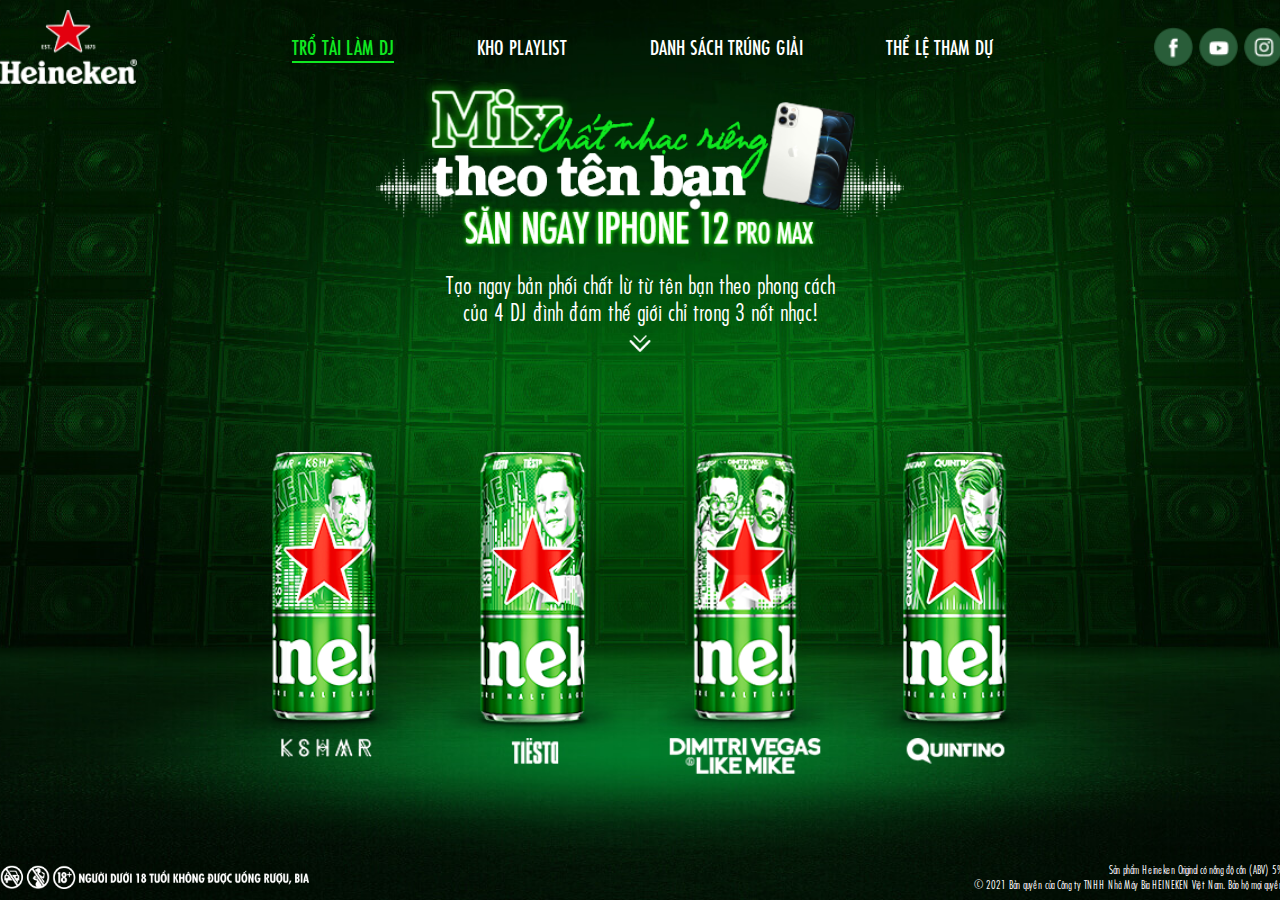
<file: index.html>
<!doctype html><html lang="vi"><head><meta charset="utf-8"><meta name="google" content="notranslate"><meta name="language" content="vi"><meta name="robots" content="index, follow"><meta name="author" content="Heineken"><meta name="viewport" content="width=device-width,initial-scale=1"><meta name="format-detection" content="telephone=no"><title>Heineken</title><meta name="description" content="Heineken"><meta name="keywords" content="Heineken"><meta name="theme-color" content="#fff"><meta property="og:title" content="Heineken"><meta property="og:description" content="Heineken"><meta property="og:type" content="website"><meta property="og:image" content="images/thumbnail.jpg"><meta property="og:site_name" content="Heineken"><meta property="og:locale" content="vi"><meta property="og:url" content="https://ui.stg.techable.vn/heineken/"><meta name="apple-mobile-web-app-capable" content="yes"><meta name="apple-mobile-web-app-status-bar-style" content="black-translucent"><meta name="apple-mobile-web-app-capable" content="yes"><meta name="apple-mobile-web-app-title" content="Heineken"><link rel="icon" href="images/favicon.png"><link rel="canonical" href="https://ui.stg.techable.vn/heineken/"><link rel="alternate" href="https://ui.stg.techable.vn/heineken/" hreflang="vi"><link rel="alternate" href="https://ui.stg.techable.vn/heineken/" hreflang="x-default"><link rel="preload" href="images/bg-popup.jpg" as="image" media="(min-width: 841px)"><link rel="preload" href="images/bg-popup-sp.jpg" as="image" media="(max-width: 840px)"><link rel="preload" as="font" crossorigin type="font/woff2" href="fonts/SVN-FuturaCondBoldItalic.woff2"><link rel="preload" as="font" crossorigin type="font/woff2" href="fonts/SVN-FuturaCondBook.woff2"><link rel="preload" as="font" crossorigin type="font/woff2" href="fonts/SVN-FuturaCondBookItalic.woff2"><link rel="preload" as="font" crossorigin type="font/woff2" href="fonts/SVN-FuturaCondMedium.woff2"><link rel="preload" as="font" crossorigin type="font/woff2" href="fonts/SVN-FuturaCondMediumItalic.woff2"><link rel="preload" as="font" crossorigin type="font/woff2" href="fonts/SVN-FuturaCondBold.woff2"><link rel="preload" as="font" crossorigin type="font/woff2" href="fonts/SVN-FuturaCondXBold.woff2"><link rel="preload" as="font" crossorigin type="font/woff2" href="fonts/SVN-FuturaCondXBoldItalic.woff2"><link rel="preload" as="font" crossorigin type="font/woff2" href="fonts/HeinekenSerifBold18demo.woff2"><link rel="preload" as="font" crossorigin type="font/woff2" href="fonts/LeoTypeface.woff2"><link href="css/index.css" rel="stylesheet" rel="preload" as="style"></head><body data-page="home"><div class="fs-loading"><div class="fs-waiting"></div><p>Hãy tắt chế độ im lặng để tận hưởng bản mix của mình nhé!</p></div><div class="page"><header class="header"><div class="header__inr"><div class="logo"><a href="index.html" class="fs-pic"><img loading="lazy" src="images/logo.png" alt="Heniken"></a></div><div class="fs-navigation"><div class="logo fs-sp"><a href="index.html" class="fs-pic"><img loading="lazy" src="images/logo.png" alt="Heniken"></a></div><ul><li data-nav="home"><a href="index.html" title="TRỔ TÀI LÀM DJ">TRỔ TÀI LÀM DJ</a></li><li data-nav="playlist"><a href="playlist.html" title="KHO PLAYLIST">KHO PLAYLIST</a></li><li data-nav="winner"><a href="list-winner.html" title="Danh Sách Trúng Giải">Danh Sách Trúng Giải</a></li><li data-nav="tnc"><a href="tnc.html" title="Thể Lệ Tham Dự">Thể Lệ Tham Dự</a></li></ul><div class="hdr-social fs-sp"><div class="hdr-inr"><a class="social-item fs-pic" href="https://www.facebook.com/TheWorldofHeineken" title="facebook" target="_blank"><img class="fs-sp" loading="lazy" src="images/facebook-sp.png" alt="facebook"> </a><a class="social-item fs-pic" href="https://www.youtube.com/" title="youtube" target="_blank"><img class="fs-sp" loading="lazy" src="images/youtube-sp.png" alt="youtube"> </a><a class="social-item fs-pic" href="https://www.instagram.com/" title="facebook" target="_blank"><img class="fs-sp" loading="lazy" src="images/instagram-sp.png" alt="instagram"></a></div></div></div><div class="hdr-social fs-pc"><div class="hdr-inr"><a class="social-item fs-pic" href="https://www.facebook.com/TheWorldofHeineken" title="facebook" target="_blank"><img class="fs-pc" loading="lazy" src="images/facebook.png" alt="facebook"> </a><a class="social-item fs-pic" href="https://www.youtube.com/" title="youtube" target="_blank"><img class="fs-pc" loading="lazy" src="images/youtube.png" alt="youtube"> </a><a class="social-item fs-pic" href="https://www.instagram.com/" title="facebook" target="_blank"><img class="fs-pc" loading="lazy" src="images/instagram.png" alt="instagram"></a></div></div><div class="icon__menu fs-sp"></div></div></header><div class="container"><div class="fs-section steps"><div class="step step__scan active"><div class="step_bg"></div><div class="headline"><div class="headline__pic"><div class="fs-pic headline__txt"><img loading="lazy" src="images/heading_ani.png" alt="Mix chất nhạc riêng theo tên bạn săn ngay iphone 12 promax"> <img class="heading_over" loading="lazy" src="images/heading_ani_over.png" alt="Mix chất nhạc riêng theo tên bạn săn ngay iphone 12 promax"></div><div class="heading__iphone"><img class="heading__iphone_12 heading__iphone_12--black" loading="lazy" src="images/iphone_heading_black.png" alt="iphone 12 promax"> <img class="heading__iphone_12 heading__iphone_12--white" loading="lazy" src="images/iphone_heading_white.png" alt="iphone 12 promax"></div></div><h1 class="headline__title">Tạo ngay bản phối chất lừ từ tên bạn theo phong cách<br>của 4 DJ đình đám thế giới chỉ trong 3 nốt nhạc!</h1><span class="arrow-down"></span></div><div class="scan__list"><div class="scan__list-slider swiper-container"><div class="swiper-wrapper"><div class="swiper-slide scan__item"><div class="fs-pic wave"><img loading="lazy" src="images/home/wave.png" alt="wave"><div class="wave_line full"><span></span> <span></span> <span></span> <span></span> <span></span> <span></span> <span></span> <span></span> <span></span> <span></span> <span></span> <span></span> <span></span> <span></span> <span></span> <span></span> <span></span> <span></span> <span></span> <span></span> <span></span> <span></span> <span></span> <span></span> <span></span> <span></span> <span></span> <span></span> <span></span> <span></span> <span></span> <span></span> <span></span> <span></span> <span></span> <span></span> <span></span> <span></span> <span></span> <span></span> <span></span> <span></span> <span></span> <span></span> <span></span> <span></span> <span></span> <span></span> <span></span> <span></span> <span></span> <span></span> <span></span> <span></span> <span></span> <span></span> <span></span> <span></span> <span></span> <span></span> <span></span> <span></span> <span></span> <span></span></div></div><div class="fs-pic headphone"><img loading="lazy" src="images/home/headphone.png" alt="headphone"></div><div class="fs-pic scan__pic"><img loading="lazy" src="images/home/kshmr.png" alt="KSHMR"></div><div class="scan__title"><img loading="lazy" src="images/home/kshmr_title.png" alt="KSHMR"></div><div class="scan__brief"><h2>KSHMR: "Phù thủy" EDM lừng danh</h2><button type="button" class="fs-but but-create"><span>TẠO BẢN MIX NGAY</span></button></div></div><div class="swiper-slide scan__item"><div class="fs-pic wave"><img loading="lazy" src="images/home/wave.png" alt="wave"><div class="wave_line full"><span></span> <span></span> <span></span> <span></span> <span></span> <span></span> <span></span> <span></span> <span></span> <span></span> <span></span> <span></span> <span></span> <span></span> <span></span> <span></span> <span></span> <span></span> <span></span> <span></span> <span></span> <span></span> <span></span> <span></span> <span></span> <span></span> <span></span> <span></span> <span></span> <span></span> <span></span> <span></span> <span></span> <span></span> <span></span> <span></span> <span></span> <span></span> <span></span> <span></span> <span></span> <span></span> <span></span> <span></span> <span></span> <span></span> <span></span> <span></span> <span></span> <span></span> <span></span> <span></span> <span></span> <span></span> <span></span> <span></span> <span></span> <span></span> <span></span> <span></span> <span></span> <span></span> <span></span> <span></span></div></div><div class="fs-pic headphone"><img loading="lazy" src="images/home/headphone.png" alt="headphone"></div><div class="fs-pic scan__pic"><img loading="lazy" src="images/home/tiesto.png" alt="TIESTO"></div><div class="scan__title"><img loading="lazy" src="images/home/tiesto_title.png" alt="KSHMR"></div><div class="scan__brief"><h2>Tiesto: DJ vĩ đại nhất mọi thời đại</h2><button type="button" class="fs-but but-create"><span>TẠO BẢN MIX NGAY</span></button></div></div><div class="swiper-slide scan__item"><div class="fs-pic wave"><img loading="lazy" src="images/home/wave.png" alt="wave"><div class="wave_line full"><span></span> <span></span> <span></span> <span></span> <span></span> <span></span> <span></span> <span></span> <span></span> <span></span> <span></span> <span></span> <span></span> <span></span> <span></span> <span></span> <span></span> <span></span> <span></span> <span></span> <span></span> <span></span> <span></span> <span></span> <span></span> <span></span> <span></span> <span></span> <span></span> <span></span> <span></span> <span></span> <span></span> <span></span> <span></span> <span></span> <span></span> <span></span> <span></span> <span></span> <span></span> <span></span> <span></span> <span></span> <span></span> <span></span> <span></span> <span></span> <span></span> <span></span> <span></span> <span></span> <span></span> <span></span> <span></span> <span></span> <span></span> <span></span> <span></span> <span></span> <span></span> <span></span> <span></span> <span></span></div></div><div class="fs-pic headphone"><img loading="lazy" src="images/home/headphone.png" alt="headphone"></div><div class="fs-pic scan__pic"><img loading="lazy" src="images/home/dimitri.png" alt="DIMITRI"></div><div class="scan__title"><img loading="lazy" src="images/home/dimitri_title.png" alt="KSHMR"></div><div class="scan__brief"><h2>DVLM: “Cỗ máy” tạo hit EDM thế giới</h2><button type="button" class="fs-but but-create"><span>TẠO BẢN MIX NGAY</span></button></div></div><div class="swiper-slide scan__item"><div class="fs-pic wave"><img loading="lazy" src="images/home/wave.png" alt="wave"><div class="wave_line full"><span></span> <span></span> <span></span> <span></span> <span></span> <span></span> <span></span> <span></span> <span></span> <span></span> <span></span> <span></span> <span></span> <span></span> <span></span> <span></span> <span></span> <span></span> <span></span> <span></span> <span></span> <span></span> <span></span> <span></span> <span></span> <span></span> <span></span> <span></span> <span></span> <span></span> <span></span> <span></span> <span></span> <span></span> <span></span> <span></span> <span></span> <span></span> <span></span> <span></span> <span></span> <span></span> <span></span> <span></span> <span></span> <span></span> <span></span> <span></span> <span></span> <span></span> <span></span> <span></span> <span></span> <span></span> <span></span> <span></span> <span></span> <span></span> <span></span> <span></span> <span></span> <span></span> <span></span> <span></span></div></div><div class="fs-pic headphone"><img loading="lazy" src="images/home/headphone.png" alt="headphone"></div><div class="fs-pic scan__pic"><img loading="lazy" src="images/home/quintino.png" alt="QUINTINO"></div><div class="scan__title"><img loading="lazy" src="images/home/quintino_title.png" alt="KSHMR"></div><div class="scan__brief"><h2>Quintino: "Hoàng tử" dòng nhạc Bigroom</h2><button type="button" class="fs-but but-create"><span>TẠO BẢN MIX NGAY</span></button></div></div></div></div><div class="swiper-button-prev fs-sp"></div><div class="swiper-button-next fs-sp"></div></div></div><div class="step step__mix"><div class="step_bg"></div><div class="headline"><h2 class="headline__title--small">Mix Nhạc Theo Tên Bạn</h2></div><div class="mix_circle"><img loading="lazy" src="images/home/mix_circle.png" alt="circle"></div><div class="stand__box--product"><div class="stand__box--pic"><div class="fs-pic stand__item--wave"><img loading="lazy" src="images/home/wave_mix.png" alt="wave"><div class="wave_line wave_line__left"><span></span> <span></span> <span></span> <span></span> <span></span> <span></span> <span></span> <span></span> <span></span> <span></span> <span></span> <span></span> <span></span> <span></span> <span></span> <span></span> <span></span> <span></span> <span></span> <span></span> <span></span> <span></span> <span></span> <span></span> <span></span> <span></span> <span></span> <span></span> <span></span> <span></span> <span></span> <span></span> <span></span> <span></span> <span></span> <span></span> <span></span> <span></span> <span></span> <span></span> <span></span> <span></span> <span></span> <span></span> <span></span> <span></span> <span></span> <span></span> <span></span> <span></span> <span></span> <span></span> <span></span> <span></span></div><div class="wave_line wave_line__right"><span></span> <span></span> <span></span> <span></span> <span></span> <span></span> <span></span> <span></span> <span></span> <span></span> <span></span> <span></span> <span></span> <span></span> <span></span> <span></span> <span></span> <span></span> <span></span> <span></span> <span></span> <span></span> <span></span> <span></span> <span></span> <span></span> <span></span> <span></span> <span></span> <span></span> <span></span> <span></span> <span></span> <span></span> <span></span> <span></span> <span></span> <span></span> <span></span> <span></span> <span></span> <span></span> <span></span> <span></span> <span></span> <span></span> <span></span> <span></span> <span></span> <span></span> <span></span> <span></span> <span></span> <span></span></div></div><div class="fs-pic stand__item--headphone"><img loading="lazy" src="images/home/headphone.png" alt="wave"></div><div class="fs-pic stand__item--text"><img loading="lazy" src="images/home/stand_text.png" alt="Heniken"></div><div class="fs-pic stand__item--can"><img loading="lazy" src="images/home/dimitri_mix.png" alt="QUINTINO"></div></div><div class="create__mix"><p>nhập tên để tạo bản mix</p><span class="arrow-down"></span></div></div><div class="dj__box"><div class="dj__pic"><div class="dj__ctn"><div class="dj__speak"><div class="fs-pic dj__speak--item-left"><img loading="lazy" src="images/home/speak__circle-left.png" alt="speak dj"> <img class="speak_dj speak_dj_under" loading="lazy" src="images/home/speak__circle-left.png" alt="speak dj"> <img class="speak_dj speak_dj_over" loading="lazy" src="images/home/speak__circle-left.png" alt="speak dj"></div><div class="fs-pic dj__speak--item-right"><img loading="lazy" src="images/home/speak__circle-right.png" alt="speak dj"> <img class="speak_dj speak_dj_under" loading="lazy" src="images/home/speak__circle-right.png" alt="speak dj"> <img class="speak_dj speak_dj_over" loading="lazy" src="images/home/speak__circle-right.png" alt="speak dj"></div></div><div class="dj__audio_text">PHỐI NHẠC CỤ ĐỂ TẠO BẢN MIX ĐỘC NHẤT</div><div class="dj__control"><div class="list__musical"><div class="item__musical item__musical--1"><div class="fs-pic"><img loading="lazy" src="images/musical/icon-bass.png" alt="bass"></div></div><div class="item__musical item__musical--2"><div class="fs-pic"><img loading="lazy" src="images/musical/icon-hi-hat.png" alt="hi hat"></div></div><div class="item__musical item__musical--3"><div class="fs-pic"><img loading="lazy" src="images/musical/icon-drum.png" alt="drum"></div></div><div class="item__musical item__musical--4"><div class="fs-pic"><img loading="lazy" src="images/musical/icon-beat.png" alt="beat"></div></div></div><div class="dj__control_list"><div class="dj__control_item"><div id="slider-vertical--guita"></div><div class="dj__control--number dj__control--number-guita"></div></div><div class="dj__control_item"><div id="slider-vertical--trumpet"></div><div class="dj__control--number dj__control--number-trumpet"></div></div><div class="dj__control_item"><div id="slider-vertical--drum"></div><div class="dj__control--number dj__control--number-drum"></div></div><div class="dj__control_item"><div id="slider-vertical--shake"></div><div class="dj__control--number dj__control--number-shake"></div></div></div></div><div class="dj__but--finish"><button type="button" class="fs-but but-finsish"><span>HOÀN THÀNH</span></button></div><div class="dj__box_name"><div class="dj__box_name--txt"><div class="dj__box_name--user"><span class="dj__arrow dj__arrow-left"></span><div class="dj__name--user"><input id="name__user_play" type="text" maxlength="10"> <span class="cursor">|</span></div><span class="dj__arrow dj__arrow-right"></span></div></div><div class="dj__box_name--icon"><span class="dj__check"></span></div></div><div class="dj__box_audio play-music"><div class="dj__audio-button"><div class="audio__button-pic"><span class="audio__button--control"></span></div><div class="time__audio">00:00</div></div><div class="dj__wave--audio"><div class="fs-pic wave__audio--pic"><img loading="lazy" src="images/home/wave_music.png" alt="wave music"> <img class="dj_wave dj_wave_under" loading="lazy" src="images/home/wave_music.png" alt="wave music"> <img class="dj_wave dj_wave_over" loading="lazy" src="images/home/wave_music.png" alt="wave music"></div></div></div></div><div class="fs-pic dj__table"><picture><source media="(min-width: 841px)" srcset="images/home/dj_mask.png"><source media="(max-width: 840px)" srcset="images/home/dj_mask_sp.png"><img class="dj__pic--mask" src="images/home/dj_mask.png" alt="BẠN ĐỦ TUỔI đi “quẩy” CHƯA?"></picture><picture><source media="(min-width: 841px)" srcset="images/home/dj.png"><source media="(max-width: 840px)" srcset="images/home/dj_sp.png"><img class="dj__pic--main" src="images/home/dj.png" alt="BẠN ĐỦ TUỔI đi “quẩy” CHƯA?"></picture></div></div></div></div><div class="step step__finish"><div class="share__box__capture" id="box__share_fb"><div class="fs-pic share__bg"></div><div class="headline"><h2 class="headline__title--small">Nghe thử bản Mix<br>của <span>DJ Quân</span></h2></div><div class="stand__box--product"><div class="stand__box--pic"><div class="fs-txt stand__item--nameuser"><p>DJ<br><span class="nameuser">Quan Do</span></p><p>LIMITED MIX</p></div></div></div></div><div class="step_bg"></div><div class="headline"><h2 class="headline__title--small">Nghe thử bản Mix<br>của <span>DJ Quân</span></h2></div><div class="finish_circle"><img loading="lazy" src="images/home/finish_circle.png" alt="circle"></div><div class="stand__box--product"><div class="stand__box--pic"><div class="fs-pic stand__item--wave"><img loading="lazy" src="images/home/wave_can.png" alt="wave"><div class="wave_line wave_line__left"><span></span> <span></span> <span></span> <span></span> <span></span> <span></span> <span></span> <span></span> <span></span> <span></span> <span></span> <span></span> <span></span> <span></span> <span></span> <span></span> <span></span> <span></span> <span></span> <span></span> <span></span> <span></span> <span></span> <span></span> <span></span> <span></span> <span></span> <span></span> <span></span> <span></span> <span></span> <span></span> <span></span> <span></span> <span></span> <span></span> <span></span> <span></span> <span></span> <span></span> <span></span> <span></span> <span></span> <span></span> <span></span> <span></span> <span></span> <span></span> <span></span> <span></span> <span></span> <span></span> <span></span> <span></span></div><div class="wave_line wave_line__right"><span></span> <span></span> <span></span> <span></span> <span></span> <span></span> <span></span> <span></span> <span></span> <span></span> <span></span> <span></span> <span></span> <span></span> <span></span> <span></span> <span></span> <span></span> <span></span> <span></span> <span></span> <span></span> <span></span> <span></span> <span></span> <span></span> <span></span> <span></span> <span></span> <span></span> <span></span> <span></span> <span></span> <span></span> <span></span> <span></span> <span></span> <span></span> <span></span> <span></span> <span></span> <span></span> <span></span> <span></span> <span></span> <span></span> <span></span> <span></span> <span></span> <span></span> <span></span> <span></span> <span></span> <span></span></div></div><div class="fs-pic stand__item--headphone"><img loading="lazy" src="images/home/headphone.png" alt="headphone"></div><div class="fs-pic stand__item--text"><img loading="lazy" src="images/home/stand_text.png" alt="Heniken"></div><div class="fs-pic stand__item--can"><img loading="lazy" src="images/home/dimitri_mix_finish.png" alt="QUINTINO"></div><div class="fs-txt stand__item--nameuser"><p>DJ<br><span class="nameuser">Quan Do</span></p><p>LIMITED MIX</p></div></div></div><div class="wrap__box_audio"><div class="dj__box_audio play-music"><div class="dj__audio-button"><div class="audio__button-pic"><span class="audio__button--control pause"></span></div><div class="time__audio">00:00</div></div><div class="dj__wave--audio"><div class="fs-pic wave__audio--pic"><img loading="lazy" src="images/home/wave_music6.png" alt="wave music"> <img class="dj_wave dj_wave_under" loading="lazy" src="images/home/wave_music6.png" alt="wave music"> <img class="dj_wave dj_wave_over" loading="lazy" src="images/home/wave_music6.png" alt="wave music"></div></div></div></div><div class="share__box"><h2>Chia Sẻ Ngay Để Có Cơ Hội Nhận Quà Tặng Đặc Biệt Từ Heineken</h2><div class="share__but"><button type="button" class="fs-but but-share" id="but__share"><span>CHIA SẺ NGAY</span></button> <button type="button" class="fs-but but-ar"><span>TẠO BẢN MIX CỦA BẠN</span></button></div><div class="extra__box"><div class="extra__box--item extra__box--download">TẢI NHẠC CHẤT CỦA BẠN</div><div class="extra__box--item extra__box--recreate">TẠO LẠI</div></div></div></div><div class="step step__winner"><div class="step_bg"></div><div class="headline"><h2 class="headline__title--small">Hàng ngàn quà tặng đang đợi bạn!</h2></div><div class="prize__box"><div class="prize__wrap"><div class="fs-pic prize__product"><img class="light_under" loading="lazy" src="images/home/prize_gift_light.png" alt="01 Loa Harman Kardon Onyx 6"> <img loading="lazy" src="images/home/prize_gift.png" alt="01 Loa Harman Kardon Onyx 6"></div><div class="prize__txt"><div class="small__title">Vui lòng nhập thông tin<br>để săn quà Heineken Top DJs.</div></div></div></div><div class="prize__form"><div class="fs-group"><div class="col__wrap"><div class="col"><div class="fs-caption">THÔNG TIN CÁ NHÂN</div></div><div class="col"><div class="col-inr"><label class="fs-hide-label"><input type="text" name="prizeNumberPhone" placeholder="Số Điện Thoại"></label></div><div class="col-inr"><label class="fs-hide-label"><input type="text" name="prizeEmailPhone" placeholder="Email"></label></div></div></div></div><div class="fs-group margin_65_sp"><div class="col__wrap"><div class="col"></div><div class="col"><div class="col-inr"><label class="fs-hide-label"><input name="prizeIdNumber" type="text" placeholder="Chứng Minh Nhân Dân"></label></div><div class="col-inr"></div></div></div></div><div class="fs-group"><div class="col__wrap"><div class="col"><div class="fs-caption">ĐỊA CHỈ LIÊN HỆ</div></div><div class="col"><div class="col-inr"><label class="fs-hide-label"><input name="prizeAddress" type="text" placeholder="Số Nhà / Tên Đường"></label></div><div class="col-inr"><div class="fs__select"><div class="select__header"><span>Thành Phố / Tỉnh</span></div><div class="fs__select__box"><ul><li data-target="00">Thành Phố/Tỉnh</li><li data-target="01">Quận 1</li><li data-target="02">Quận 2</li><li data-target="04">Quận 3</li><li data-target="05">Quận 4</li><li data-target="06">Quận 5</li><li data-target="07">Quận 6</li><li data-target="08">Quận 7</li><li data-target="09">Quận 8</li><li data-target="10">Quận 9</li><li data-target="11">Quận 10</li><li data-target="12">Quận 11</li></ul></div></div></div></div></div></div><div class="fs-group"><div class="col__wrap"><div class="col"></div><div class="col margin_37_sp"><div class="col-inr"><div class="fs__select"><div class="select__header"><span>Quận / Huyện</span></div><div class="fs__select__box"><ul><li data-target="00">Thành Phố/Tỉnh</li><li data-target="01">Quận 1</li><li data-target="02">Quận 2</li><li data-target="04">Quận 3</li></ul></div></div></div><div class="col-inr"><div class="fs__select"><div class="select__header"><span>Phường / Xã</span></div><div class="fs__select__box"><ul><li data-target="00">Thành Phố/Tỉnh</li><li data-target="01">Quận 1</li><li data-target="02">Quận 2</li><li data-target="04">Quận 3</li></ul></div></div></div></div></div></div><div class="fs-group margin_45_sp"><div class="col__wrap"><div class="col"></div><div class="col"><div class="col-inr"><div class="fs-checkbox"><input type="checkbox" name="chk_tnc" id="chk_tnc" checked="checked"> <label for="chk_tnc">Tôi đồng ý với <a href="tnc.html" title="thể lệ tham dự">thể lệ tham dự</a><br class="fs-pc">của chương trình</label></div></div><div class="col-inr show__error"><div class="capcha__box"><div id="reCapcha" class="g-recaptcha" data-sitekey="6LeeyhkbAAAAAJetpv8xwfmBDpvzwqt5yOmWACYm"></div></div></div></div></div></div><div class="fs-group"><div class="col__wrap"><div class="col"></div><div class="col has-but"><button type="button" class="fs-but but-submit"><span>HOÀN TẤT</span></button></div></div></div></div></div><div class="step step__prize"><div class="step_bg"></div><div class="prize__flex"><div class="prize__flex_inr"><div class="prize__flex_box"><div class="prize__inr"><div class="prize__win__box"><div class="prize__win_heading">Yayyy...<br>Phần quà này đã thuộc về bạn!</div><div class="prize__win_pic"><div class="fs-pic prize__gift"><img loading="lazy" src="images/home/prize_sound.png" alt="Phần quà này đã thuộc về bạn!"></div></div><div class="prize__win_brief"><h2>01 Loa Harman Kardon Onyx 6</h2><p>Đừng quên kiểm tra email và phản hồi trong vòng 14 ngày<br>để hoàn tất thủ tục nhận giải thưởng nhé!</p></div><div class="prize__but"><button type="button" class="fs-but but-create"><span>TẠO BẢN MIX MỚI</span></button></div></div><div class="prize__notwin__box"><div class="prize__notwin_heading">Oops! Hụt giải ngày rồi<br>nhưng <span>giải tuần</span> vẫn còn nhé</div><div class="prize__notwin_pic"><div class="fs-pic prize__notwin_table"><img loading="lazy" src="images/home/man_dj_table.png" alt="table dj"></div><div class="fs-pic prize__notwin_wave"><img loading="lazy" src="images/home/wave_can.png" alt="wave"></div><div class="fs-pic prize__notwin_headphone"><img loading="lazy" src="images/home/headphone.png" alt="headphone"></div><div class="fs-pic prize__notwin_text"><img loading="lazy" src="images/home/stand_text.png" alt="Heniken"></div><div class="fs-pic prize__notwin_can"><img loading="lazy" src="images/home/dimitri_mix.png" alt="QUINTINO"></div><div class="fs-txt prize__notwin_user"><p>DJ<br><span class="nameuser">QuanDo</span></p><p>LIMITED MIX</p></div></div><div class="prize__notwin_brief"><p>Cảm ơn bạn đã tham gia Mix Chất Nhạc Riêng cùng Top DJ Thế Giới. Heineken sẽ<br class="fs-pc">gởi email đến địa chỉ quando@email.com nếu bạn may mắn trúng giải tuần.</p></div><div class="prize__but"><button type="button" class="fs-but but-create"><span>TẠO BẢN MIX MỚI</span></button></div></div></div></div><div class="prize__flex_box"><div class="prize__inr"><div class="prize__exper_pic"><div class="fs-pic prize__table--dj"><img loading="lazy" src="images/home/man_dj_table.png" alt="table dj"></div><div class="fs-pic prize__man--headphone"><img loading="lazy" src="images/home/headphone.png" alt="DIMITRI headphone dj"></div><div class="fs-pic prize__man--dj"><img loading="lazy" src="images/home/man_dj.png" alt="DIMITRI man"></div><div class="fs-pic prize__man--can"><img loading="lazy" src="images/home/dimitri.png" alt="DIMITRI can"></div></div><div class="prize__exper_brief"><div class="prize__brief_heading"><div class="fs-pic"><picture><source media="(min-width: 841px)" srcset="images/home/man_dj_heading.png"><source media="(max-width: 840px)" srcset="images/home/man_dj_heading_sp.png"><img loading="lazy" src="images/home/man_dj_heading.png" alt="Trải nghiệm lon nhạc thực tế ảo"></picture></div></div><div class="prize__brief_txt"><p>Khám phá <span>âm nhạc AR đỉnh cao</span><br class="fs-pc">phát trên lon <span>Heineken Top DJ</span><br>và săn hàng ngàn<br class="fs-sp">quà tặng cực</p></div><div class="prize__brief_but"><a href="javascript:void(0);" class="fs-but but-ar"><span>BẮT ĐẦU NGAY</span></a></div></div></div></div></div></div></div></div></div><footer class="footer"><div class="footer__inr"><div class="fs-pic"><img loading="lazy" src="images/rule_footer.png" alt="Người dưới 18 tuổi không được uống rượu, bia"></div><p>Sản phẩm Heineken Original có nồng độ cồn (ABV) 5%<br>© 2021 Bản quyền của Công ty TNHH Nhà Máy Bia HEINEKEN Việt Nam. Bảo hộ mọi quyền</p></div></footer><div class="popup-overlay" style="display: none"><div class="popup-inr age__popup"><div class="bg__pic"><div class="fs-pic"><picture><source media="(min-width: 841px)" srcset="images/bg-popup.jpg"><source media="(max-width: 840px)" srcset="images/bg-popup-sp.jpg"><img src="images/bg-popup.jpg" alt="BẠN ĐỦ TUỔI đi “quẩy” CHƯA?"></picture></div></div><div class="fs-box"><div class="logo-pop"><div class="fs-pic"><img loading="lazy" src="images/logo.png" alt="heniken"></div></div><div class="ctn__pop"><h2>BẠN ĐỦ TUỔI đi “quẩy” CHƯA?</h2><div class="age__box"><a href="javascript:void(0);" class="age__item age__item--play active"><p>CHƠI!</p><span>EM DƯ 18.</span> </a><a href="age.html" class="age__item"><p>HOY</p><span>EM CHƯA 18.</span></a></div><div class="age__checkbox"><div class="fs-checkbox"><input type="checkbox" name="chk_agree" id="chk_agree" checked="checked"> <label for="chk_agree">Tôi đã đọc và đồng ý với các <a class="open__popup__tnc" href="javascript:void(0);" title="điều khoản bảo mật thông tin">điều khoản bảo mật thông tin</a></label></div><div class="fs-checkbox"><input type="checkbox" name="chk_cookie" id="chk_cookie" checked="checked"> <label for="chk_cookie">Tôi đã đọc và đồng ý với <a class="open__popup__cookie" href="javascript:void(0);" title="chính sách cookie">chính sách cookie</a></label></div></div></div></div><div class="speaker"><img loading="lazy" src="images/speaker.png" alt="speaker"></div></div><div class="popup-inr tnc_popup by__tnc"><div class="close__modal_tnc"></div><div class="popup__tnc__inr"><div class="modal__ctn_detail"><div class="modal__title">THÔNG BÁO VỀ QUYỀN RIÊNG TƯ<br>Trổ tài làm DJ cùng Heineken</div><p><strong>1. Tổng quan</strong></p><p>Chính sách bảo vệ quyền riêng tư này áp dụng cho các trang web/ ứng dụng của Công ty TNHH Nhà Máy Bia HEINEKEN Việt Nam (“HVN”) dành riêng cho người dùng sử dụng trang web “Trổ tài làm DJ cùng Heineken” mà HVN và các Công ty liên kết và / hoặc Chi nhánh của HVN sẽ thu thập thông tin cá nhân nhất định. Vui lòng đọc Chính sách quyền riêng tư này một cách cẩn thận vì nó chứa những thông tin quan trọng để giúp bạn hiểu các thông lệ của chúng tôi về bất kỳ thông tin cá nhân nào bạn cung cấp cho chúng tôi (“Dữ liệu cá nhân”). Công ty TNHH Nhà Máy Bia HEINEKEN Việt Nam ("chúng tôi ") là Bên kiểm soát Dữ liệu cá nhân được thu thập và xử lý.</p><p>Chúng tôi tôn trọng quyền riêng tư của bạn và chúng tôi cam kết bảo mật Dữ liệu cá nhân của bạn và quản lý dữ liệu bằng trách nhiệm pháp lý của chúng tôi theo quy định về bảo vệ dữ liệu hiện hành.</p><p><strong>2. Dữ liệu cá nhân nào chúng tôi thu thập và cách chúng tôi sử dụng Dữ liệu cá nhân của bạn</strong></p><p>Chúng tôi nhận hoặc thu thập Dữ liệu cá nhân, như được mô tả bên dưới, khi bạn sử dụng các dịch vụ tại trang web của chúng tôi. Nếu bạn không muốn chúng tôi thu thập và xử lý Dữ liệu (Cá nhân) của bạn, bạn không thể sử dụng một số dịch vụ trên trang Web/ứng dụng của chúng tôi.</p><p>Chúng tôi đã xác định Dữ liệu cá nhân mà chúng tôi thu thập, mục đích sử dụng Dữ liệu cá nhân và chúng tôi sẽ giữ lại Dữ liệu cá nhân của bạn trong bao lâu:</p><p><strong>1.</strong> Đăng ký và tạo một tài khoản trên trang web “Trổ tài làm DJ cùng Heineken” của chúng tôi. Khi tạo tài khoản trong trang web “Trổ tài làm DJ cùng Heineken” của chúng tôi, bạn sẽ được yêu cầu cung cấp cho chúng tôi họ tên, ngày tháng năm sinh, số điện thoại, email của bạn. Việc tạo một tài khoản là cần thiết để đăng nhập vào trang web “Trổ tài làm DJ cùng Heineken”. Chúng tôi sẽ giữ lại thông tin tài khoản đăng nhập của bạn miễn là bạn chủ động sử dụng tài khoản của mình. Sau khoảng thời gian 90 ngày không hoạt động, chúng tôi sẽ xóa tài khoản của bạn. Để xóa tài khoản của bạn, vui lòng liên hệ với chúng tôi theo địa chỉ email <a href="mailto:privacyvn@heineken.com" title="privacyvn@heineken.com">privacyvn@heineken.com.</a></p><p><strong>2.</strong> Quản lý truy cập, tặng thưởng và tích điểm cho người chơi truy cập trang web “Trổ tài làm DJ cùng Heineken” của chúng tôi để trải nghiệm những giá trị mà chúng tôi mong muốn đem lại cho người chơi. Để trao giải thưởng cho bạn, chúng tôi sẽ cần bạn cung cấp những thông tin sau: họ tên, số điện thoại, email, bản sao CMND, địa chỉ nhận thưởng. Dữ liệu Cá nhân này sẽ được chúng tôi lưu giữ trong 2 năm.</p><p>Chúng tôi không xử lý bất kỳ Danh mục Dữ liệu cá nhân đặc biệt nào về bạn (bao gồm thông tin chi tiết về chủng tộc hoặc sắc tộc, tín ngưỡng hoặc triết học, khuynh hướng tình dục, quan điểm chính trị, tư cách thành viên công đoàn, thông tin về sức khỏe hoặc dữ liệu sinh trắc học của bạn), cũng như không chúng tôi xử lý bất kỳ thông tin nào về kết án và tội phạm hình sự.</p><p><strong>3. Cách chúng tôi chia sẻ Dữ liệu cá nhân của bạn</strong></p><p>Chúng tôi có thể cần chia sẻ Dữ liệu cá nhân với các bên thứ ba để giúp chúng tôi cung cấp dịch vụ và sản phẩm cho bạn và để chạy trang web của chúng tôi. Các bên thứ ba là:</p><p>- Nhà cung cấp phần mềm lưu trữ dữ liệu của chúng tôi có trụ sở tại Việt Nam, là một bên lưu trữ an toàn dữ liệu khách hàng thu được đại diện cho chúng tôi;</p><p>- Trong trường hợp HEINEKEN bán tất cả hoặc một số tài sản hoặc cổ phần của tập đoàn HEINEKEN mà Dữ liệu cá nhân được chuyển cho bên thứ ba, Dữ liệu cá nhân của bạn có thể được cung cấp cho bên thứ ba này;</p><p>- Ngoài ra, chúng tôi có thể sử dụng, tiết lộ hoặc chuyển thông tin của bạn cho một công ty liên kết thuộc tập đoàn HEINEKEN trong trường hợp tái tổ chức, sáp nhập, bán, liên doanh, chuyển nhượng hoặc xử lý khác đối với tất cả hoặc bất kỳ phần nào trong kinh doanh, tài sản hoặc cổ phiếu của chúng tôi (bao gồm cả liên quan đến bất kỳ thủ tục phá sản hoặc thủ tục tương tự).</p><p>Các bên thứ ba này có thể được đặt tại Liên minh châu Âu hoặc các quốc gia khác trong Khu vực kinh tế châu Âu (“EEA”) hoặc các nơi khác trên thế giới. Dữ liệu cá nhân được chúng tôi lưu trữ bên trong EEA và chúng tôi sẽ đảm bảo mức độ bảo vệ đầy đủ. Chúng tôi yêu cầu các nhà cung cấp dịch vụ sử dụng các biện pháp phù hợp để bảo vệ tính bảo mật và bảo mật của Dữ liệu cá nhân.</p><p>Chúng tôi cũng có thể cần cung cấp Dữ liệu cá nhân cho các cơ quan thực thi pháp luật để tuân thủ mọi nghĩa vụ pháp lý hoặc lệnh của tòa án.</p><p><strong>• Lưu giữ Dữ liệu cá nhân của bạn</strong></p><p>Chúng tôi sẽ lưu giữ Dữ liệu cá nhân của bạn theo yêu cầu về mặt pháp lý hoặc cần thiết để cung cấp cho bạn bất kỳ dịch vụ nào được yêu cầu hoặc cho bất kỳ mục đích nào khác được liệt kê trong Chính sách này. Các điều khoản lưu giữ cụ thể được liệt kê trong Chính sách này cho từng mục đích liên quan. Chúng tôi sẽ thực hiện các bước hợp lý để hủy hoặc hủy nhận dạng Dữ liệu cá nhân mà chúng tôi giữ nếu không còn cần thiết cho các mục đích nêu trên hoặc sau khi hết thời hạn lưu giữ được xác định.</p><p><strong>• Cookies</strong></p><p>Một phần chính của thông tin được đề cập trong Chính sách bảo vệ quyền riêng tư này được thu thập thông qua việc chúng tôi sử dụng cookie và các kỹ thuật tương tự. Cookie là các tệp văn bản nhỏ chứa một lượng nhỏ thông tin được tải xuống và có thể được lưu trữ trên thiết bị người dùng của bạn, ví dụ: máy tính, điện thoại thông minh hoặc bàn của bạn. Các kỹ thuật chúng tôi sử dụng có thể tương tự như cookie là theo dõi pixel, tập lệnh Java, thẻ và đèn hiệu web. Những cookie và kỹ thuật tương tự này đôi khi cần thiết để ghi nhớ cài đặt tài khoản, ngôn ngữ và quốc gia của bạn, nhưng cũng cho phép chúng tôi đo lường và phân tích hành vi của bạn trên trang web/ứng dụng của chúng tôi và để hiển thị cho bạn quảng cáo được cá nhân hóa trên trang web của chúng tôi hoặc trên trang web/ứng dụng của bên thứ ba. Nếu cần, bạn sẽ được yêu cầu đồng ý sử dụng cookie của chúng tôi. Để xem thêm thông tin về những cookie chúng tôi sử dụng và cách chúng tôi sử dụng chúng, vui lòng xem Chính sách cookie riêng biệt của chúng tôi bằng cách gửi yêu cầu cho chúng tôi qua email <a href="mailto:privacyvn@heineken.com">privacyvn@heineken.com</a></p><p><strong>• Quyền riêng tư của trẻ em</strong></p><p>Trang web này không dành cho những người sử dụng dưới 18 tuổi. Chúng tôi không cố ý thu thập Dữ liệu cá nhân từ các cá nhân dưới 18 tuổi.</p><p><strong>• Lựa chọn và quyền của bạn</strong></p><p>Nếu Dữ liệu cá nhân của bạn đã hoặc phải tuân theo GDPR của Liên Minh Châu Âu (Quy định bảo vệ dữ liệu chung) hoặc trong phạm vi áp dụng theo quy định của pháp luật hiện hành về bảo vệ dữ liệu cá nhân, bạn có quyền yêu cầu quyền truy cập và xóa Dữ liệu cá nhân của mình, để phản đối, yêu cầu hạn chế xử lý, để nhận tổng quan về Dữ liệu cá nhân mà bạn đã cung cấp cho chúng tôi theo định dạng có cấu trúc, thường được sử dụng và có thể đọc bằng máy. Tất cả các quyền của bạn phải tuân theo luật bảo vệ dữ liệu hiện hành và các luật và quy định có liên quan khác, theo Quy trình bảo mật Dữ liệu cá nhân của HEINEKEN và các hướng dẫn khác của HEINEKEN. Tuy nhiên, bạn luôn có quyền không đồng ý việc chúng tôi sử dụng Dữ liệu cá nhân của bạn để liên lạc tiếp thị trực tiếp và khi bạn làm như vậy, chúng tôi sẽ đáp ứng yêu cầu của bạn. Trường hợp bạn đã đồng ý cho chúng tôi sử dụng Dữ liệu cá nhân của bạn, bạn có quyền rút lại sự đồng ý của bạn mà không ảnh hưởng đến tính hợp pháp của việc chúng tôi sử dụng Dữ liệu này trước khi bạn yêu cầu rút lại. Xin lưu ý rằng nếu bạn sử dụng (một số) các lựa chọn và quyền của mình, bạn không thể sử dụng toàn bộ hoặc một phần các dịch vụ trên trang web/ứng dụng của chúng tôi nữa.</p><p><strong>• Cập nhật</strong></p><p>Chúng tôi sẽ rà soát lại và cập nhật Chính sách quyền riêng tư này theo thời gian. Mọi thay đổi đối với Chính sách quyền riêng tư này sẽ được đăng trên trang web/ứng dụng của chúng tôi và sẽ được thông báo cho bạn trong khoảng thời gian phù hợp.</p><p><strong>• Liên lạc</strong></p><p>Nếu bạn muốn thực hiện bất kỳ quyền nào được liệt kê ở trên, bạn có thể liên hệ với chúng tôi qua địa chỉ email <a href="mailto:privacyvn@heineken.com">privacyvn@heineken.com</a>. Xin lưu ý rằng chúng tôi có thể yêu cầu bằng chứng về danh tính. Nếu bạn có bất kỳ câu hỏi nào khác, phản đối việc chúng tôi sử dụng Dữ liệu cá nhân của bạn hoặc khiếu nại về Chính sách bảo mật Dữ liệu cá nhân này hoặc về việc chúng tôi xử lý Dữ liệu cá nhân của bạn, bạn có thể liên hệ với chúng tôi qua địa chỉ email <a href="mailto:privacyvn@heineken.com">privacyvn@heineken.com</a>.</p><p>HEINEKEN International B.V. là Bên kiểm soát dữ liệu đối với Dữ liệu cá nhân được xử lý cho mục đích chiến lược tổng quan. Nếu bạn có bất kỳ câu hỏi nào, phản đối việc chúng tôi sử dụng Dữ liệu cá nhân của bạn hoặc muốn sử dụng bất kỳ quyền Dữ liệu cá nhân nào của bạn hoặc gửi khiếu nại về việc sử dụng Dữ liệu cá nhân này hoặc về việc xử lý Dữ liệu cá nhân của bạn, vui lòng liên hệ với chúng tôi qua địa chỉ email <a href="mailto:privacyvn@heineken.com">privacyvn@heineken.com</a> với yêu cầu Dữ liệu cá nhân.</p></div></div></div><div class="popup-inr tnc_popup by__cookie"><div class="close__modal_tnc"></div><div class="popup__tnc__inr"><div class="modal__ctn_detail"><div class="modal__title">CHÍNH SÁCH COOKIE</div><p><strong>1. COOKIE LÀ GÌ</strong></p><p>Công ty TNHH Nhà máy bia HEINEKEN Việt Nam, tọa lạc tại Tầng 18 & 19, Tháp VietcomBank, số 5 Công Trường Mê Linh, Phường Bến Nghệ, Quận 1, Thành phố Hồ Chí Minh, Việt Nam ('HEINEKEN' hoặc “chúng tôi”) sử dụng cookie để cung cấp cho bạn một trải nghiệm trực tuyến tốt hơn. Để sử dụng toàn bộ trang web của HEINEKEN (‘Trang web'), bạn sẽ cần chấp nhận cookie trên máy tính, máy tính bảng hoặc điện thoại di động của bạn. Chúng tôi thấy rằng điều quan trọng là bạn biết cookie nào Trang web của chúng tôi sử dụng và cho mục đích gì. Điều này sẽ giúp bảo vệ quyền riêng tư của bạn, đồng thời cung cấp cho bạn trải nghiệm trực tuyến tốt nhất.</p><p>Chính sách cookie này cung cấp cho bạn thông tin về các cookie chúng tôi sử dụng và tại sao. Chính sách về quyền riêng tư của chúng tôi đưa ra chi tiết đầy đủ về dữ liệu cá nhân chúng tôi thu thập và cách chúng tôi có thể sử dụng thông tin cá nhân của bạn.</p><p><strong>2. COOKIES SỬ DỤNG TRÊN TRANG WEB</strong></p><p>Bằng cách nhấp vào ’Có’, trên biểu ngữ cookie, bạn đồng ý với HEINEKEN để đặt và / hoặc đọc cookie. HEINEKEN sử dụng một số loại cookie khác nhau: 1) cookie chức năng và 2) cookie phân tích. Một số trong số này là cookie tạm thời và cho phép chúng tôi liên kết các hành động của bạn trong phiên trình duyệt. Cookie tạm thời này bị xóa khi bạn đóng trình duyệt. Các cookie khác là các cookie liên tục tồn tại trên thiết bị của bạn trong khoảng thời gian được chỉ định trong cookie. Trang web sử dụng cookie cho các mục đích sau:</p><p><strong>• COOKIE CHỨC NĂNG</strong></p><p>Cookie chức năng là rất cần thiết và giúp bạn truy cập trang web. Chúng tăng cường sự thân thiện với người dùng của trang web đối với khách truy cập. Những cookie này đảm bảo rằng bạn chỉ phải vượt qua cổng tuổi một lần khi bạn đủ tuổi uống rượu, bia hợp pháp và giỏ hàng của bạn được lưu trong tất cả các bước của quy trình thanh toán. Những cookie này cũng giúp hỗ trợ bảo mật trang web và chức năng cơ bản. Thiếu cookie này, bạn sẽ phải gửi lại thông tin này trên mọi trang web. Cookie chức năng của Trang web được HEINEKEN lưu trữ trên máy tính của bạn chỉ hợp lệ trong phiên truy cập của bạn trên Trang web.</p><p><strong>• COOKIE PHÂN TÍCH</strong></p><p>Cookie phân tích: HEINEKEN sử dụng cookie Google Analytics với mục đích phân tích hành vi của khách truy cập và tổng hợp cách sử dụng Trang web. Chẳng hạn, chúng tôi có thể sử dụng các cookie này để hiểu rõ hơn về cách khách truy cập sử dụng Trang web của chúng tôi. Điều này có nghĩa là chúng tôi có thể tìm ra những gì hoạt động hiệu quả và những gì không, cho phép chúng tôi liên tục cải thiện trang web và đo lường hiệu quả của quảng cáo và truyền thông của chúng tôi. Google chỉ xử lý dữ liệu nhận được qua Trang web ở dạng ẩn danh. Vui lòng truy cập www.google.com/analytics để biết thêm thông tin về Google Analytics.</p><p><strong>3. KIỂM SOÁT CÀI ĐẶT COOKIE CỦA BẠN</strong></p><p>Công ty TNHH Nhà Máy Bia HEINEKEN Việt Nam cung cấp cho bạn khả năng đồng ý với việc chúng tôi sử dụng cookie hoặc đặt tùy chọn của bạn về các loại cookie nhất định bằng cách nhấp vào ‘cài đặt cookie’ trên biểu ngữ. Bạn có thể thay đổi tùy chọn của mình bất cứ lúc nào bằng cách nhấp vào siêu liên kết có sẵn trên trang web của chúng tôi - điều này cũng cho phép bạn rút lại sự đồng ý mà bạn đã đưa ra trước đây cho chúng tôi. Siêu liên kết này sẽ bao gồm một danh sách tất cả các cookie chức năng và phân tích .</p><p>Xin lưu ý rằng HEINEKEN hiện không sử dụng giải pháp kỹ thuật cho phép chúng tôi phản hồi các tín hiệu 'Không theo dõi' trên trình duyệt của bạn. Bên cạnh việc sử dụng ‘Cài đặt cookie / Đặt tùy chọn’ siêu liên kết trên trang web của chúng tôi, bạn có thể quản lý cài đặt cookie trong cài đặt trình duyệt của mình bất cứ lúc nào. Xin lưu ý rằng cài đặt trình duyệt của bạn có thể không cung cấp cho bạn sự dễ sử dụng như ‘Cài đặt cookie / Đặt tùy chọn’ trên trang web của chúng tôi. Nếu bạn chỉ vô hiệu hóa tất cả cookie trong cài đặt trình duyệt của mình, bạn có thể thấy rằng các phần hoặc tính năng nhất định trên trang web của chúng tôi sẽ không hoạt động, bởi vì trình duyệt của bạn có thể ngăn chúng tôi thiết lập các cookie được yêu cầu theo chức năng. Do đó, nên sử dụng Cài đặt cookie trên trang web của chúng tôi thay vì tắt tất cả cookie qua trình duyệt web của bạn.</p><p><strong>4. QUY ĐỊNH CHUNG</strong></p><p>Chúng tôi sẽ xem xét và thỉnh thoảng cập nhật đối với Chính sách cookie này. Mọi thay đổi đối với Chính sách cookie này sẽ được đăng trên trang web của chúng tôi và trong phạm vi hợp lý có thể, sẽ được thông báo cho bạn. Bạn có thể tham khảo trang web này cho phiên bản mới nhất</p><p>Nếu bạn có thêm bất kỳ câu hỏi và / hoặc nhận xét nào, vui lòng liên hệ với chúng tôi qua bộ phận chăm sóc khách hàng Hotline: <a href="tel:19001845">19001845</a> hoặc email: <a href="mailto:support@heinekendjs.com.vn">support@heinekendjs.com.vn</a> này với yêu cầu bảo mật dữ liệu riêng tư.</p><p>Phiên bản mới nhất của chính sách cookie này là ngày: 17/05/2021</p><p><strong>5. TỔNG QUAN COOKIE</strong></p><p>Dưới đây là danh sách cookie được sử dụng trên website “TRỔ TÀI LÀM DJ CÙNG HEINEKEN”:</p><table><tr><th width="33%">Tên</th><th width="33%">Hiệu lực</th><th width="34%">Nguồn</th></tr><tr><td>_ga</td><td>Session</td><td><a href="https://heinekendjs.com.vn">https://heinekendjs.com.vn</a></td></tr><tr><td>_ga_4CT3PV4539</td><td>Session</td><td><a href="https://heinekendjs.com.vn">https://heinekendjs.com.vn</a></td></tr><tr><td>_sb</td><td>Session</td><td><a href="https://heinekendjs.com.vn">https://heinekendjs.com.vn</a></td></tr><tr><td>fr</td><td>Session</td><td>Google</td></tr><tr><td>NID</td><td>Session</td><td>Google</td></tr><tr><td>__Secure-3PAPISID</td><td>Session</td><td>Google</td></tr><tr><td>__Secure-3PSID</td><td>Session</td><td>Google</td></tr><tr><td>__Secure-3PSIDCC</td><td>Session</td><td>Google</td></tr><tr><td>datr</td><td>Session</td><td>Facebook</td></tr><tr><td>locale</td><td>Session</td><td>Facebook</td></tr><tr><td>wd</td><td>Session</td><td>Facebook</td></tr><tr><td>checkpoint</td><td>Session</td><td>Facebook</td></tr><tr><td>HeinekenCheckAge</td><td>Session</td><td><a href="https://heinekendjs.com.vn">https://heinekendjs.com.vn</a></td></tr></table></div></div></div></div></div><script defer="defer" src="js/index_bundle.js"></script><script src="https://www.google.com/recaptcha/api.js" async defer="defer"></script><script>var onloadCallback = function() {
        grecaptcha.render('html_element', {
          'sitekey' : '6LeeyhkbAAAAAJetpv8xwfmBDpvzwqt5yOmWACYm',
          'theme' : 'dark'
        });
        };</script></body></html>
</file>
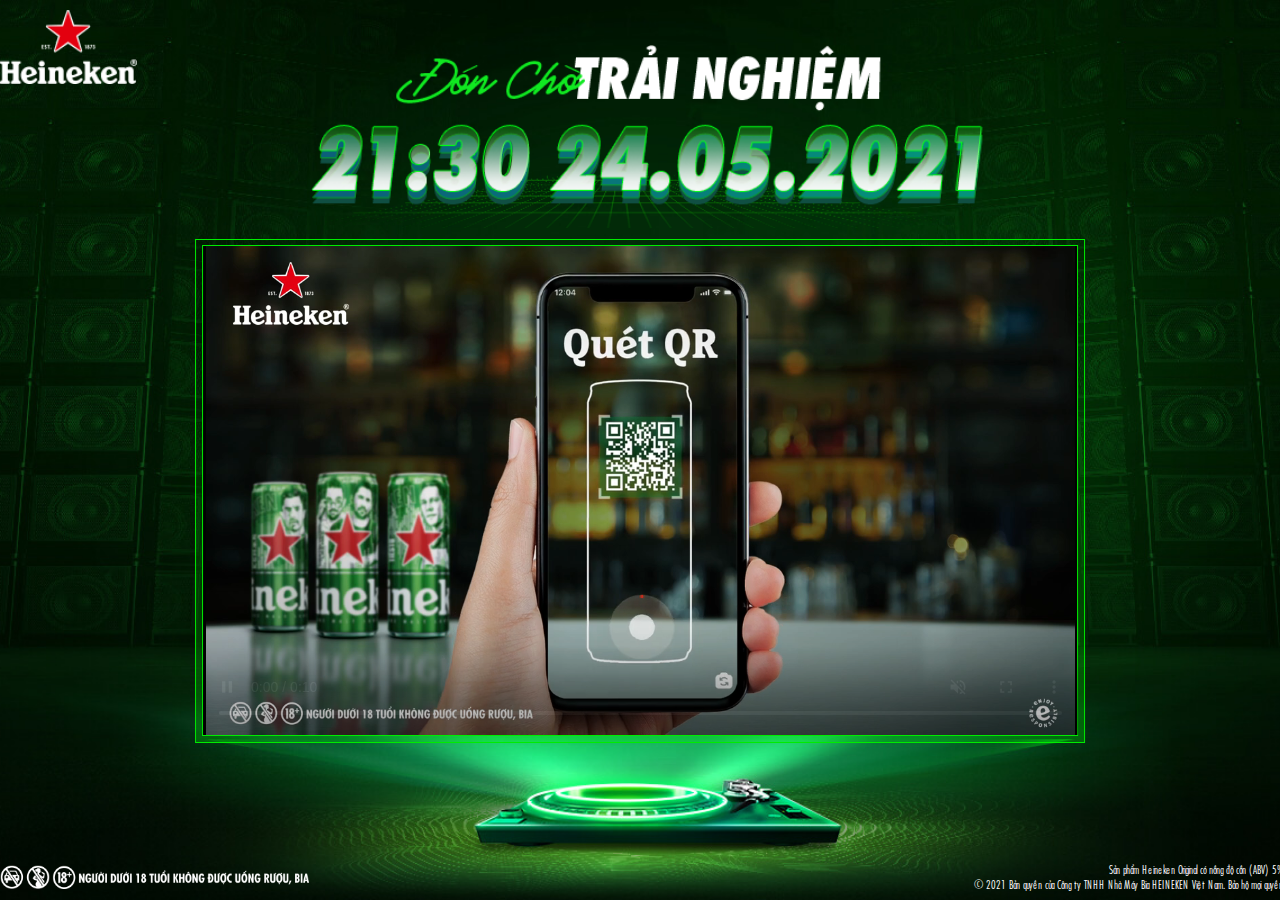
<file: ar.html>
<!doctype html><html lang="vi"><head><meta charset="utf-8"><meta name="google" content="notranslate"><meta name="language" content="vi"><meta name="robots" content="index, follow"><meta name="author" content="Heineken"><meta name="viewport" content="width=device-width,initial-scale=1"><meta name="format-detection" content="telephone=no"><title>Heineken</title><meta name="description" content="Heineken"><meta name="keywords" content="Heineken"><meta name="theme-color" content="#fff"><meta property="og:title" content="Heineken"><meta property="og:description" content="Heineken"><meta property="og:type" content="website"><meta property="og:image" content="images/thumbnail.jpg"><meta property="og:site_name" content="Heineken"><meta property="og:locale" content="vi"><meta property="og:url" content="https://ui.stg.techable.vn/heineken/"><meta name="apple-mobile-web-app-capable" content="yes"><meta name="apple-mobile-web-app-status-bar-style" content="black-translucent"><meta name="apple-mobile-web-app-capable" content="yes"><meta name="apple-mobile-web-app-title" content="Heineken"><link rel="icon" href="images/favicon.png"><link rel="canonical" href="https://ui.stg.techable.vn/heineken/"><link rel="alternate" href="https://ui.stg.techable.vn/heineken/" hreflang="vi"><link rel="alternate" href="https://ui.stg.techable.vn/heineken/" hreflang="x-default"><link rel="preload" href="images/thumb_video.jpg" as="image"><link rel="preload" as="font" crossorigin type="font/woff2" href="fonts/SVN-FuturaCondBoldItalic.woff2"><link rel="preload" as="font" crossorigin type="font/woff2" href="fonts/SVN-FuturaCondBook.woff2"><link rel="preload" as="font" crossorigin type="font/woff2" href="fonts/SVN-FuturaCondBookItalic.woff2"><link rel="preload" as="font" crossorigin type="font/woff2" href="fonts/SVN-FuturaCondMedium.woff2"><link rel="preload" as="font" crossorigin type="font/woff2" href="fonts/SVN-FuturaCondMediumItalic.woff2"><link rel="preload" as="font" crossorigin type="font/woff2" href="fonts/SVN-FuturaCondBold.woff2"><link rel="preload" as="font" crossorigin type="font/woff2" href="fonts/SVN-FuturaCondXBold.woff2"><link rel="preload" as="font" crossorigin type="font/woff2" href="fonts/SVN-FuturaCondXBoldItalic.woff2"><link rel="preload" as="font" crossorigin type="font/woff2" href="fonts/HeinekenSerifBold18demo.woff2"><link href="css/ar.css" rel="stylesheet" rel="preload" as="style"></head><body><div class="page"><header class="header"><div class="header__inr"><div class="logo"><a href="javascript:void(0);" class="fs-pic"><img loading="lazy" src="images/logo.png" alt="Heniken"></a></div></div></header><div class="container"><div class="fs-section fs__ar"><div class="ar_inr"><div class="headline"><div class="fs-pic"><img class="fs-pc" loading="lazy" src="images/ar/headline.png" alt="Đón chờ trải nghiệm 17.05.2021"> <img class="fs-sp" loading="lazy" src="images/ar/headline-sp.png" alt="Đón chờ trải nghiệm 17.05.2021"></div></div><div class="box__video"><div class="video__inr"><video id="video__heniken" src="video/heineken.mp4" muted playsinline controls autoplay></video><div class="fs-pic thumb__video"><span class="btn__play" data-video="video/heineken.mp4"></span></div></div></div></div></div></div><footer class="footer"><div class="footer__inr"><div class="fs-pic"><img loading="lazy" src="images/rule_footer.png" alt="Người dưới 18 tuổi không được uống rượu, bia"></div><p>Sản phẩm Heineken Original có nồng độ cồn (ABV) 5%<br>© 2021 Bản quyền của Công ty TNHH Nhà Máy Bia HEINEKEN Việt Nam. Bảo hộ mọi quyền</p></div></footer></div><script defer="defer" src="js/ar_bundle.js"></script></body></html>
</file>
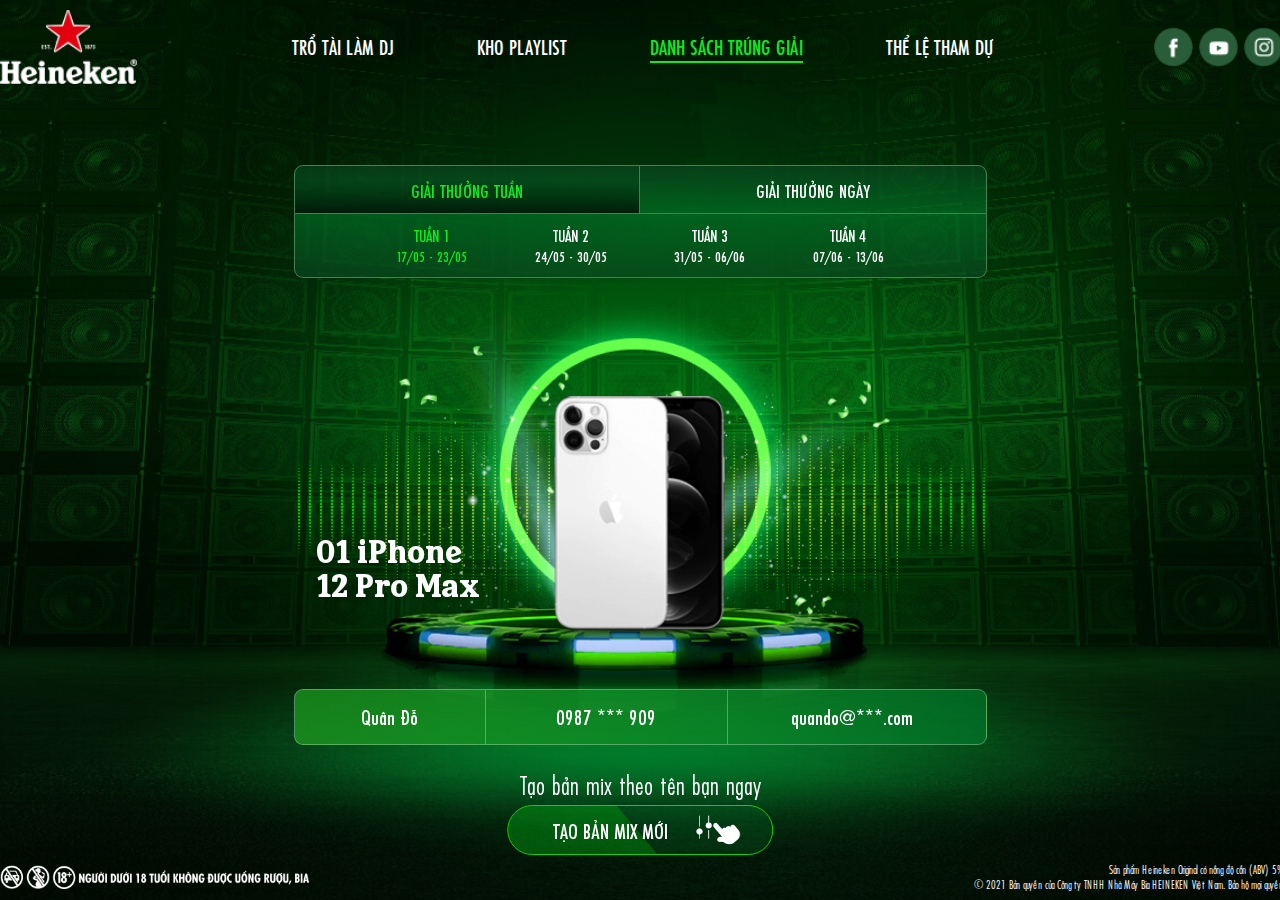
<file: list-winner.html>
<!doctype html><html lang="vi"><head><meta charset="utf-8"><meta name="google" content="notranslate"><meta name="language" content="vi"><meta name="robots" content="index, follow"><meta name="author" content="Heineken"><meta name="viewport" content="width=device-width,initial-scale=1"><meta name="format-detection" content="telephone=no"><title>Heineken</title><meta name="description" content="Heineken"><meta name="keywords" content="Heineken"><meta name="theme-color" content="#fff"><meta property="og:title" content="Heineken"><meta property="og:description" content="Heineken"><meta property="og:type" content="website"><meta property="og:image" content="images/thumbnail.jpg"><meta property="og:site_name" content="Heineken"><meta property="og:locale" content="vi"><meta property="og:url" content="https://ui.stg.techable.vn/heineken/"><meta name="apple-mobile-web-app-capable" content="yes"><meta name="apple-mobile-web-app-status-bar-style" content="black-translucent"><meta name="apple-mobile-web-app-capable" content="yes"><meta name="apple-mobile-web-app-title" content="Heineken"><link rel="icon" href="images/favicon.png"><link rel="canonical" href="https://ui.stg.techable.vn/heineken/"><link rel="alternate" href="https://ui.stg.techable.vn/heineken/" hreflang="vi"><link rel="alternate" href="https://ui.stg.techable.vn/heineken/" hreflang="x-default"><link rel="preload" as="font" crossorigin type="font/woff2" href="fonts/SVN-FuturaCondBoldItalic.woff2"><link rel="preload" as="font" crossorigin type="font/woff2" href="fonts/SVN-FuturaCondBook.woff2"><link rel="preload" as="font" crossorigin type="font/woff2" href="fonts/SVN-FuturaCondBookItalic.woff2"><link rel="preload" as="font" crossorigin type="font/woff2" href="fonts/SVN-FuturaCondMedium.woff2"><link rel="preload" as="font" crossorigin type="font/woff2" href="fonts/SVN-FuturaCondMediumItalic.woff2"><link rel="preload" as="font" crossorigin type="font/woff2" href="fonts/SVN-FuturaCondBold.woff2"><link rel="preload" as="font" crossorigin type="font/woff2" href="fonts/SVN-FuturaCondXBold.woff2"><link rel="preload" as="font" crossorigin type="font/woff2" href="fonts/SVN-FuturaCondXBoldItalic.woff2"><link rel="preload" as="font" crossorigin type="font/woff2" href="fonts/HeinekenSerifBold18demo.woff2"><link rel="preload" as="font" crossorigin type="font/woff2" href="fonts/LeoTypeface.woff2"><link href="css/winner.css" rel="stylesheet" rel="preload" as="style"></head><body data-page="winner"><div class="page"><header class="header"><div class="header__inr"><div class="logo"><a href="index.html" class="fs-pic"><img loading="lazy" src="images/logo.png" alt="Heniken"></a></div><div class="fs-navigation"><div class="logo fs-sp"><a href="index.html" class="fs-pic"><img loading="lazy" src="images/logo.png" alt="Heniken"></a></div><ul><li data-nav="home"><a href="index.html" title="TRỔ TÀI LÀM DJ">TRỔ TÀI LÀM DJ</a></li><li data-nav="playlist"><a href="playlist.html" title="KHO PLAYLIST">KHO PLAYLIST</a></li><li data-nav="winner"><a href="list-winner.html" title="Danh Sách Trúng Giải">Danh Sách Trúng Giải</a></li><li data-nav="tnc"><a href="tnc.html" title="Thể Lệ Tham Dự">Thể Lệ Tham Dự</a></li></ul><div class="hdr-social fs-sp"><div class="hdr-inr"><a class="social-item fs-pic" href="https://www.facebook.com/TheWorldofHeineken" title="facebook" target="_blank"><img class="fs-sp" loading="lazy" src="images/facebook-sp.png" alt="facebook"> </a><a class="social-item fs-pic" href="https://www.youtube.com/" title="youtube" target="_blank"><img class="fs-sp" loading="lazy" src="images/youtube-sp.png" alt="youtube"> </a><a class="social-item fs-pic" href="https://www.instagram.com/" title="facebook" target="_blank"><img class="fs-sp" loading="lazy" src="images/instagram-sp.png" alt="instagram"></a></div></div></div><div class="hdr-social fs-pc"><div class="hdr-inr"><a class="social-item fs-pic" href="https://www.facebook.com/TheWorldofHeineken" title="facebook" target="_blank"><img class="fs-pc" loading="lazy" src="images/facebook.png" alt="facebook"> </a><a class="social-item fs-pic" href="https://www.youtube.com/" title="youtube" target="_blank"><img class="fs-pc" loading="lazy" src="images/youtube.png" alt="youtube"> </a><a class="social-item fs-pic" href="https://www.instagram.com/" title="facebook" target="_blank"><img class="fs-pc" loading="lazy" src="images/instagram.png" alt="instagram"></a></div></div><div class="icon__menu fs-sp"></div></div></header><div class="container"><div class="fs-section list-prize"><div class="list__prize__inr"><div class="bg__prize"></div><div class="headline"><h1>Danh Sách Trúng Giải</h1></div><div class="prize__tab__box"><div class="prize__tab__box_inr"><div class="tab__nav"><ul><li class="active" data-tab="1"><span>GIẢI THƯỞNG TUẦN</span></li><li data-tab="2"><span>GIẢI THƯỞNG NGÀY</span></li></ul></div><div class="tab__cnt"><div class="tab__item active" data-tab="1"><div class="daily__box"><div class="daily__box_inr"><ul><li class="active"><p>TUẦN 1</p><span>17/05 - 23/05</span></li><li><p>TUẦN 2</p><span>24/05 - 30/05</span></li><li><p>TUẦN 3</p><span>31/05 - 06/06</span></li><li><p>TUẦN 4</p><span>07/06 - 13/06</span></li></ul></div></div><div class="prize__box_week"><div class="prize__box_week_inr"><div class="fs-pic box__week_wave"><img loading="lazy" src="images/winner/wave__prize_week.png" alt="stand week winner"><div class="wave_line full"><span></span> <span></span> <span></span> <span></span> <span></span> <span></span> <span></span> <span></span> <span></span> <span></span> <span></span> <span></span> <span></span> <span></span> <span></span> <span></span> <span></span> <span></span> <span></span> <span></span> <span></span> <span></span> <span></span> <span></span> <span></span> <span></span> <span></span> <span></span> <span></span> <span></span> <span></span> <span></span> <span></span> <span></span> <span></span> <span></span> <span></span> <span></span> <span></span> <span></span> <span></span> <span></span> <span></span> <span></span> <span></span> <span></span> <span></span> <span></span> <span></span> <span></span> <span></span> <span></span> <span></span> <span></span> <span></span> <span></span> <span></span> <span></span> <span></span> <span></span> <span></span> <span></span> <span></span> <span></span></div></div><div class="box__week_pattern"><picture><source media="(min-width: 841px)" srcset="images/winner/stand_light.png"><source media="(max-width: 840px)" srcset="images/winner/stand_light_sp.png"><img class="pattern__flower pattern__flower_center" loading="lazy" src="images/winner/stand_light.png" alt="stand week winner"></picture></div><div class="fs-pic box__week_stand"><picture><source media="(min-width: 841px)" srcset="images/winner/stand.png"><source media="(max-width: 840px)" srcset="images/winner/stand_sp.png"><img loading="lazy" src="images/winner/stand.png" alt="stand week winner"></picture></div><div class="fs-pic box__week_prize"><img loading="lazy" src="images/winner/prize__week.png" alt="stand week winner"></div><div class="fs-txt box__week_nameprize"><p>01 iPhone<br>12 Pro Max</p></div></div></div><div class="prize__table_week"><div class="prize__table"><ul><li><div class="prize__table_nameuser"><p>Quân Đỗ</p></div><div class="prize__table_phone"><p>0987 *** 909</p></div><div class="prize__table_email"><p>quando@***.com</p></div></li></ul></div></div><div class="prize__button_box"><p>Tạo bản mix theo tên bạn ngay</p><a href="index.html" class="fs-but but-create"><span>TẠO BẢN MIX MỚI</span></a></div></div><div class="tab__item" data-tab="2"><div class="daily__box"><div class="daily__box_inr day__slider_outer"><div class="day__slider swiper-container"><div class="swiper-wrapper"><div class="swiper-slide"><div class="day__item active"><p>17/05</p></div></div><div class="swiper-slide"><div class="day__item"><p>18/05</p></div></div><div class="swiper-slide"><div class="day__item"><p>19/05</p></div></div><div class="swiper-slide"><div class="day__item"><p>20/05</p></div></div><div class="swiper-slide"><div class="day__item"><p>21/05</p></div></div></div></div><div class="swiper-button-prev"></div><div class="swiper-button-next"></div></div></div><div class="prize__box_day"><div class="prize__box_day-inr"><div class="prize__item_day"><h2>01 Loa Harman Kardon Onyx 6</h2><div class="prize__table_day"><div class="prize__table"><ul><li><div class="prize__table_nameuser"><p>Quân Đỗ</p></div><div class="prize__table_phone"><p>0987 *** 909</p></div><div class="prize__table_email"><p>quando@***.com</p></div></li></ul></div></div></div><div class="prize__item_day"><h2>Mã Spotify Premium 12 tháng</h2><div class="prize__table_day"><div class="prize__table"><ul><li><div class="prize__table_nameuser"><p>01.Trường Nguyễn</p></div><div class="prize__table_phone"><p>0987 *** 909</p></div><div class="prize__table_email"><p>quando@***.com</p></div></li><li><div class="prize__table_nameuser"><p>02. Tân Lê</p></div><div class="prize__table_phone"><p>0907 *** 123</p></div><div class="prize__table_email"><p>tan_ne@***.com</p></div></li><li><div class="prize__table_nameuser"><p>03.Kit Tik</p></div><div class="prize__table_phone"><p>0987 *** 911</p></div><div class="prize__table_email"><p>djkit@***.com</p></div></li><li><div class="prize__table_nameuser"><p>04. Trương Văn Hoà</p></div><div class="prize__table_phone"><p>0977 *** 909</p></div><div class="prize__table_email"><p>hoadov@***.com</p></div></li><li><div class="prize__table_nameuser"><p>05. Trương Văn Hoà</p></div><div class="prize__table_phone"><p>0977 *** 909</p></div><div class="prize__table_email"><p>hoadov@***.com</p></div></li><li><div class="prize__table_nameuser"><p>06. Trương Văn Hoà</p></div><div class="prize__table_phone"><p>0977 *** 909</p></div><div class="prize__table_email"><p>hoadov@***.com</p></div></li></ul></div></div></div></div></div><div class="prize__button_box"><p>Tạo bản mix theo tên bạn ngay</p><a href="index.html" class="fs-but but-create"><span>TẠO BẢN MIX MỚI</span></a></div></div></div></div></div></div></div></div><footer class="footer"><div class="footer__inr"><div class="fs-pic"><img loading="lazy" src="images/rule_footer.png" alt="Người dưới 18 tuổi không được uống rượu, bia"></div><p>Sản phẩm Heineken Original có nồng độ cồn (ABV) 5%<br>© 2021 Bản quyền của Công ty TNHH Nhà Máy Bia HEINEKEN Việt Nam. Bảo hộ mọi quyền</p></div></footer></div><script defer="defer" src="js/winner_bundle.js"></script></body></html>
</file>
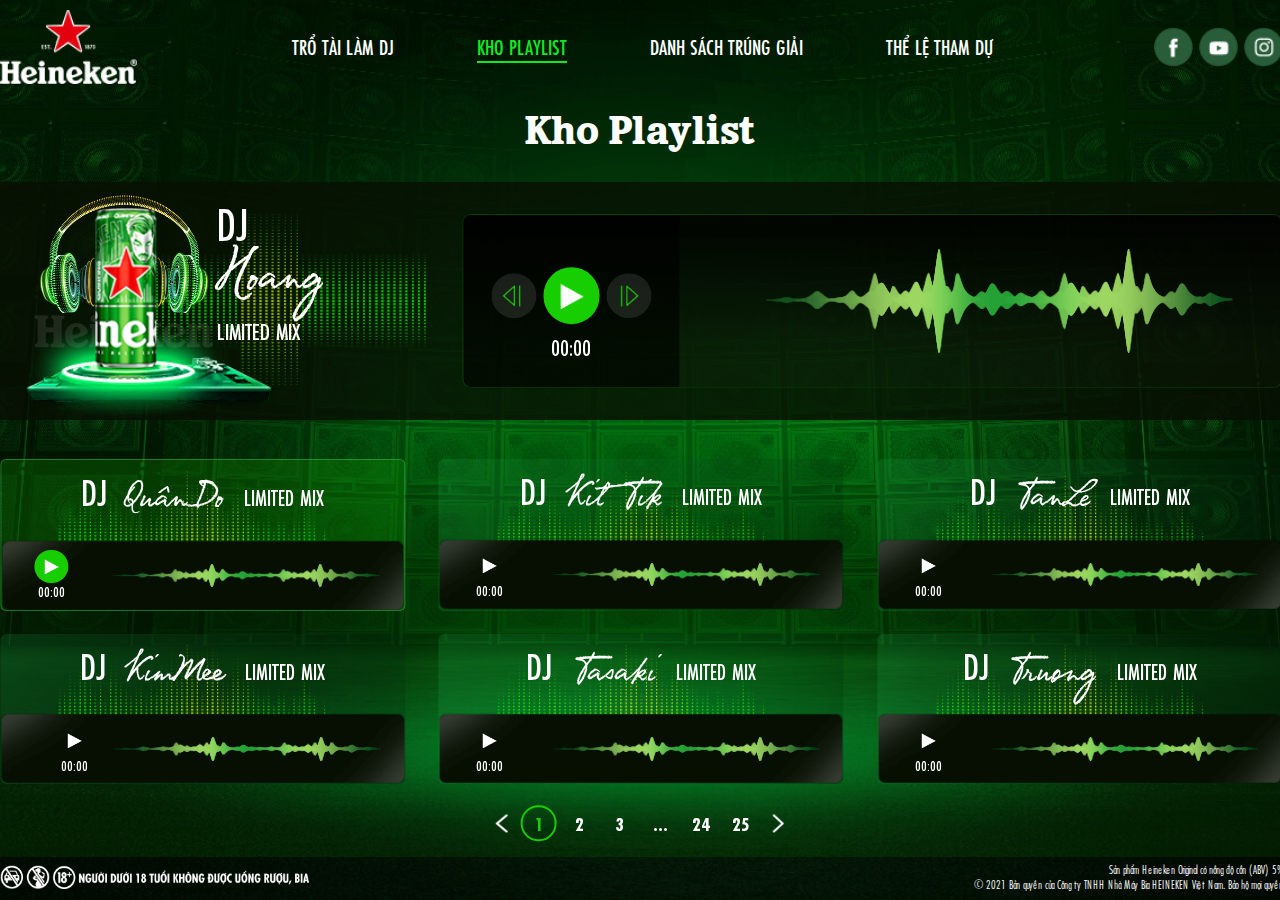
<file: playlist.html>
<!doctype html><html lang="vi"><head><meta charset="utf-8"><meta name="google" content="notranslate"><meta name="language" content="vi"><meta name="robots" content="index, follow"><meta name="author" content="Heineken"><meta name="viewport" content="width=device-width,initial-scale=1"><meta name="format-detection" content="telephone=no"><title>Heineken</title><meta name="description" content="Heineken"><meta name="keywords" content="Heineken"><meta name="theme-color" content="#fff"><meta property="og:title" content="Heineken"><meta property="og:description" content="Heineken"><meta property="og:type" content="website"><meta property="og:image" content="images/thumbnail.jpg"><meta property="og:site_name" content="Heineken"><meta property="og:locale" content="vi"><meta property="og:url" content="https://ui.stg.techable.vn/heineken/"><meta name="apple-mobile-web-app-capable" content="yes"><meta name="apple-mobile-web-app-status-bar-style" content="black-translucent"><meta name="apple-mobile-web-app-capable" content="yes"><meta name="apple-mobile-web-app-title" content="Heineken"><link rel="icon" href="images/favicon.png"><link rel="canonical" href="https://ui.stg.techable.vn/heineken/"><link rel="alternate" href="https://ui.stg.techable.vn/heineken/" hreflang="vi"><link rel="alternate" href="https://ui.stg.techable.vn/heineken/" hreflang="x-default"><link rel="preload" as="font" crossorigin type="font/woff2" href="fonts/SVN-FuturaCondBoldItalic.woff2"><link rel="preload" as="font" crossorigin type="font/woff2" href="fonts/SVN-FuturaCondBook.woff2"><link rel="preload" as="font" crossorigin type="font/woff2" href="fonts/SVN-FuturaCondBookItalic.woff2"><link rel="preload" as="font" crossorigin type="font/woff2" href="fonts/SVN-FuturaCondMedium.woff2"><link rel="preload" as="font" crossorigin type="font/woff2" href="fonts/SVN-FuturaCondMediumItalic.woff2"><link rel="preload" as="font" crossorigin type="font/woff2" href="fonts/SVN-FuturaCondBold.woff2"><link rel="preload" as="font" crossorigin type="font/woff2" href="fonts/SVN-FuturaCondXBold.woff2"><link rel="preload" as="font" crossorigin type="font/woff2" href="fonts/SVN-FuturaCondXBoldItalic.woff2"><link rel="preload" as="font" crossorigin type="font/woff2" href="fonts/HeinekenSerifBold18demo.woff2"><link rel="preload" as="font" crossorigin type="font/woff2" href="fonts/LeoTypeface.woff2"><link href="css/playlist.css" rel="stylesheet" rel="preload" as="style"></head><body data-page="playlist"><div class="page"><header class="header"><div class="header__inr"><div class="logo"><a href="index.html" class="fs-pic"><img loading="lazy" src="images/logo.png" alt="Heniken"></a></div><div class="fs-navigation"><div class="logo fs-sp"><a href="index.html" class="fs-pic"><img loading="lazy" src="images/logo.png" alt="Heniken"></a></div><ul><li data-nav="home"><a href="index.html" title="TRỔ TÀI LÀM DJ">TRỔ TÀI LÀM DJ</a></li><li data-nav="playlist"><a href="playlist.html" title="KHO PLAYLIST">KHO PLAYLIST</a></li><li data-nav="winner"><a href="list-winner.html" title="Danh Sách Trúng Giải">Danh Sách Trúng Giải</a></li><li data-nav="tnc"><a href="tnc.html" title="Thể Lệ Tham Dự">Thể Lệ Tham Dự</a></li></ul><div class="hdr-social fs-sp"><div class="hdr-inr"><a class="social-item fs-pic" href="https://www.facebook.com/TheWorldofHeineken" title="facebook" target="_blank"><img class="fs-sp" loading="lazy" src="images/facebook-sp.png" alt="facebook"> </a><a class="social-item fs-pic" href="https://www.youtube.com/" title="youtube" target="_blank"><img class="fs-sp" loading="lazy" src="images/youtube-sp.png" alt="youtube"> </a><a class="social-item fs-pic" href="https://www.instagram.com/" title="facebook" target="_blank"><img class="fs-sp" loading="lazy" src="images/instagram-sp.png" alt="instagram"></a></div></div></div><div class="hdr-social fs-pc"><div class="hdr-inr"><a class="social-item fs-pic" href="https://www.facebook.com/TheWorldofHeineken" title="facebook" target="_blank"><img class="fs-pc" loading="lazy" src="images/facebook.png" alt="facebook"> </a><a class="social-item fs-pic" href="https://www.youtube.com/" title="youtube" target="_blank"><img class="fs-pc" loading="lazy" src="images/youtube.png" alt="youtube"> </a><a class="social-item fs-pic" href="https://www.instagram.com/" title="facebook" target="_blank"><img class="fs-pc" loading="lazy" src="images/instagram.png" alt="instagram"></a></div></div><div class="icon__menu fs-sp"></div></div></header><div class="container"><div class="fs-section fs-playlist active"><div class="playlist_bg"></div><div class="playlist__inr"><div class="headline"><h1>Kho Playlist</h1></div><div class="playlist__box"><div class="main__music"><div class="main__music_pic"><div class="fs-pic main__music_table"><img loading="lazy" src="images/home/man_dj_table.png" alt="table dj"></div><div class="fs-pic main__music_wave"><img loading="lazy" src="images/playlist/wave_audio_main.png" alt="wave"><div class="wave_line full"><span></span> <span></span> <span></span> <span></span> <span></span> <span></span> <span></span> <span></span> <span></span> <span></span> <span></span> <span></span> <span></span> <span></span> <span></span> <span></span> <span></span> <span></span> <span></span> <span></span> <span></span> <span></span> <span></span> <span></span> <span></span> <span></span> <span></span> <span></span> <span></span> <span></span> <span></span> <span></span> <span></span> <span></span> <span></span> <span></span> <span></span> <span></span> <span></span> <span></span> <span></span> <span></span> <span></span> <span></span> <span></span> <span></span> <span></span> <span></span> <span></span> <span></span> <span></span> <span></span> <span></span> <span></span></div></div><div class="fs-pic main__music_headphone"><img loading="lazy" src="images/home/headphone.png" alt="headphone"></div><div class="fs-pic main__music_text"><img loading="lazy" src="images/home/stand_text.png" alt="Heniken"></div><div class="fs-pic main__music_can"><img loading="lazy" src="images/playlist/can_quintino.png" alt="QUINTINO"></div><div class="fs-txt main__music_user"><p>DJ<br><span class="nameuser">Hoang</span></p><p>LIMITED MIX</p></div></div><div class="main__music_audio"><div class="audio__control"><div class="wrap__control-action"><div class="audio__button_box"><div class="audio__button audio__prev"></div><div class="audio__button audio__play"></div><div class="audio__button audio__next"></div></div><div class="audio__time"><p>00:00</p></div></div></div><div class="audio__wave"><div class="fs-pic"><img loading="lazy" src="images/playlist/wave_audio.png" alt="wave audio"> <img class="dj__wave_audio dj__wave_audio-under" loading="lazy" src="images/playlist/wave_audio.png" alt="wave audio"> <img class="dj__wave_audio dj__wave_audio-over" loading="lazy" src="images/playlist/wave_audio.png" alt="wave audio"></div></div></div></div><div class="list__audio"><div class="audio__item active"><div class="fs-pic audio__wave"><img loading="lazy" src="images/playlist/wave_audio_small.png" alt="wave audio"></div><div class="audio_author"><p>DJ <span class="name-user">QuânDo</span> <span class="txt-limit">LIMITED MIX</span></p></div><div class="dj__box_audio"><div class="box__mp3"><audio class="audio__mp3" id="audio_music--1"><source src="audio/audio.mp3" type="audio/mpeg"></audio></div><div class="dj__audio-button"><div class="audio__button-pic"><span class="audio__button--control"></span></div><div class="time__audio">00:00</div></div><div class="dj__wave--audio"><div class="fs-pic wave__audio--pic"><img loading="lazy" src="images/home/wave_music.png" alt="wave music"> <img class="dj_wave dj_wave_under" loading="lazy" src="images/home/wave_music.png" alt="wave music"> <img class="dj_wave dj_wave_over" loading="lazy" src="images/home/wave_music.png" alt="wave music"></div></div></div></div><div class="audio__item"><div class="fs-pic audio__wave"><img loading="lazy" src="images/playlist/wave_audio_small.png" alt="wave audio"></div><div class="audio_author"><p>DJ <span class="name-user">Kit Tik</span> <span class="txt-limit">LIMITED MIX</span></p></div><div class="dj__box_audio"><div class="box__mp3"><audio class="audio__mp3" id="audio_music--2"><source src="audio/audio.mp3" type="audio/mpeg"></audio></div><div class="dj__audio-button"><div class="audio__button-pic"><span class="audio__button--control pause"></span></div><div class="time__audio">00:00</div></div><div class="dj__wave--audio"><div class="fs-pic wave__audio--pic"><img loading="lazy" src="images/home/wave_music.png" alt="wave music"> <img class="dj_wave dj_wave_under" loading="lazy" src="images/home/wave_music.png" alt="wave music"> <img class="dj_wave dj_wave_over" loading="lazy" src="images/home/wave_music.png" alt="wave music"></div></div></div></div><div class="audio__item"><div class="fs-pic audio__wave"><img loading="lazy" src="images/playlist/wave_audio_small.png" alt="wave audio"></div><div class="audio_author"><p>DJ <span class="name-user">TanLe</span> <span class="txt-limit">LIMITED MIX</span></p></div><div class="dj__box_audio"><div class="box__mp3"><audio class="audio__mp3" id="audio_music--3"><source src="audio/audio.mp3" type="audio/mpeg"></audio></div><div class="dj__audio-button"><div class="audio__button-pic"><span class="audio__button--control pause"></span></div><div class="time__audio">00:00</div></div><div class="dj__wave--audio"><div class="fs-pic wave__audio--pic"><img loading="lazy" src="images/home/wave_music.png" alt="wave music"> <img class="dj_wave dj_wave_under" loading="lazy" src="images/home/wave_music.png" alt="wave music"> <img class="dj_wave dj_wave_over" loading="lazy" src="images/home/wave_music.png" alt="wave music"></div></div></div></div><div class="audio__item"><div class="fs-pic audio__wave"><img loading="lazy" src="images/playlist/wave_audio_small.png" alt="wave audio"></div><div class="audio_author"><p>DJ <span class="name-user">KimMee</span> <span class="txt-limit">LIMITED MIX</span></p></div><div class="dj__box_audio"><div class="box_mp3"><audio class="audio__mp3" id="audio_music--4"><source src="audio/audio.mp3" type="audio/mpeg"></audio></div><div class="dj__audio-button"><div class="audio__button-pic"><span class="audio__button--control pause"></span></div><div class="time__audio">00:00</div></div><div class="dj__wave--audio"><div class="fs-pic wave__audio--pic"><img loading="lazy" src="images/home/wave_music.png" alt="wave music"> <img class="dj_wave dj_wave_under" loading="lazy" src="images/home/wave_music.png" alt="wave music"> <img class="dj_wave dj_wave_over" loading="lazy" src="images/home/wave_music.png" alt="wave music"></div></div></div></div><div class="audio__item"><div class="fs-pic audio__wave"><img loading="lazy" src="images/playlist/wave_audio_small.png" alt="wave audio"></div><div class="audio_author"><p>DJ <span class="name-user">Tasaki</span> <span class="txt-limit">LIMITED MIX</span></p></div><div class="dj__box_audio"><audio class="audio__mp3" id="audio_music--5"><source src="audio/audio.mp3" type="audio/mpeg"></audio><div class="dj__audio-button"><div class="audio__button-pic"><span class="audio__button--control pause"></span></div><div class="time__audio">00:00</div></div><div class="dj__wave--audio"><div class="fs-pic wave__audio--pic"><img loading="lazy" src="images/home/wave_music.png" alt="wave music"> <img class="dj_wave dj_wave_under" loading="lazy" src="images/home/wave_music.png" alt="wave music"> <img class="dj_wave dj_wave_over" loading="lazy" src="images/home/wave_music.png" alt="wave music"></div></div></div></div><div class="audio__item"><div class="fs-pic audio__wave"><img loading="lazy" src="images/playlist/wave_audio_small.png" alt="wave audio"></div><div class="audio_author"><p>DJ <span class="name-user">Truong</span> <span class="txt-limit">LIMITED MIX</span></p></div><div class="dj__box_audio"><div class="box__mp3"><audio class="audio__mp3" id="audio_music--6"><source src="audio/audio.mp3" type="audio/mpeg"></audio></div><div class="dj__audio-button"><div class="audio__button-pic"><span class="audio__button--control pause"></span></div><div class="time__audio">00:00</div></div><div class="dj__wave--audio"><div class="fs-pic wave__audio--pic"><img loading="lazy" src="images/home/wave_music.png" alt="wave music"> <img class="dj_wave dj_wave_under" loading="lazy" src="images/home/wave_music.png" alt="wave music"> <img class="dj_wave dj_wave_over" loading="lazy" src="images/home/wave_music.png" alt="wave music"></div></div></div></div></div><div class="pagination"><div class="pagi__prev"></div><div class="pagi__number"><ul><li class="active">1</li><li>2</li><li>3</li><li>...</li><li>24</li><li>25</li></ul></div><div class="pagi__next"></div></div></div></div></div></div><footer class="footer"><div class="footer__inr"><div class="fs-pic"><img loading="lazy" src="images/rule_footer.png" alt="Người dưới 18 tuổi không được uống rượu, bia"></div><p>Sản phẩm Heineken Original có nồng độ cồn (ABV) 5%<br>© 2021 Bản quyền của Công ty TNHH Nhà Máy Bia HEINEKEN Việt Nam. Bảo hộ mọi quyền</p></div></footer></div><script defer="defer" src="js/playlist_bundle.js"></script></body></html>
</file>
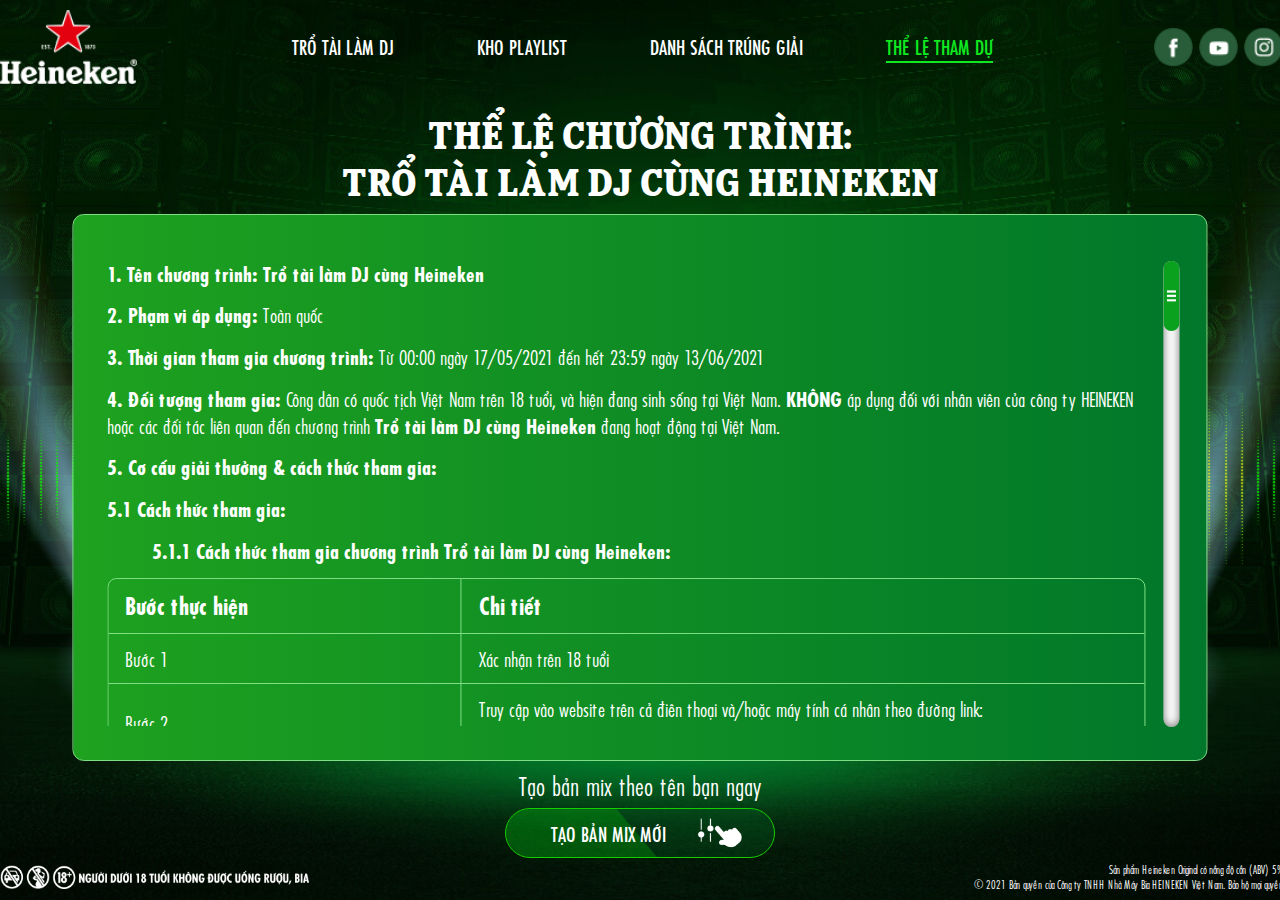
<file: tnc.html>
<!doctype html><html lang="vi"><head><meta charset="utf-8"><meta name="google" content="notranslate"><meta name="language" content="vi"><meta name="robots" content="index, follow"><meta name="author" content="Heineken"><meta name="viewport" content="width=device-width,initial-scale=1"><meta name="format-detection" content="telephone=no"><title>Heineken</title><meta name="description" content="Heineken"><meta name="keywords" content="Heineken"><meta name="theme-color" content="#fff"><meta property="og:title" content="Heineken"><meta property="og:description" content="Heineken"><meta property="og:type" content="website"><meta property="og:image" content="images/thumbnail.jpg"><meta property="og:site_name" content="Heineken"><meta property="og:locale" content="vi"><meta property="og:url" content="https://ui.stg.techable.vn/heineken/"><meta name="apple-mobile-web-app-capable" content="yes"><meta name="apple-mobile-web-app-status-bar-style" content="black-translucent"><meta name="apple-mobile-web-app-capable" content="yes"><meta name="apple-mobile-web-app-title" content="Heineken"><link rel="icon" href="images/favicon.png"><link rel="canonical" href="https://ui.stg.techable.vn/heineken/"><link rel="alternate" href="https://ui.stg.techable.vn/heineken/" hreflang="vi"><link rel="alternate" href="https://ui.stg.techable.vn/heineken/" hreflang="x-default"><link rel="preload" href="images/bg_scan.jpg" as="image"><link rel="preload" as="font" crossorigin type="font/woff2" href="fonts/SVN-FuturaCondBoldItalic.woff2"><link rel="preload" as="font" crossorigin type="font/woff2" href="fonts/SVN-FuturaCondBook.woff2"><link rel="preload" as="font" crossorigin type="font/woff2" href="fonts/SVN-FuturaCondBookItalic.woff2"><link rel="preload" as="font" crossorigin type="font/woff2" href="fonts/SVN-FuturaCondMedium.woff2"><link rel="preload" as="font" crossorigin type="font/woff2" href="fonts/SVN-FuturaCondMediumItalic.woff2"><link rel="preload" as="font" crossorigin type="font/woff2" href="fonts/SVN-FuturaCondBold.woff2"><link rel="preload" as="font" crossorigin type="font/woff2" href="fonts/SVN-FuturaCondXBold.woff2"><link rel="preload" as="font" crossorigin type="font/woff2" href="fonts/SVN-FuturaCondXBoldItalic.woff2"><link rel="preload" as="font" crossorigin type="font/woff2" href="fonts/HeinekenSerifBold18demo.woff2"><link rel="preload" as="font" crossorigin type="font/woff2" href="fonts/LeoTypeface.woff2"><link href="css/tnc.css" rel="stylesheet" rel="preload" as="style"></head><body data-page="tnc"><div class="page"><header class="header"><div class="header__inr"><div class="logo"><a href="index.html" class="fs-pic"><img loading="lazy" src="images/logo.png" alt="Heniken"></a></div><div class="fs-navigation"><div class="logo fs-sp"><a href="index.html" class="fs-pic"><img loading="lazy" src="images/logo.png" alt="Heniken"></a></div><ul><li data-nav="home"><a href="index.html" title="TRỔ TÀI LÀM DJ">TRỔ TÀI LÀM DJ</a></li><li data-nav="playlist"><a href="playlist.html" title="KHO PLAYLIST">KHO PLAYLIST</a></li><li data-nav="winner"><a href="list-winner.html" title="Danh Sách Trúng Giải">Danh Sách Trúng Giải</a></li><li data-nav="tnc"><a href="tnc.html" title="Thể Lệ Tham Dự">Thể Lệ Tham Dự</a></li></ul><div class="hdr-social fs-sp"><div class="hdr-inr"><a class="social-item fs-pic" href="https://www.facebook.com/TheWorldofHeineken" title="facebook" target="_blank"><img class="fs-sp" loading="lazy" src="images/facebook-sp.png" alt="facebook"> </a><a class="social-item fs-pic" href="https://www.youtube.com/" title="youtube" target="_blank"><img class="fs-sp" loading="lazy" src="images/youtube-sp.png" alt="youtube"> </a><a class="social-item fs-pic" href="https://www.instagram.com/" title="facebook" target="_blank"><img class="fs-sp" loading="lazy" src="images/instagram-sp.png" alt="instagram"></a></div></div></div><div class="hdr-social fs-pc"><div class="hdr-inr"><a class="social-item fs-pic" href="https://www.facebook.com/TheWorldofHeineken" title="facebook" target="_blank"><img class="fs-pc" loading="lazy" src="images/facebook.png" alt="facebook"> </a><a class="social-item fs-pic" href="https://www.youtube.com/" title="youtube" target="_blank"><img class="fs-pc" loading="lazy" src="images/youtube.png" alt="youtube"> </a><a class="social-item fs-pic" href="https://www.instagram.com/" title="facebook" target="_blank"><img class="fs-pc" loading="lazy" src="images/instagram.png" alt="instagram"></a></div></div><div class="icon__menu fs-sp"></div></div></header><div class="container"><div class="fs-section fs__tnc"><div class="tnc__inr"><div class="headline"><h1 class="headline__title">THỂ LỆ CHƯƠNG TRÌNH:<br>TRỔ TÀI LÀM DJ CÙNG HEINEKEN</h1></div><div class="tnc__wave"><div class="fs-pic tnc__wave_inr"><img loading="lazy" src="images/winner/wave__prize_week.png" alt="stand week winner"><div class="wave_line full"><span></span> <span></span> <span></span> <span></span> <span></span> <span></span> <span></span> <span></span> <span></span> <span></span> <span></span> <span></span> <span></span> <span></span> <span></span> <span></span> <span></span> <span></span> <span></span> <span></span> <span></span> <span></span> <span></span> <span></span> <span></span> <span></span> <span></span> <span></span> <span></span> <span></span> <span></span> <span></span> <span></span> <span></span> <span></span> <span></span> <span></span> <span></span> <span></span> <span></span> <span></span> <span></span> <span></span> <span></span> <span></span> <span></span> <span></span> <span></span> <span></span> <span></span> <span></span> <span></span> <span></span> <span></span> <span></span> <span></span> <span></span> <span></span> <span></span> <span></span> <span></span> <span></span> <span></span> <span></span> <span></span> <span></span> <span></span> <span></span> <span></span> <span></span> <span></span> <span></span> <span></span> <span></span> <span></span> <span></span> <span></span> <span></span> <span></span> <span></span> <span></span> <span></span> <span></span> <span></span> <span></span> <span></span> <span></span> <span></span> <span></span> <span></span> <span></span> <span></span> <span></span> <span></span> <span></span> <span></span> <span></span> <span></span> <span></span> <span></span></div></div></div><div class="tnc__content"><div class="tnc_inr"><p><strong>1. Tên chương trình: Trổ tài làm DJ cùng Heineken</strong></p><p><strong>2. Phạm vi áp dụng:</strong> Toàn quốc</p><p><strong>3. Thời gian tham gia chương trình:</strong> Từ 00:00 ngày 17/05/2021 đến hết 23:59 ngày 13/06/2021</p><p><strong>4. Đối tượng tham gia:</strong> Công dân có quốc tịch Việt Nam trên 18 tuổi, và hiện đang sinh sống tại Việt Nam. <strong>KHÔNG</strong> áp dụng đối với nhân viên của công ty HEINEKEN hoặc các đối tác liên quan đến chương trình <strong>Trổ tài làm DJ cùng Heineken</strong> đang hoạt động tại Việt Nam.</p><p><strong>5. Cơ cấu giải thưởng & cách thức tham gia:</strong></p><p><strong>5.1 Cách thức tham gia:</strong></p><div class="sub_subject"><p><strong>5.1.1 Cách thức tham gia chương trình Trổ tài làm DJ cùng Heineken:</strong></p></div><div class="tnc__table"><ul><li><div class="col__step head__table"><p>Bước thực hiện</p></div><div class="col__brief head__table"><p>Chi tiết</p></div></li><li><div class="col__step"><p>Bước 1</p></div><div class="col__brief"><p>Xác nhận trên 18 tuổi</p></div></li><li><div class="col__step"><p>Bước 2</p></div><div class="col__brief"><p>Truy cập vào website trên cả điên thoại và/hoặc máy tính cá nhân theo đường link: <a href="https://Heinekendjs.com.vn" title="https://Heinekendjs.com.vn">https://Heinekendjs.com.vn</a></p></div></li><li><div class="col__step"><p>Bước 3</p></div><div class="col__brief"><p>Chọn DJ mà mình yêu thích và tạo giai điệu</p></div></li><li><div class="col__step"><p>Bước 4</p></div><div class="col__brief"><p>Người chơi nhập tên và tuỳ chỉnh nhạc cụ để tạo ra phiên bản của riêng mình</p></div></li><li><div class="col__step"><p>Bước 5</p></div><div class="col__brief"><p>Hoàn thành/tải về hoặc chơi lại</p></div></li><li><div class="col__step"><p>Bước 6</p></div><div class="col__brief"><p><strong>Nhấn chia sẻ bản mix từ website lên facebook</strong></p></div></li><li><div class="col__step"><p>Bước 7</p></div><div class="col__brief"><p>Người chơi nhập thông tin nhận giải để có cơ hội nhận quà may mắn</p></div></li><li><div class="col__step"><p>Bước 8</p></div><div class="col__brief"><p>Hệ thống sẽ ngẫu nhiên thông báo phần quà ngày dành cho người chơi may mắn</p></div></li><li class="tnc__full_table"><div class="col__step"><p>Kết thúc trải nghiệm/ trải nghiệm lại/ hoặc tham gia <strong>Trải nghiệm lon nhạc thực tế ảo</strong></p></div></li></ul></div><p><strong>5.2 Cơ cấu giải thưởng</strong></p><div class="sub_subject"><p><strong>5.2.1 Giải thưởng may mắn mỗi ngày (Tổng giải thưởng: 1428 giải):</strong></p></div><div class="sub_subject"><ul><li>• 1 loa Harman Kardon Onyx 6</li><li>• 50 phần quà từ Heineken (áo phông, thẻ chào đón với chữ ký từ DJs)</li></ul></div><p>Hệ thống chọn ra ngẫu nhiên người thắng giải sau khi người chơi hoàn thành tham gia chương trình <strong>Trổ tài làm DJ cùng Heineken</strong>. Người chơi cần điền đầy đủ thông tin để nhận được giải thưởng và có cơ hội nhận được giải thưởng may mắn đặc biệt mỗi tuần.</p><p>Ghi chú: Người chơi phải nhập chính xác thông tin để phục vụ cho việc chuyển phát. Người chơi sẽ không được thay đổi thông tin sau khi đã đăng ký. Người chơi chỉ được trúng thưởng một lần duy nhất trong suốt thời gian diễn ra chương trình.</p><div class="sub_subject"><p><strong>5.2.2 Giải thưởng may mắn mỗi tuần. (tổng giải thưởng 4 giải)</strong></p></div><div class="sub_subject"><ul><li><strong>• Mỗi tuần 1 điện thoại Iphone 12 Promax_128G_màu bất kì</strong></li><li><strong>• Cách thức trúng giải:</strong></li></ul></div><p>• Dựa trên thông tin khách hàng cung cấp lại sau khi hoàn thành hoạt động “Trổ tài làm DJ” hệ thống sẽ lấy số chứng minh nhân dân quay ngẫu nhiên chọn ra một khách hàng may mắn trúng giải thưởng tuần là 1 chiếc Iphone 12 Promax 128G. Khách hàng sẽ được tham gia quay số trong toàn bộ thời gian diễn ra chương trình nhưng chỉ có thể trúng giải thưởng một lần duy nhất. (Trong trường hợp khách hàng đã trúng giải thì thông tin của khách hàng sẽ được loại bỏ ra khỏi hệ thống quay số)</p><p>• Số lượng khách hàng sẽ được tham gia vào chương trình quay giải may mắn theo tuần được tính như sau:</p><p><strong>- Tuần 1:</strong> Toàn bộ khách hàng đã tham gia vào chương trình từ 00h00 ngày 17/5/2021 – 23h59p59s ngày 23/5/2021</p><p><strong>- Tuần 2: </strong>Toàn bộ khách hàng đã tham gia vào chương trình từ 00h00 ngày 17/5/2021 – 23h59p59s ngày 30/5/2021</p><p><strong>- Tuần 3:</strong> Toàn bộ khách hàng đã tham gia vào chương trình từ 00h00 ngày 17/5/2021 – 23h59p59s ngày 06/6/2021</p><p><strong>- Tuần 4:</strong> Toàn bộ khách hàng đã tham gia vào chương trình từ 00h00 ngày 17/5/2021 – 23h59p59s ngày 13/6/2021</p><p><strong>6. Công bố và trao giải thưởng:</strong></p><p><strong>6.1.1 Hình thức công bố giải:</strong> Người thắng giải sẽ được email thông báo giải thưởng thông qua địa chỉ email đã cung cấp cho BTC. Ngoài ra, thông tin người thắng giải sẽ được công bố trên website theo đường dẫn <a href="https://Heinekendjs.com.vn" title="https://Heinekendjs.com.vn">https://Heinekendjs.com.vn</a> của chương trình. Giải thưởng tuần sẽ được công bố vào thứ 3 hàng tuần trên Microsite theo đường dẫn <a href="https://Heinekendjs.com.vn" title="https://Heinekendjs.com.vn">https://Heinekendjs.com.vn</a></p><p><strong>6.1.2 Trao giải thưởng:</strong>Người chơi trúng giải sẽ được yêu cầu cung cấp thêm thông tin cá nhân để đối chứng qua email đã đăng ký. (ảnh chụp 2 mặt CMND, tên, địa chỉ, số điện thoại…). Thông tin người đã đăng ký trên website phải trùng khớp với thông tin mà BTC yêu cầu cung cấp thêm nhằm phục vụ cho việc đối chứng thông tin khi nhận giải thưởng.</p><div class="sub_subject"><p>Ghi chú:</p></div><div class="sub_subject"><ul><li>• BTC có quyền huỷ giải khi thông tin người thắng giải cung cấp không trùng khớp với nhau hoặc không chứng minh được thông tin cung cấp là chính xác.</li><li>• Người chơi cần phản hồi email và cung cấp thông tin để nhận thưởng trong vòng 14 ngày, kể từ ngày hệ thống gửi email đến cho người thắng giải. Trường hợp quá 14 ngày, BTC sẽ huỷ giải thưởng đã công bố.</li><li>• BTC sẽ gửi giải thưởng về địa chỉ được cung cấp bằng đường bưu điện. Người chơi sẽ nhận phần thưởng trước ngày 15/07/2021</li></ul></div><p><strong>6.1.3 Điều kiện miễn trừ:</strong></p><p>BTC sẽ gửi quà đến địa chỉ mà người chơi đã đăng ký thông tin theo đường bưu điện. Chúng tôi không chịu trách nhiệm đối với các trường hợp thất lạc giải thưởng do người chơi cung cấp sai thông tin cá nhân. Công ty sẽ được xem là hoàn tất nghĩa vụ trao giải khi đã gửi giải thưởng theo đúng thông tin địa chỉ mà người thắng giải đã đăng ký lúc tham gia chương trình và có xác nhận gửi đi của bưu điện.</p><p>Tất cả giải thưởng sẽ được gửi bưu điện cho người thắng giải trước ngày 15/07/2021. Sau 30 ngày (tính từ 15/07/2021), nếu người thắng giải không có phản hồi về việc thất lạc hoặc chậm trễ, giải thưởng xem như bị hủy bỏ.</p><p><strong>7. Quyền và trách nhiệm của người chơi</strong></p><p>Người chơi cần phải đọc và hiểu rõ thể lệ của Chương trình, đồng ý và tuân theo quy định bản thể lệ này. Người chơi cam kết các thông tin cung cấp cho chương trình là chính xác và hợp pháp.</p><p>Nếu cần, Người chơi sẽ được yêu cầu đồng ý sử dụng cookie và chia sẻ dữ liệu cá nhân của BTC. Để xem thêm thông tin về những cookie và chính sách bảo vệ quyền riêng tư BTC sử dụng và cách BTC sử dụng chúng, vui lòng xem lại Chính sách cookie riêng biệt của BTC bằng cách nhấn vào đường link https:heinekendjs.com.vn (Chính sách Cookie) và https:heinekendjs.com.vn (Chính sách bảo vệ quyền riêng tư).</p><p>Bằng cách tham gia, Người chơi đồng ý và tuân theo quy định của bản thể lệ này.</p><p>Người chơi đồng ý cho phép Công ty TNHH Nhà Máy Bia HEINEKEN Việt Nam (HVBL) có toàn quyền sử dụng thông tin cá nhân thí sinh; sử dụng, sao chép, sửa đổi, cắt ghép, cải biên hình ảnh; truyền đạt hình ảnh hoặc một phần hình ảnh với mục đích truyền thông, quảng cáo thương mại trên các kênh truyền thông liên quan đến nhãn hàng.</p><p><strong>8. Quyền và trách nhiệm của BTC</strong></p><p>BTC sẽ không chịu trách nhiệm đối với việc giải thưởng bị thất lạc do thông tin Người chơi cung cấp không chính xác, thiếu thông tin hoặc không liên lạc được với Người chơi khi nhân viên trao giải thưởng đến giao quà.</p><p>Trường hợp xảy ra sự kiện bất khả kháng theo quy định pháp luật (bao gồm nhưng không giới hạn do thiên tai, lũ lụt, sét đánh, khủng bố tấn công máy chủ làm thất thoát dữ liệu của người dự thi,…), BTC có quyền quyết định thay đổi hoặc hủy bỏ Chương trình và thông báo với Người chơi trong thời gian sớm nhất.</p><p>Nếu có bất kỳ thay đổi nào về thể lệ của Chương trình, BTC sẽ cập nhật và thông báo trên website <a href="https:www.heinekendjs.com.vn" title="https:www.heinekendjs.com.vn">https:www.heinekendjs.com.vn</a></p><p>BTC có trách nhiệm bảo mật thông tin cá nhân cho Người chơi cuộc thi này, không chia sẻ cho bên thứ ba và chỉ sử dụng cho mục đích trao đổi thông tin giữa BTC và Người chơi theo chính sách bảo vệ quyền riêng tư tại https:heinekendjs.com.vn (TBC).</p><p>BTC có toàn quyền gỡ bỏ những hình ảnh/ tài khoản của Người chơi nếu phát hiện thông tin không đúng sự thật hoặc có chứa nội dung vi phạm quy định thể lệ này.</p><p>HVBL có toàn quyền sử dụng thông tin cá nhân thí sinh; sử dụng, sao chép, sửa đổi, cắt ghép, cải biên hình ảnh; truyền đạt hình ảnh hoặc một phần hình ảnh với mục đích truyền thông, quảng cáo thương mại trên các kênh truyền thông liên quan đến nhãn hàng</p><p><strong>9. Quy định chung</strong></p><p>Trong trường hợp phát sinh tranh chấp, khiếu nại liên quan đến cuộc thi, BTC sẽ trực tiếp giải quyết và quyết định của BTC là kết quả cuối cùng.</p><p>Mọi thắc mắc về chương trình, Người chơi có thể liên hệ với BTC thông qua Hotline: <a href="tel:+19001845" title="19001845">19001845</a> bộ phận chăm sóc khách hàng hoặc tại fanpage: <a href="https://www.facebook.com/HeinekenVN" title="https://www.facebook.com/HeinekenVN">https://www.facebook.com/HeinekenVN</a></p></div></div><div class="tnc__button"><p>Tạo bản mix theo tên bạn ngay</p><a href="index.html" class="fs-but but-create"><span>TẠO BẢN MIX MỚI</span></a></div></div></div></div><footer class="footer"><div class="footer__inr"><div class="fs-pic"><img loading="lazy" src="images/rule_footer.png" alt="Người dưới 18 tuổi không được uống rượu, bia"></div><p>Sản phẩm Heineken Original có nồng độ cồn (ABV) 5%<br>© 2021 Bản quyền của Công ty TNHH Nhà Máy Bia HEINEKEN Việt Nam. Bảo hộ mọi quyền</p></div></footer></div><script defer="defer" src="js/tnc_bundle.js"></script></body></html>
</file>
<file: css/ar.css>
html,body,div,span,applet,object,iframe,h1,h2,h3,h4,h5,h6,p,blockquote,pre,a,abbr,acronym,address,big,cite,code,del,dfn,em,img,ins,kbd,q,s,samp,small,strike,strong,sub,sup,tt,var,b,u,i,center,dl,dt,dd,ol,ul,li,fieldset,form,label,legend,table,caption,tbody,tfoot,thead,tr,th,td,article,aside,canvas,details,embed,figure,figcaption,footer,header,hgroup,menu,nav,output,ruby,section,summary,time,mark,audio,video{margin:0;padding:0;border:0;font-size:100%;font:inherit;vertical-align:baseline}article,aside,details,figcaption,figure,footer,header,hgroup,menu,nav,section{display:block}body{line-height:1}ol,ul{list-style:none}blockquote,q{quotes:none}blockquote:before,blockquote:after,q:before,q:after{content:"";content:none}table{border-collapse:collapse;border-spacing:0}*{-webkit-box-sizing:border-box;box-sizing:border-box}@font-face{font-family:"SVN-Futura Cond";src:url(../fonts/SVN-FuturaCondMediumItalic.woff2) format("woff2"),url(../fonts/SVN-FuturaCondMediumItalic.woff) format("woff"),url(../fonts/SVN-FuturaCondMediumItalic.ttf) format("truetype");font-weight:500;font-style:italic;font-display:swap}@font-face{font-family:"SVN-Futura Cond";src:url(../fonts/SVN-FuturaCondMedium.woff2) format("woff2"),url(../fonts/SVN-FuturaCondMedium.woff) format("woff"),url(../fonts/SVN-FuturaCondMedium.ttf) format("truetype");font-weight:500;font-style:normal;font-display:swap}@font-face{font-family:"SVN-Futura Cond";src:url(../fonts/SVN-FuturaCondBoldItalic.woff2) format("woff2"),url(../fonts/SVN-FuturaCondBoldItalic.woff) format("woff"),url(../fonts/SVN-FuturaCondBoldItalic.ttf) format("truetype");font-weight:bold;font-style:italic;font-display:swap}@font-face{font-family:"SVN-Futura Cond";src:url(../fonts/SVN-FuturaCondBold.woff2) format("woff2"),url(../fonts/SVN-FuturaCondBold.woff) format("woff"),url(../fonts/SVN-FuturaCondBold.ttf) format("truetype");font-weight:bold;font-style:normal;font-display:swap}@font-face{font-family:"SVN-Futura Cond Book";src:url(../fonts/SVN-FuturaCondBookItalic.woff2) format("woff2"),url(../fonts/SVN-FuturaCondBookItalic.woff) format("woff"),url(../fonts/SVN-FuturaCondBookItalic.ttf) format("truetype");font-weight:normal;font-style:italic;font-display:swap}@font-face{font-family:"SVN-Futura Cond Book";src:url(../fonts/SVN-FuturaCondBook.woff2) format("woff2"),url(../fonts/SVN-FuturaCondBook.woff) format("woff"),url(../fonts/SVN-FuturaCondBook.ttf) format("truetype");font-weight:normal;font-style:normal;font-display:swap}@font-face{font-family:"SVN-Futura Cond XBold";src:url(../fonts/SVN-FuturaCondXBoldItalic.woff2) format("woff2"),url(../fonts/SVN-FuturaCondXBoldItalic.woff) format("woff"),url(../fonts/SVN-FuturaCondXBoldItalic.ttf) format("truetype");font-weight:bold;font-style:italic;font-display:swap}@font-face{font-family:"SVN-Futura Cond XBold";src:url(../fonts/SVN-FuturaCondXBold.woff2) format("woff2"),url(../fonts/SVN-FuturaCondXBold.woff) format("woff"),url(../fonts/SVN-FuturaCondXBold.ttf) format("truetype");font-weight:bold;font-style:normal;font-display:swap}@font-face{font-family:"Heineken Serif Bold";src:url(../fonts/HeinekenSerifBold18demo.woff2) format("woff2"),url(../fonts/HeinekenSerifBold18demo.woff) format("woff"),url(../fonts/HeinekenSerifBold18demo.ttf) format("truetype");font-weight:bold;font-style:normal;font-display:swap}@font-face{font-family:"LeoTypeface";src:url(../fonts/LeoTypeface.woff2) format("woff2"),url(../fonts/LeoTypeface.woff) format("woff"),url(../fonts/LeoTypeface.ttf) format("truetype");font-weight:normal;font-style:normal;font-display:swap}html,body{font-family:"SVN-Futura Cond";font-weight:500}body{background-color:#000;color:#fff;line-height:1;-webkit-user-select:none;user-select:none;-webkit-text-size-adjust:none;-webkit-font-smoothing:antialiased;-webkit-tap-highlight-color:transparent}.header,.container,.section,.section__inr,.footer,.page{position:relative;width:100%;height:auto}.page{overflow:hidden}.fs-pic{display:block;line-height:0}.fs-pic img{width:100%}.fs-noscroll{overflow:hidden;height:100%}input,button{-webkit-appearance:none;appearance:none;outline:none;border:none;background-color:transparent}.dj__box_audio{position:absolute;display:flex;top:7.25vh;left:50%;width:40.125vh;height:6.875vh;padding:0vh 2.5vh 0vh 3.875vh;align-items:center;justify-content:space-between;background:url(../images/bar__audio.png) no-repeat center center;background-size:100% auto;-webkit-transform:translateX(-50%);transform:translateX(-50%);z-index:6}.dj__box_audio .dj__audio-button{position:relative;flex:0 0 3.75vh;max-width:3.75vh;text-align:center}.dj__box_audio .dj__audio-button::before{content:"";position:absolute;display:block;top:0;left:0;width:100%;height:100%;z-index:3;background-color:#000;opacity:.1}.dj__box_audio .dj__wave--audio{position:relative;flex:0 0 29.5vh;max-width:29.5vh}.dj__audio-button .audio__button-pic{position:relative;display:block;width:100%;height:3.75vh}.dj__audio-button .audio__button--control{position:absolute;display:block;width:100%;height:100%;cursor:pointer}.dj__audio-button .audio__button--control::before,.dj__audio-button .audio__button--control::after{content:"";position:absolute;left:50%;top:50%;width:100%;height:100%;-webkit-transform:translate(-50%, -50%);transform:translate(-50%, -50%)}.dj__audio-button .audio__button--control::before{background:url(../images/icon-play.png) no-repeat center center;background-size:1.5vh auto;opacity:1}.dj__audio-button .audio__button--control::after{background:url(../images/icon-pause.png) no-repeat center center;background-size:1.5vh auto;opacity:0}.dj__audio-button .time__audio{position:relative;width:100%;font-size:1.625vh;color:#fff;line-height:1.2}.dj__wave--audio{position:relative}.dj__wave--audio .dj_wave{position:absolute;left:0;top:0}.play-music .audio__button--control::before{opacity:0}.play-music .audio__button--control::after{opacity:1}.step__mix.play .play-music .dj_wave_under,.step__finish.active .play-music .dj_wave_under,.fs-playlist.active .play-music .dj_wave_under{-webkit-animation:dj_wave_under .15s ease-in-out infinite;animation:dj_wave_under .15s ease-in-out infinite;-webkit-animation-play-state:running;animation-play-state:running}.step__mix.play .play-music .dj_wave_over,.step__finish.active .play-music .dj_wave_over,.fs-playlist.active .play-music .dj_wave_over{-webkit-animation:dj_wave_over .15s ease-in-out infinite alternate;animation:dj_wave_over .15s ease-in-out infinite alternate;-webkit-animation-play-state:running;animation-play-state:running}@-webkit-keyframes dj_wave_over{0%{-webkit-transform:scaleY(1);transform:scaleY(1)}100%{-webkit-transform:scaleY(1.5);transform:scaleY(1.5)}}@keyframes dj_wave_over{0%{-webkit-transform:scaleY(1);transform:scaleY(1)}100%{-webkit-transform:scaleY(1.5);transform:scaleY(1.5)}}@-webkit-keyframes dj_wave_under{0%{-webkit-transform:scaleX(1);transform:scaleX(1)}100%{-webkit-transform:scaleX(1.1);transform:scaleX(1.1)}}@keyframes dj_wave_under{0%{-webkit-transform:scaleX(1);transform:scaleX(1)}100%{-webkit-transform:scaleX(1.1);transform:scaleX(1.1)}}@-webkit-keyframes sound_wave{0%{-webkit-transform:scaleY(0);transform:scaleY(0)}100%{-webkit-transform:scaleY(1);transform:scaleY(1)}}@keyframes sound_wave{0%{-webkit-transform:scaleY(0);transform:scaleY(0)}100%{-webkit-transform:scaleY(1);transform:scaleY(1)}}@-webkit-keyframes bounce{0%,20%,50%,80%,100%{-webkit-transform:translateY(0);transform:translateY(0)}40%{-webkit-transform:translateY(-4px);transform:translateY(-4px)}60%{-webkit-transform:translateY(-4px);transform:translateY(-4px)}}@keyframes bounce{0%,20%,50%,80%,100%{-webkit-transform:translateY(0);transform:translateY(0)}40%{-webkit-transform:translateY(-4px);transform:translateY(-4px)}60%{-webkit-transform:translateY(-2px);transform:translateY(-2px)}}@-webkit-keyframes speak_over{0%{-webkit-transform:rotate(0);transform:rotate(0)}100%{-webkit-transform:rotate(-360deg);transform:rotate(-360deg)}}@keyframes speak_over{0%{-webkit-transform:rotate(0);transform:rotate(0)}100%{-webkit-transform:rotate(-360deg);transform:rotate(-360deg)}}@-webkit-keyframes speak_under{0%{-webkit-transform:rotate(0);transform:rotate(0)}100%{-webkit-transform:rotate(360deg);transform:rotate(360deg)}}@keyframes speak_under{0%{-webkit-transform:rotate(0);transform:rotate(0)}100%{-webkit-transform:rotate(360deg);transform:rotate(360deg)}}@-webkit-keyframes bgPlay{0%{-webkit-transform:scale(1);transform:scale(1)}100%{-webkit-transform:scale(1.2);transform:scale(1.2)}}@keyframes bgPlay{0%{-webkit-transform:scale(1);transform:scale(1)}100%{-webkit-transform:scale(1.2);transform:scale(1.2)}}@-webkit-keyframes rotate360{0%{-webkit-transform:rotate(0deg);transform:rotate(0deg)}100%{-webkit-transform:rotate(360deg);transform:rotate(360deg)}}@keyframes rotate360{0%{-webkit-transform:rotate(0deg);transform:rotate(0deg)}100%{-webkit-transform:rotate(360deg);transform:rotate(360deg)}}@-webkit-keyframes flicker{0%{opacity:0}100%{opacity:1}}@keyframes flicker{0%{opacity:0}100%{opacity:1}}@-webkit-keyframes rotateLeft{0%{-webkit-transform:rotate(0deg);-webkit-transform-origin:50% 100%;transform:rotate(0deg);transform-origin:50% 100%}100%{-webkit-transform:rotate(-8deg);-webkit-transform-origin:50% 100%;transform:rotate(-8deg);transform-origin:50% 100%}}@keyframes rotateLeft{0%{-webkit-transform:rotate(0deg);-webkit-transform-origin:50% 100%;transform:rotate(0deg);transform-origin:50% 100%}100%{-webkit-transform:rotate(-8deg);-webkit-transform-origin:50% 100%;transform:rotate(-8deg);transform-origin:50% 100%}}@-webkit-keyframes rotateRight{0%{-webkit-transform:rotate(0deg);-webkit-transform-origin:50% 100%;transform:rotate(0deg);transform-origin:50% 100%}100%{-webkit-transform:rotate(8deg);-webkit-transform-origin:50% 100%;transform:rotate(8deg);transform-origin:50% 100%}}@keyframes rotateRight{0%{-webkit-transform:rotate(0deg);-webkit-transform-origin:50% 100%;transform:rotate(0deg);transform-origin:50% 100%}100%{-webkit-transform:rotate(8deg);-webkit-transform-origin:50% 100%;transform:rotate(8deg);transform-origin:50% 100%}}.fs-loading{position:fixed;left:0;top:0;width:100%;height:100%;background-color:rgba(0,0,0,.7);text-align:center;display:none;z-index:1000}.fs-loading::before,.fs-loading::after{content:"";position:relative;display:inline-block;vertical-align:middle;width:0;height:100%}.fs-waiting{position:absolute;left:50%;top:50%;width:8.75vh;height:8.75vh;line-height:8.75vh;font-family:"Heineken Serif Bold";font-size:2.125vh;font-weight:bold;-webkit-transform:translate(-50%, -50%);transform:translate(-50%, -50%);z-index:10}.fs-waiting::before{content:"";position:absolute;left:0;top:0;width:8.75vh;height:8.75vh;border-left:3px solid #2eff6a;border-top:3px solid #2eff6a;-webkit-border-radius:50%;border-radius:50%;-webkit-animation:rotate360 1.5s infinite linear;animation:rotate360 1.5s infinite linear}.fs-loading p{font-size:3.5vh;position:absolute;width:100%;left:0;top:50%;color:#fff;-webkit-transform:translate(0, 50px);transform:translate(0, 55px);line-height:1.4;text-align:center}@media screen and (min-width: 841px){.fs-sp{display:none}}@media screen and (max-width: 840px){.fs-pc{display:none}.dj__box_audio{top:14.6489104116vw;width:80.6295399516vw;height:14.406779661vw;padding:0vw 5.5690072639vw 0vw 5.5690072639vw;background:url(../images/bar__audio_sp.png) no-repeat center center;background-size:100% auto}.dj__box_audio .dj__audio-button{flex:0 0 7.2463vw;max-width:7.2639225182vw}.dj__box_audio .dj__wave--audio{flex:0 0 61.0169491525vw;max-width:61.0169491525vw}.fs-waiting{width:12.1065375303vw;height:12.1065375303vw;line-height:12.1065375303vw;font-size:4.8426150121vw}.fs-waiting::before{width:12.1065375303vw;height:12.1065375303vw}.fs-loading p{font-size:6.0532687651vw;padding:0 10%}}.header{position:absolute;top:0;left:0;width:100%;padding:10px 0;z-index:11}.header__inr{position:relative;display:flex;width:142.5vh;height:auto;margin:0 auto;justify-content:space-between;align-items:center}.logo{position:relative;width:15.25vh}.fs-navigation{position:relative;display:block;margin:0vh 12.5vh 0vh 12.5vh}.fs-navigation ul{display:flex}.fs-navigation li{margin:0vh 4.625vh 0vh 4.625vh}.fs-navigation li a{position:relative;display:block;font-size:2.5vh;color:#fff;padding:5px 0;text-decoration:none;text-transform:uppercase}.fs-navigation li a::after{content:"";position:absolute;bottom:0;left:0;width:100%;height:2px;-webkit-transform:scaleX(0);transform:scaleX(0);background-color:#10e921}.fs-navigation li.active a{color:#10e921}.fs-navigation li.active a::after{-webkit-transform:scaleX(1);transform:scaleX(1)}.hdr-social{position:relative}.hdr-inr{position:relative;display:flex}.social-item{width:4.25vh;margin-left:.75vh}@media screen and (min-width: 841px){.fs-navigation li a::after{-webkit-transition:transform .3s ease-in-out;transition:transform .3s ease-in-out}.fs-navigation li:hover a{color:#10e921;-webkit-transition:color .3s ease-in-out;transition:color .3s ease-in-out}.fs-navigation li:not(.active):hover a::after,.fs-navigation li.active a::after{-webkit-transform:scaleX(1);transform:scaleX(1)}}@media screen and (max-width: 1100px){.header__inr{width:125vh}.fs-navigation{margin:0vh 2.5vh 0vh 2.5vh}.fs-navigation li{margin:0vh 3.75vh 0vh 3.75vh}}@media screen and (max-width: 840px){.header{padding:0vw}.logo{position:absolute;left:50%;top:2.4213075061vw;width:20.5811138015vw;-webkit-transform:translateX(-50%);transform:translateX(-50%)}.icon__menu{position:fixed;top:4.8426150121vw;right:3.6319612591vw;width:8.4745762712vw;height:8.4745762712vw;cursor:pointer}.icon__menu::before,.icon__menu::after{content:"";position:absolute;display:block;top:50%;left:50%;width:5.205811138vw;height:4.6004842615vw;-webkit-transform:translate(-50%, -50%);transform:translate(-50%, -50%)}.icon__menu::before{background:url(../images/icon-menu.png) no-repeat center center;background-size:100% auto;opacity:1}.icon__menu::after{background:url(../images/icon-close.png) no-repeat center center;background-size:100% auto;opacity:0}.open-menu .icon__menu::before{opacity:0}.open-menu .icon__menu::after{opacity:1}.header__inr{display:block;width:93.2203389831vw}.fs-navigation{position:fixed;top:0;right:0;width:100%;height:100%;background:url(../images/bg_menu_sp.jpg) no-repeat center center;background-size:cover;margin:0;padding-bottom:11vw;-webkit-transform:translateX(100%);transform:translateX(100%);overflow:hidden;overflow-y:auto;-webkit-overflow-scrolling:touch;-webkit-transition:transform .3s ease-in-out;transition:transform .3s ease-in-out}.fs-navigation ul{display:block;text-align:center;padding-top:23.607748184vw}.fs-navigation li{margin:0vw 0vw 9.0799031477vw 0vw}.fs-navigation li a{display:inline-block;font-size:7.1428571429vw;padding:1.210653753vw 0vw}.open-menu .fs-navigation{-webkit-transform:translateX(0);transform:translateX(0);opacity:1;visibility:visible}.hdr-social{position:absolute;left:50%;bottom:7.2639225182vw;padding-bottom:1.210653753vw;-webkit-transform:translateX(-50%);transform:translateX(-50%)}.social-item{width:11.8644067797vw;margin-left:3.6319612591vw}.social-item img{-webkit-box-shadow:0px 0px 20px 3px rgba(0,255,0,.7);box-shadow:0px 0px 20px 3px rgba(0,255,0,.7);-webkit-border-radius:50%;border-radius:50%}}.fs-but{position:relative;display:block;width:100%;margin:0 auto;height:5.625vh;line-height:5.625vh;font-family:"SVN-Futura Cond";font-size:2.5vh;text-align:left;font-weight:500;text-transform:uppercase;color:#fff;border:1px solid #17ce00;background-color:rgba(0,127,44,.2);padding:0vh 5vh 0vh 5vh;-webkit-border-radius:6.25vh;-o-border-radius:6.25vh;-moz-border-radius:6.25vh;-ms-border-radius:6.25vh;border-radius:6.25vh;overflow:hidden;cursor:pointer;text-decoration:none}.fs-but::before{content:"";position:absolute;top:0;left:-6%;width:55%;height:100%;background-color:rgba(0,255,0,.2);-webkit-transform:skewX(40deg);transform:skewX(40deg)}.fs-but::after{content:"";position:absolute;top:50%;-webkit-transform:translateY(-50%);transform:translateY(-50%);z-index:2}.fs-but span{position:relative;z-index:1}.but-create::after{width:4.875vh;height:3.25vh;right:12%;background:url(../images/icon-create-mix.png) no-repeat center center;background-size:100% auto}.but-finsish{width:24.5vh}.but-finsish::after{width:3.125vh;height:2.875vh;right:20%;background:url(../images/icon-finish.png) no-repeat center center;background-size:100% auto}.but-share::after{width:1.125vh;height:2.25vh;right:25%;background:url(../images/icon-but-fb.png) no-repeat center center;background-size:100% auto}.but-submit{width:25.375vh;height:5.625vh;padding:0vh 8vh}.but-submit::after{width:2.875vh;height:2.375vh;right:10%;background:url(../images/icon-send.png) no-repeat center center;background-size:100% auto}.but-ar::after{width:2.375vh;height:4.75vh;right:22%;background:url(../images/icon-scan.png) no-repeat center center;background-size:100% auto}.fs__select{position:relative;display:block;width:100%;height:auto;text-align:left;z-index:2}.select__header{position:relative;display:block;height:5.125vh;padding:0vh 2.5vh;line-height:1.2;-webkit-border-radius:1vh;-o-border-radius:1vh;-moz-border-radius:1vh;-ms-border-radius:1vh;border-radius:1vh;border:1px solid #5ef03e;background-color:rgba(1,27,7,.5);cursor:pointer}.select__header span{position:absolute;left:2.5vh;top:50%;-webkit-transform:translateY(-50%);transform:translateY(-50%);font-size:2.25vh;max-width:100%;white-space:nowrap;text-overflow:ellipsis;overflow:hidden;color:rgba(255,255,255,.8)}.select__header::after{content:"";position:absolute;right:2.5vh;top:50%;width:1.5vh;height:0.875vh;background:url(../images/icon-dropdown.png) no-repeat center center;background-size:100% auto;-webkit-transform:translateY(-50%);transform:translateY(-50%)}.fs__select__box{position:absolute;bottom:100%;left:0;display:none;width:100%;height:auto;min-width:100%;margin-bottom:0.25vh;z-index:2}.fs__select__box ul{position:relative;display:block;max-height:31.25vh;margin-bottom:0.25vh;border:1px solid #5ef03e;background-color:#011b07;overflow:hidden;overflow-y:auto;-webkit-overflow-scrolling:touch;-webkit-box-shadow:0px 0px 7px 2px rgba(255,255,255,.5);box-shadow:0px 0px 7px 2px rgba(255,255,255,.5)}.fs__select__box li{position:relative;display:block;padding:0.625vh 2.5vh;font-size:2vh;color:#fff;cursor:pointer}.fs__select__box li:last-child{border:none}.select__open .fs__select__box{display:block}.not-default .select__header span{color:#fff}.fs__select__box li.selected{background-color:rgba(94,240,62,.3)}.lv10{z-index:10}.lv9{z-index:9}.lv8{z-index:8}.lv7{z-index:7}.lv6{z-index:6}.lv5{z-index:5}.lv4{z-index:4}.lv3{z-index:3}.lv2{z-index:2}.lv1{z-index:1}.fs-hide-label{display:block;font-size:0;line-height:0}.fs-group{position:relative;display:block;font-size:0;margin-bottom:1.875vh}.fs-group input[type=text],.fs-group input[type=email],.fs-group input[type=number]{font-family:inherit;display:block;width:100%;height:5.125vh;line-height:5.125vh;font-size:2.25vh;padding:0vh 2.5vh;-webkit-border-radius:1vh;-o-border-radius:1vh;-moz-border-radius:1vh;-ms-border-radius:1vh;border-radius:1vh;color:#fff;border:1px solid #5ef03e;background-color:rgba(1,27,7,.5)}.fs-group input[type=text]::placeholder,.fs-group input[type=email]::placeholder,.fs-group input[type=number]::placeholder{font-weight:normal;color:#fff;opacity:.8}.fs-group input[type=text]::-ms-input-placeholder,.fs-group input[type=email]::-ms-input-placeholder,.fs-group input[type=number]::-ms-input-placeholder{color:#fff;opacity:.8}.fs-group input[type=text]:-moz-placeholder,.fs-group input[type=email]:-moz-placeholder,.fs-group input[type=number]:-moz-placeholder{color:#fff;opacity:.8}.fs-caption{font-size:2.25vh;color:#fff;font-weight:bold;line-height:1.2}.col__wrap,.col{display:flex;justify-content:space-between;align-items:center}.col__wrap .col:first-child,.col .col:first-child{position:relative;flex:0 0 17.5vh;max-width:17.5vh;margin-left:-1vh}.col__wrap .col:last-child,.col .col:last-child{position:relative;flex:0 0 62.5vh;max-width:62.5vh}.col .col-inr{position:relative;flex:0 0 29.875vh;max-width:29.875vh}.full__width .col-inr{flex:0 0 auto;max-width:100%}.fs-checkbox,.fs-radio{position:relative}.fs-checkbox label,.fs-radio label{display:inline-block;vertical-align:middle;color:#fff;font-size:2.125vh;cursor:pointer;padding:0vh 0vh 0vh 1vh}.fs-checkbox label::before,.fs-radio label::before{content:"";position:absolute;left:0;top:0;border:1px solid #5ef03e;-webkit-border-radius:0.625vh;-o-border-radius:0.625vh;-moz-border-radius:0.625vh;-ms-border-radius:0.625vh;border-radius:0.625vh;background-color:rgba(1,27,7,.5)}.fs-checkbox input[type=checkbox],.fs-checkbox input[type=radio],.fs-radio input[type=checkbox],.fs-radio input[type=radio]{position:relative;opacity:0;cursor:pointer}.fs-checkbox label::before,.fs-checkbox input[type=checkbox],.fs-radio input[type=radio],.fs-radio label::before,.fs-radio label::after{display:inline-block;vertical-align:middle;width:2.5vh;height:2.5vh}.fs-checkbox label::after{content:"";position:absolute;left:0.5vh;top:0.5vh;height:0.875vh;width:1.5vh;border-left:2px solid #5ef03e;border-bottom:2px solid #5ef03e;-webkit-transform:rotate(-45deg);transform:rotate(-45deg);opacity:0}.fs-checkbox label a{position:relative;color:#fff;text-decoration:none;z-index:3}.fs-checkbox label a:after{content:"";position:absolute;bottom:0;left:0;width:100%;height:1px;background-color:#fff}.fs-checkbox input[type=checkbox]:checked+label::after{opacity:1}.fs-radio li{display:inline-block;vertical-align:middle;margin-right:2.5vh}.fs-radio label::before{-webkit-border-radius:50%;border-radius:50%}.fs-radio label::after{content:"";position:absolute;left:0;top:0;background-color:#5ef03e;-webkit-border-radius:50%;border-radius:50%;-webkit-transform:scale(0.6);transform:scale(0.6);opacity:0}.fs-radio input[type=radio]:checked+label::after{opacity:1}.age__checkbox{width:52.125vh;margin:0 auto;margin-bottom:1.625vh}.age__checkbox label{font-family:"SVN-Futura Cond Book"}.age__checkbox label::before{left:0%}.age__checkbox label::after{left:1%}.age__checkbox .fs-checkbox{text-align:left;margin-bottom:.1vh}.show__error input[type=text],.show__error input[type=email],.show__error input[type=number],.show__error .select__header,.show__error .fs-checkbox label::before{border-color:red}.show__error .fs-checkbox label,.show__error .fs-checkbox label a{color:red}.show__error .fs-checkbox label a:after{background-color:red}.show__error .capcha__box iframe{border:2px solid red}.margin_45_sp{margin-bottom:2.4vh}@media screen and (min-width: 841px){.fs-but{-webkit-transition:box-shadow .3s ease-in-out;transition:box-shadow .3s ease-in-out}.fs-but::before{-webkit-transition:left .3s ease-in-out,width .3s ease-in-out,transform .3s ease-in-out;transition:left .3s ease-in-out,width .3s ease-in-out,transform .3s ease-in-out}.fs-but:hover{-webkit-box-shadow:0 0px 13px 3px #5fff8c,0px 0px 0 #5fff8c;box-shadow:0 0px 13px 3px #5fff8c,0px 0px 0 #5fff8c}.fs-but:hover::before{left:0;width:100%;-webkit-transform:none;transform:none}}@media screen and (max-width: 840px){.fs-but{height:10.0484261501vw;line-height:10.0484261501vw;padding:0vw 6.5375302663vw;font-size:4.8426150121vw}.fs-but::before{width:55%}.but-create::after{width:8.3535108959vw;height:5.6900726392vw;right:15%}.but-finsish{width:45.6416464891vw;padding:0vw 7.8692493947vw}.but-finsish::after{width:6.0532687651vw;height:5.5690072639vw;right:20%}.but-share::after{width:2.1791767554vw;height:4.4794188862vw}.but-submit{width:39.7094430993vw;padding:0vw 8.7167070218vw}.but-submit::after{width:5.4479418886vw;height:4.7215496368vw;right:20%}.but-ar{padding:0vw 11.1380145278vw}.but-ar::after{width:3.8740920097vw;height:6.5375302663vw;background:url(../images/icon-scan.png) no-repeat center center;background-size:100% auto}.fs-checkbox label,.fs-radio label{font-family:"SVN-Futura Cond Book";font-size:4.8426150121vw;padding:0vw 0vw 0vw 1.4527845036vw}.fs-checkbox label::before,.fs-checkbox input[type=checkbox],.fs-radio input[type=radio],.fs-radio label::before,.fs-radio label::after{width:6.7796610169vw;height:6.7796610169vw;-webkit-border-radius:1.5738498789vw;-o-border-radius:1.5738498789vw;-moz-border-radius:1.5738498789vw;-ms-border-radius:1.5738498789vw;border-radius:1.5738498789vw}.age__popup .fs-checkbox label::before,.age__popup .fs-checkbox input[type=checkbox],.age__popup .fs-radio input[type=radio],.age__popup .fs-radio label::before,.age__popup .fs-radio label::after{width:4.8426150121vw;height:4.8426150121vw}.fs-checkbox label::after{left:1.4527845036vw;top:1.9370460048vw;height:1.6949152542vw;width:3.8740920097vw}.age__popup .fs-checkbox::after{left:0.7263922518vw;top:1.210653753vw;height:1.4527845036vw;width:2.9055690073vw}.fs-group{margin-bottom:2.4213075061vw}.fs-group input[type=text],.fs-group input[type=email],.fs-group input[type=number]{height:11.1380145278vw;line-height:10.8958837772vw;font-size:4.3583535109vw;padding:0vw 3.6319612591vw;-webkit-border-radius:1.8159806295vw;-o-border-radius:1.8159806295vw;-moz-border-radius:1.8159806295vw;-ms-border-radius:1.8159806295vw;border-radius:1.8159806295vw}.col__wrap,.col{display:block}.col__wrap .col:first-child,.col .col:first-child{flex:0 0 auto;max-width:100%;margin-left:0vw}.col__wrap .col:last-child,.col .col:last-child{flex:0 0 auto;max-width:100%}.col{margin-bottom:2.4213075061vw}.col .col-inr{flex:0 0 auto;max-width:100%;margin-bottom:2.4213075061vw}.margin_65_sp{margin-bottom:7.8692493947vw}.margin_37_sp{margin-bottom:4.4794188862vw}.margin_45_sp{margin-bottom:5.4479418886vw}.col-inr.margin_10_sp{margin-bottom:10vw}.fs-caption{font-size:3.7530266344vw}.select__header{height:11.1380145278vw;padding:0vw 3.6319612591vw;-webkit-border-radius:1.8159806295vw;-o-border-radius:1.8159806295vw;-moz-border-radius:1.8159806295vw;-ms-border-radius:1.8159806295vw;border-radius:1.8159806295vw}.select__header span{left:3.6319612591vw;font-size:4.3583535109vw}.select__header::after{right:3.6319612591vw;width:4.4794188862vw;height:2.5423728814vw}.fs__select__box{margin-bottom:0.4842615012vw}.fs__select__box ul{max-height:42.3728813559vw}.fs__select__box li{padding:2.4213075061vw 3.6319612591vw;font-size:4.3583535109vw}.age__checkbox{width:93.2203389831vw;margin-bottom:0vw}.age__checkbox label{font-size:4.8426150121vw}.age__checkbox label::before{left:0%}.age__checkbox label::after{left:1%;top:1.0895883777vw;height:1.4527845036vw;width:2.9055690073vw}}.fs__ar{position:relative;width:100%;height:100vh;z-index:2}.ar_inr{position:absolute;left:0;top:0;width:100%;height:100%;background:url(../images/bg_ar.jpg) no-repeat center bottom;background-size:auto 100%}.headline{position:absolute;display:block;left:50%;top:5vh;width:76.125vh;-webkit-transform:translateX(-50%);transform:translateX(-50%)}.box__video{position:absolute;display:block;left:50%;top:26.5vh;width:98.875vh;height:56vh;padding:0.625vh;-webkit-transform:translateX(-50%);transform:translateX(-50%);border:1px solid #00ec00}.box__video::before{content:"";position:absolute;top:0;left:0;width:100%;height:100%;background:-webkit-linear-gradient(0deg, rgba(0, 255, 0, 0.25) 0%, rgba(255, 255, 255, 0) 79%);background:linear-gradient(0deg, rgba(0, 255, 0, 0.25) 0%, rgba(255, 255, 255, 0) 79%)}.box__video .video__inr{position:relative;display:block;width:100%;height:100%;z-index:1}.box__video .video__inr video{position:relative;display:block;width:100%;height:100%;border:1px solid #00ec00;background-color:#010101}.btn__play{position:absolute;display:block;width:15.625vh;height:15.625vh;top:50%;left:50%;background:url(../images/btn_play.png) no-repeat center center;background-size:100% auto;-webkit-transform:translate(-50%, -50%);transform:translate(-50%, -50%);cursor:pointer;z-index:1}.thumb__video{position:absolute;left:0;top:0;width:100%;height:100%;background:url(../images/thumb_video.jpg) no-repeat center center;background-size:100% auto;background-color:#000;opacity:0;visibility:hidden;z-index:2}.thumb__video.hide{opacity:1;visibility:visible}@media screen and (min-width: 841px){.thumb__video{-webkit-transition:opacity .3s ease-in-out,visibility .3s ease-in-out;transition:opacity .3s ease-in-out,visibility .3s ease-in-out}.btn__play{-webkit-transition:filter .3s ease-in-out;transition:filter .3s ease-in-out}.btn__play:hover{-webkit-filter:drop-shadow(0px 0px 15px rgba(0, 236, 0, 0.8));-moz-filter:drop-shadow(0px 0px 15px rgba(0, 236, 0, 0.8));filter:drop-shadow(0px 0px 15px rgba(0, 236, 0, 0.8))}}@media screen and (max-width: 840px){.page{min-height:100vh;padding-bottom:7.2639225182vw}.fs__ar{height:auto}.ar_inr{position:relative;height:auto;background:url(../images/bg_ar_sp.jpg) no-repeat center bottom;background-size:100% auto}.ar_inr::before{content:"";position:relative;display:block;width:100%;height:auto;padding-top:168.7198%}.headline{top:27.8450363196vw;width:81.2348668281vw}.box__video{top:62.5907990315vw;width:93.2203389831vw;height:53.995157385vw;padding:0.7263922518vw}.btn__play{width:20.0968523002vw;height:20.0968523002vw}.thumb__video{background:url(../images/thumb_video_sp.jpg) no-repeat center center;background-size:100% auto}}.footer{position:absolute;bottom:0.875vh;left:0;width:100%;z-index:10}.footer__inr{display:flex;width:142.5vh;margin:0 auto;justify-content:space-between;align-items:center}.footer__inr p{font-size:1.375vh;color:#fff;font-family:"SVN-Futura Cond Book";line-height:1.2;text-align:right}.footer__inr .fs-pic{width:34.375vh}@media screen and (max-width: 1100px){.footer__inr{width:125vh}}@media screen and (max-width: 840px){.footer{bottom:0;padding:1.8159806295vw 0vw}.footer__inr{width:93.2203389831vw;display:block;text-align:center}.footer__inr .fs-pic{width:53.8740920097vw;margin:0 auto 1.8115vw auto}.footer__inr p{font-size:2.5423728814vw;text-align:center}}
</file>
<file: css/winner.css>
html,body,div,span,applet,object,iframe,h1,h2,h3,h4,h5,h6,p,blockquote,pre,a,abbr,acronym,address,big,cite,code,del,dfn,em,img,ins,kbd,q,s,samp,small,strike,strong,sub,sup,tt,var,b,u,i,center,dl,dt,dd,ol,ul,li,fieldset,form,label,legend,table,caption,tbody,tfoot,thead,tr,th,td,article,aside,canvas,details,embed,figure,figcaption,footer,header,hgroup,menu,nav,output,ruby,section,summary,time,mark,audio,video{margin:0;padding:0;border:0;font-size:100%;font:inherit;vertical-align:baseline}article,aside,details,figcaption,figure,footer,header,hgroup,menu,nav,section{display:block}body{line-height:1}ol,ul{list-style:none}blockquote,q{quotes:none}blockquote:before,blockquote:after,q:before,q:after{content:"";content:none}table{border-collapse:collapse;border-spacing:0}*{-webkit-box-sizing:border-box;box-sizing:border-box}@font-face{font-family:"SVN-Futura Cond";src:url(../fonts/SVN-FuturaCondMediumItalic.woff2) format("woff2"),url(../fonts/SVN-FuturaCondMediumItalic.woff) format("woff"),url(../fonts/SVN-FuturaCondMediumItalic.ttf) format("truetype");font-weight:500;font-style:italic;font-display:swap}@font-face{font-family:"SVN-Futura Cond";src:url(../fonts/SVN-FuturaCondMedium.woff2) format("woff2"),url(../fonts/SVN-FuturaCondMedium.woff) format("woff"),url(../fonts/SVN-FuturaCondMedium.ttf) format("truetype");font-weight:500;font-style:normal;font-display:swap}@font-face{font-family:"SVN-Futura Cond";src:url(../fonts/SVN-FuturaCondBoldItalic.woff2) format("woff2"),url(../fonts/SVN-FuturaCondBoldItalic.woff) format("woff"),url(../fonts/SVN-FuturaCondBoldItalic.ttf) format("truetype");font-weight:bold;font-style:italic;font-display:swap}@font-face{font-family:"SVN-Futura Cond";src:url(../fonts/SVN-FuturaCondBold.woff2) format("woff2"),url(../fonts/SVN-FuturaCondBold.woff) format("woff"),url(../fonts/SVN-FuturaCondBold.ttf) format("truetype");font-weight:bold;font-style:normal;font-display:swap}@font-face{font-family:"SVN-Futura Cond Book";src:url(../fonts/SVN-FuturaCondBookItalic.woff2) format("woff2"),url(../fonts/SVN-FuturaCondBookItalic.woff) format("woff"),url(../fonts/SVN-FuturaCondBookItalic.ttf) format("truetype");font-weight:normal;font-style:italic;font-display:swap}@font-face{font-family:"SVN-Futura Cond Book";src:url(../fonts/SVN-FuturaCondBook.woff2) format("woff2"),url(../fonts/SVN-FuturaCondBook.woff) format("woff"),url(../fonts/SVN-FuturaCondBook.ttf) format("truetype");font-weight:normal;font-style:normal;font-display:swap}@font-face{font-family:"SVN-Futura Cond XBold";src:url(../fonts/SVN-FuturaCondXBoldItalic.woff2) format("woff2"),url(../fonts/SVN-FuturaCondXBoldItalic.woff) format("woff"),url(../fonts/SVN-FuturaCondXBoldItalic.ttf) format("truetype");font-weight:bold;font-style:italic;font-display:swap}@font-face{font-family:"SVN-Futura Cond XBold";src:url(../fonts/SVN-FuturaCondXBold.woff2) format("woff2"),url(../fonts/SVN-FuturaCondXBold.woff) format("woff"),url(../fonts/SVN-FuturaCondXBold.ttf) format("truetype");font-weight:bold;font-style:normal;font-display:swap}@font-face{font-family:"Heineken Serif Bold";src:url(../fonts/HeinekenSerifBold18demo.woff2) format("woff2"),url(../fonts/HeinekenSerifBold18demo.woff) format("woff"),url(../fonts/HeinekenSerifBold18demo.ttf) format("truetype");font-weight:bold;font-style:normal;font-display:swap}@font-face{font-family:"LeoTypeface";src:url(../fonts/LeoTypeface.woff2) format("woff2"),url(../fonts/LeoTypeface.woff) format("woff"),url(../fonts/LeoTypeface.ttf) format("truetype");font-weight:normal;font-style:normal;font-display:swap}html,body{font-family:"SVN-Futura Cond";font-weight:500}body{background-color:#000;color:#fff;line-height:1;-webkit-user-select:none;user-select:none;-webkit-text-size-adjust:none;-webkit-font-smoothing:antialiased;-webkit-tap-highlight-color:transparent}.header,.container,.section,.section__inr,.footer,.page{position:relative;width:100%;height:auto}.page{overflow:hidden}.fs-pic{display:block;line-height:0}.fs-pic img{width:100%}.fs-noscroll{overflow:hidden;height:100%}input,button{-webkit-appearance:none;appearance:none;outline:none;border:none;background-color:transparent}.dj__box_audio{position:absolute;display:flex;top:7.25vh;left:50%;width:40.125vh;height:6.875vh;padding:0vh 2.5vh 0vh 3.875vh;align-items:center;justify-content:space-between;background:url(../images/bar__audio.png) no-repeat center center;background-size:100% auto;-webkit-transform:translateX(-50%);transform:translateX(-50%);z-index:6}.dj__box_audio .dj__audio-button{position:relative;flex:0 0 3.75vh;max-width:3.75vh;text-align:center}.dj__box_audio .dj__audio-button::before{content:"";position:absolute;display:block;top:0;left:0;width:100%;height:100%;z-index:3;background-color:#000;opacity:.1}.dj__box_audio .dj__wave--audio{position:relative;flex:0 0 29.5vh;max-width:29.5vh}.dj__audio-button .audio__button-pic{position:relative;display:block;width:100%;height:3.75vh}.dj__audio-button .audio__button--control{position:absolute;display:block;width:100%;height:100%;cursor:pointer}.dj__audio-button .audio__button--control::before,.dj__audio-button .audio__button--control::after{content:"";position:absolute;left:50%;top:50%;width:100%;height:100%;-webkit-transform:translate(-50%, -50%);transform:translate(-50%, -50%)}.dj__audio-button .audio__button--control::before{background:url(../images/icon-play.png) no-repeat center center;background-size:1.5vh auto;opacity:1}.dj__audio-button .audio__button--control::after{background:url(../images/icon-pause.png) no-repeat center center;background-size:1.5vh auto;opacity:0}.dj__audio-button .time__audio{position:relative;width:100%;font-size:1.625vh;color:#fff;line-height:1.2}.dj__wave--audio{position:relative}.dj__wave--audio .dj_wave{position:absolute;left:0;top:0}.play-music .audio__button--control::before{opacity:0}.play-music .audio__button--control::after{opacity:1}.step__mix.play .play-music .dj_wave_under,.step__finish.active .play-music .dj_wave_under,.fs-playlist.active .play-music .dj_wave_under{-webkit-animation:dj_wave_under .15s ease-in-out infinite;animation:dj_wave_under .15s ease-in-out infinite;-webkit-animation-play-state:running;animation-play-state:running}.step__mix.play .play-music .dj_wave_over,.step__finish.active .play-music .dj_wave_over,.fs-playlist.active .play-music .dj_wave_over{-webkit-animation:dj_wave_over .15s ease-in-out infinite alternate;animation:dj_wave_over .15s ease-in-out infinite alternate;-webkit-animation-play-state:running;animation-play-state:running}@-webkit-keyframes dj_wave_over{0%{-webkit-transform:scaleY(1);transform:scaleY(1)}100%{-webkit-transform:scaleY(1.5);transform:scaleY(1.5)}}@keyframes dj_wave_over{0%{-webkit-transform:scaleY(1);transform:scaleY(1)}100%{-webkit-transform:scaleY(1.5);transform:scaleY(1.5)}}@-webkit-keyframes dj_wave_under{0%{-webkit-transform:scaleX(1);transform:scaleX(1)}100%{-webkit-transform:scaleX(1.1);transform:scaleX(1.1)}}@keyframes dj_wave_under{0%{-webkit-transform:scaleX(1);transform:scaleX(1)}100%{-webkit-transform:scaleX(1.1);transform:scaleX(1.1)}}@-webkit-keyframes sound_wave{0%{-webkit-transform:scaleY(0);transform:scaleY(0)}100%{-webkit-transform:scaleY(1);transform:scaleY(1)}}@keyframes sound_wave{0%{-webkit-transform:scaleY(0);transform:scaleY(0)}100%{-webkit-transform:scaleY(1);transform:scaleY(1)}}@-webkit-keyframes bounce{0%,20%,50%,80%,100%{-webkit-transform:translateY(0);transform:translateY(0)}40%{-webkit-transform:translateY(-4px);transform:translateY(-4px)}60%{-webkit-transform:translateY(-4px);transform:translateY(-4px)}}@keyframes bounce{0%,20%,50%,80%,100%{-webkit-transform:translateY(0);transform:translateY(0)}40%{-webkit-transform:translateY(-4px);transform:translateY(-4px)}60%{-webkit-transform:translateY(-2px);transform:translateY(-2px)}}@-webkit-keyframes speak_over{0%{-webkit-transform:rotate(0);transform:rotate(0)}100%{-webkit-transform:rotate(-360deg);transform:rotate(-360deg)}}@keyframes speak_over{0%{-webkit-transform:rotate(0);transform:rotate(0)}100%{-webkit-transform:rotate(-360deg);transform:rotate(-360deg)}}@-webkit-keyframes speak_under{0%{-webkit-transform:rotate(0);transform:rotate(0)}100%{-webkit-transform:rotate(360deg);transform:rotate(360deg)}}@keyframes speak_under{0%{-webkit-transform:rotate(0);transform:rotate(0)}100%{-webkit-transform:rotate(360deg);transform:rotate(360deg)}}@-webkit-keyframes bgPlay{0%{-webkit-transform:scale(1);transform:scale(1)}100%{-webkit-transform:scale(1.2);transform:scale(1.2)}}@keyframes bgPlay{0%{-webkit-transform:scale(1);transform:scale(1)}100%{-webkit-transform:scale(1.2);transform:scale(1.2)}}@-webkit-keyframes rotate360{0%{-webkit-transform:rotate(0deg);transform:rotate(0deg)}100%{-webkit-transform:rotate(360deg);transform:rotate(360deg)}}@keyframes rotate360{0%{-webkit-transform:rotate(0deg);transform:rotate(0deg)}100%{-webkit-transform:rotate(360deg);transform:rotate(360deg)}}@-webkit-keyframes flicker{0%{opacity:0}100%{opacity:1}}@keyframes flicker{0%{opacity:0}100%{opacity:1}}@-webkit-keyframes rotateLeft{0%{-webkit-transform:rotate(0deg);-webkit-transform-origin:50% 100%;transform:rotate(0deg);transform-origin:50% 100%}100%{-webkit-transform:rotate(-8deg);-webkit-transform-origin:50% 100%;transform:rotate(-8deg);transform-origin:50% 100%}}@keyframes rotateLeft{0%{-webkit-transform:rotate(0deg);-webkit-transform-origin:50% 100%;transform:rotate(0deg);transform-origin:50% 100%}100%{-webkit-transform:rotate(-8deg);-webkit-transform-origin:50% 100%;transform:rotate(-8deg);transform-origin:50% 100%}}@-webkit-keyframes rotateRight{0%{-webkit-transform:rotate(0deg);-webkit-transform-origin:50% 100%;transform:rotate(0deg);transform-origin:50% 100%}100%{-webkit-transform:rotate(8deg);-webkit-transform-origin:50% 100%;transform:rotate(8deg);transform-origin:50% 100%}}@keyframes rotateRight{0%{-webkit-transform:rotate(0deg);-webkit-transform-origin:50% 100%;transform:rotate(0deg);transform-origin:50% 100%}100%{-webkit-transform:rotate(8deg);-webkit-transform-origin:50% 100%;transform:rotate(8deg);transform-origin:50% 100%}}.fs-loading{position:fixed;left:0;top:0;width:100%;height:100%;background-color:rgba(0,0,0,.7);text-align:center;display:none;z-index:1000}.fs-loading::before,.fs-loading::after{content:"";position:relative;display:inline-block;vertical-align:middle;width:0;height:100%}.fs-waiting{position:absolute;left:50%;top:50%;width:8.75vh;height:8.75vh;line-height:8.75vh;font-family:"Heineken Serif Bold";font-size:2.125vh;font-weight:bold;-webkit-transform:translate(-50%, -50%);transform:translate(-50%, -50%);z-index:10}.fs-waiting::before{content:"";position:absolute;left:0;top:0;width:8.75vh;height:8.75vh;border-left:3px solid #2eff6a;border-top:3px solid #2eff6a;-webkit-border-radius:50%;border-radius:50%;-webkit-animation:rotate360 1.5s infinite linear;animation:rotate360 1.5s infinite linear}.fs-loading p{font-size:3.5vh;position:absolute;width:100%;left:0;top:50%;color:#fff;-webkit-transform:translate(0, 50px);transform:translate(0, 55px);line-height:1.4;text-align:center}@media screen and (min-width: 841px){.fs-sp{display:none}}@media screen and (max-width: 840px){.fs-pc{display:none}.dj__box_audio{top:14.6489104116vw;width:80.6295399516vw;height:14.406779661vw;padding:0vw 5.5690072639vw 0vw 5.5690072639vw;background:url(../images/bar__audio_sp.png) no-repeat center center;background-size:100% auto}.dj__box_audio .dj__audio-button{flex:0 0 7.2463vw;max-width:7.2639225182vw}.dj__box_audio .dj__wave--audio{flex:0 0 61.0169491525vw;max-width:61.0169491525vw}.fs-waiting{width:12.1065375303vw;height:12.1065375303vw;line-height:12.1065375303vw;font-size:4.8426150121vw}.fs-waiting::before{width:12.1065375303vw;height:12.1065375303vw}.fs-loading p{font-size:6.0532687651vw;padding:0 10%}}.header{position:absolute;top:0;left:0;width:100%;padding:10px 0;z-index:11}.header__inr{position:relative;display:flex;width:142.5vh;height:auto;margin:0 auto;justify-content:space-between;align-items:center}.logo{position:relative;width:15.25vh}.fs-navigation{position:relative;display:block;margin:0vh 12.5vh 0vh 12.5vh}.fs-navigation ul{display:flex}.fs-navigation li{margin:0vh 4.625vh 0vh 4.625vh}.fs-navigation li a{position:relative;display:block;font-size:2.5vh;color:#fff;padding:5px 0;text-decoration:none;text-transform:uppercase}.fs-navigation li a::after{content:"";position:absolute;bottom:0;left:0;width:100%;height:2px;-webkit-transform:scaleX(0);transform:scaleX(0);background-color:#10e921}.fs-navigation li.active a{color:#10e921}.fs-navigation li.active a::after{-webkit-transform:scaleX(1);transform:scaleX(1)}.hdr-social{position:relative}.hdr-inr{position:relative;display:flex}.social-item{width:4.25vh;margin-left:.75vh}@media screen and (min-width: 841px){.fs-navigation li a::after{-webkit-transition:transform .3s ease-in-out;transition:transform .3s ease-in-out}.fs-navigation li:hover a{color:#10e921;-webkit-transition:color .3s ease-in-out;transition:color .3s ease-in-out}.fs-navigation li:not(.active):hover a::after,.fs-navigation li.active a::after{-webkit-transform:scaleX(1);transform:scaleX(1)}}@media screen and (max-width: 1100px){.header__inr{width:125vh}.fs-navigation{margin:0vh 2.5vh 0vh 2.5vh}.fs-navigation li{margin:0vh 3.75vh 0vh 3.75vh}}@media screen and (max-width: 840px){.header{padding:0vw}.logo{position:absolute;left:50%;top:2.4213075061vw;width:20.5811138015vw;-webkit-transform:translateX(-50%);transform:translateX(-50%)}.icon__menu{position:fixed;top:4.8426150121vw;right:3.6319612591vw;width:8.4745762712vw;height:8.4745762712vw;cursor:pointer}.icon__menu::before,.icon__menu::after{content:"";position:absolute;display:block;top:50%;left:50%;width:5.205811138vw;height:4.6004842615vw;-webkit-transform:translate(-50%, -50%);transform:translate(-50%, -50%)}.icon__menu::before{background:url(../images/icon-menu.png) no-repeat center center;background-size:100% auto;opacity:1}.icon__menu::after{background:url(../images/icon-close.png) no-repeat center center;background-size:100% auto;opacity:0}.open-menu .icon__menu::before{opacity:0}.open-menu .icon__menu::after{opacity:1}.header__inr{display:block;width:93.2203389831vw}.fs-navigation{position:fixed;top:0;right:0;width:100%;height:100%;background:url(../images/bg_menu_sp.jpg) no-repeat center center;background-size:cover;margin:0;padding-bottom:11vw;-webkit-transform:translateX(100%);transform:translateX(100%);overflow:hidden;overflow-y:auto;-webkit-overflow-scrolling:touch;-webkit-transition:transform .3s ease-in-out;transition:transform .3s ease-in-out}.fs-navigation ul{display:block;text-align:center;padding-top:23.607748184vw}.fs-navigation li{margin:0vw 0vw 9.0799031477vw 0vw}.fs-navigation li a{display:inline-block;font-size:7.1428571429vw;padding:1.210653753vw 0vw}.open-menu .fs-navigation{-webkit-transform:translateX(0);transform:translateX(0);opacity:1;visibility:visible}.hdr-social{position:absolute;left:50%;bottom:7.2639225182vw;padding-bottom:1.210653753vw;-webkit-transform:translateX(-50%);transform:translateX(-50%)}.social-item{width:11.8644067797vw;margin-left:3.6319612591vw}.social-item img{-webkit-box-shadow:0px 0px 20px 3px rgba(0,255,0,.7);box-shadow:0px 0px 20px 3px rgba(0,255,0,.7);-webkit-border-radius:50%;border-radius:50%}}.fs-but{position:relative;display:block;width:100%;margin:0 auto;height:5.625vh;line-height:5.625vh;font-family:"SVN-Futura Cond";font-size:2.5vh;text-align:left;font-weight:500;text-transform:uppercase;color:#fff;border:1px solid #17ce00;background-color:rgba(0,127,44,.2);padding:0vh 5vh 0vh 5vh;-webkit-border-radius:6.25vh;-o-border-radius:6.25vh;-moz-border-radius:6.25vh;-ms-border-radius:6.25vh;border-radius:6.25vh;overflow:hidden;cursor:pointer;text-decoration:none}.fs-but::before{content:"";position:absolute;top:0;left:-6%;width:55%;height:100%;background-color:rgba(0,255,0,.2);-webkit-transform:skewX(40deg);transform:skewX(40deg)}.fs-but::after{content:"";position:absolute;top:50%;-webkit-transform:translateY(-50%);transform:translateY(-50%);z-index:2}.fs-but span{position:relative;z-index:1}.but-create::after{width:4.875vh;height:3.25vh;right:12%;background:url(../images/icon-create-mix.png) no-repeat center center;background-size:100% auto}.but-finsish{width:24.5vh}.but-finsish::after{width:3.125vh;height:2.875vh;right:20%;background:url(../images/icon-finish.png) no-repeat center center;background-size:100% auto}.but-share::after{width:1.125vh;height:2.25vh;right:25%;background:url(../images/icon-but-fb.png) no-repeat center center;background-size:100% auto}.but-submit{width:25.375vh;height:5.625vh;padding:0vh 8vh}.but-submit::after{width:2.875vh;height:2.375vh;right:10%;background:url(../images/icon-send.png) no-repeat center center;background-size:100% auto}.but-ar::after{width:2.375vh;height:4.75vh;right:22%;background:url(../images/icon-scan.png) no-repeat center center;background-size:100% auto}.fs__select{position:relative;display:block;width:100%;height:auto;text-align:left;z-index:2}.select__header{position:relative;display:block;height:5.125vh;padding:0vh 2.5vh;line-height:1.2;-webkit-border-radius:1vh;-o-border-radius:1vh;-moz-border-radius:1vh;-ms-border-radius:1vh;border-radius:1vh;border:1px solid #5ef03e;background-color:rgba(1,27,7,.5);cursor:pointer}.select__header span{position:absolute;left:2.5vh;top:50%;-webkit-transform:translateY(-50%);transform:translateY(-50%);font-size:2.25vh;max-width:100%;white-space:nowrap;text-overflow:ellipsis;overflow:hidden;color:rgba(255,255,255,.8)}.select__header::after{content:"";position:absolute;right:2.5vh;top:50%;width:1.5vh;height:0.875vh;background:url(../images/icon-dropdown.png) no-repeat center center;background-size:100% auto;-webkit-transform:translateY(-50%);transform:translateY(-50%)}.fs__select__box{position:absolute;bottom:100%;left:0;display:none;width:100%;height:auto;min-width:100%;margin-bottom:0.25vh;z-index:2}.fs__select__box ul{position:relative;display:block;max-height:31.25vh;margin-bottom:0.25vh;border:1px solid #5ef03e;background-color:#011b07;overflow:hidden;overflow-y:auto;-webkit-overflow-scrolling:touch;-webkit-box-shadow:0px 0px 7px 2px rgba(255,255,255,.5);box-shadow:0px 0px 7px 2px rgba(255,255,255,.5)}.fs__select__box li{position:relative;display:block;padding:0.625vh 2.5vh;font-size:2vh;color:#fff;cursor:pointer}.fs__select__box li:last-child{border:none}.select__open .fs__select__box{display:block}.not-default .select__header span{color:#fff}.fs__select__box li.selected{background-color:rgba(94,240,62,.3)}.lv10{z-index:10}.lv9{z-index:9}.lv8{z-index:8}.lv7{z-index:7}.lv6{z-index:6}.lv5{z-index:5}.lv4{z-index:4}.lv3{z-index:3}.lv2{z-index:2}.lv1{z-index:1}.fs-hide-label{display:block;font-size:0;line-height:0}.fs-group{position:relative;display:block;font-size:0;margin-bottom:1.875vh}.fs-group input[type=text],.fs-group input[type=email],.fs-group input[type=number]{font-family:inherit;display:block;width:100%;height:5.125vh;line-height:5.125vh;font-size:2.25vh;padding:0vh 2.5vh;-webkit-border-radius:1vh;-o-border-radius:1vh;-moz-border-radius:1vh;-ms-border-radius:1vh;border-radius:1vh;color:#fff;border:1px solid #5ef03e;background-color:rgba(1,27,7,.5)}.fs-group input[type=text]::placeholder,.fs-group input[type=email]::placeholder,.fs-group input[type=number]::placeholder{font-weight:normal;color:#fff;opacity:.8}.fs-group input[type=text]::-ms-input-placeholder,.fs-group input[type=email]::-ms-input-placeholder,.fs-group input[type=number]::-ms-input-placeholder{color:#fff;opacity:.8}.fs-group input[type=text]:-moz-placeholder,.fs-group input[type=email]:-moz-placeholder,.fs-group input[type=number]:-moz-placeholder{color:#fff;opacity:.8}.fs-caption{font-size:2.25vh;color:#fff;font-weight:bold;line-height:1.2}.col__wrap,.col{display:flex;justify-content:space-between;align-items:center}.col__wrap .col:first-child,.col .col:first-child{position:relative;flex:0 0 17.5vh;max-width:17.5vh;margin-left:-1vh}.col__wrap .col:last-child,.col .col:last-child{position:relative;flex:0 0 62.5vh;max-width:62.5vh}.col .col-inr{position:relative;flex:0 0 29.875vh;max-width:29.875vh}.full__width .col-inr{flex:0 0 auto;max-width:100%}.fs-checkbox,.fs-radio{position:relative}.fs-checkbox label,.fs-radio label{display:inline-block;vertical-align:middle;color:#fff;font-size:2.125vh;cursor:pointer;padding:0vh 0vh 0vh 1vh}.fs-checkbox label::before,.fs-radio label::before{content:"";position:absolute;left:0;top:0;border:1px solid #5ef03e;-webkit-border-radius:0.625vh;-o-border-radius:0.625vh;-moz-border-radius:0.625vh;-ms-border-radius:0.625vh;border-radius:0.625vh;background-color:rgba(1,27,7,.5)}.fs-checkbox input[type=checkbox],.fs-checkbox input[type=radio],.fs-radio input[type=checkbox],.fs-radio input[type=radio]{position:relative;opacity:0;cursor:pointer}.fs-checkbox label::before,.fs-checkbox input[type=checkbox],.fs-radio input[type=radio],.fs-radio label::before,.fs-radio label::after{display:inline-block;vertical-align:middle;width:2.5vh;height:2.5vh}.fs-checkbox label::after{content:"";position:absolute;left:0.5vh;top:0.5vh;height:0.875vh;width:1.5vh;border-left:2px solid #5ef03e;border-bottom:2px solid #5ef03e;-webkit-transform:rotate(-45deg);transform:rotate(-45deg);opacity:0}.fs-checkbox label a{position:relative;color:#fff;text-decoration:none;z-index:3}.fs-checkbox label a:after{content:"";position:absolute;bottom:0;left:0;width:100%;height:1px;background-color:#fff}.fs-checkbox input[type=checkbox]:checked+label::after{opacity:1}.fs-radio li{display:inline-block;vertical-align:middle;margin-right:2.5vh}.fs-radio label::before{-webkit-border-radius:50%;border-radius:50%}.fs-radio label::after{content:"";position:absolute;left:0;top:0;background-color:#5ef03e;-webkit-border-radius:50%;border-radius:50%;-webkit-transform:scale(0.6);transform:scale(0.6);opacity:0}.fs-radio input[type=radio]:checked+label::after{opacity:1}.age__checkbox{width:52.125vh;margin:0 auto;margin-bottom:1.625vh}.age__checkbox label{font-family:"SVN-Futura Cond Book"}.age__checkbox label::before{left:0%}.age__checkbox label::after{left:1%}.age__checkbox .fs-checkbox{text-align:left;margin-bottom:.1vh}.show__error input[type=text],.show__error input[type=email],.show__error input[type=number],.show__error .select__header,.show__error .fs-checkbox label::before{border-color:red}.show__error .fs-checkbox label,.show__error .fs-checkbox label a{color:red}.show__error .fs-checkbox label a:after{background-color:red}.show__error .capcha__box iframe{border:2px solid red}.margin_45_sp{margin-bottom:2.4vh}@media screen and (min-width: 841px){.fs-but{-webkit-transition:box-shadow .3s ease-in-out;transition:box-shadow .3s ease-in-out}.fs-but::before{-webkit-transition:left .3s ease-in-out,width .3s ease-in-out,transform .3s ease-in-out;transition:left .3s ease-in-out,width .3s ease-in-out,transform .3s ease-in-out}.fs-but:hover{-webkit-box-shadow:0 0px 13px 3px #5fff8c,0px 0px 0 #5fff8c;box-shadow:0 0px 13px 3px #5fff8c,0px 0px 0 #5fff8c}.fs-but:hover::before{left:0;width:100%;-webkit-transform:none;transform:none}}@media screen and (max-width: 840px){.fs-but{height:10.0484261501vw;line-height:10.0484261501vw;padding:0vw 6.5375302663vw;font-size:4.8426150121vw}.fs-but::before{width:55%}.but-create::after{width:8.3535108959vw;height:5.6900726392vw;right:15%}.but-finsish{width:45.6416464891vw;padding:0vw 7.8692493947vw}.but-finsish::after{width:6.0532687651vw;height:5.5690072639vw;right:20%}.but-share::after{width:2.1791767554vw;height:4.4794188862vw}.but-submit{width:39.7094430993vw;padding:0vw 8.7167070218vw}.but-submit::after{width:5.4479418886vw;height:4.7215496368vw;right:20%}.but-ar{padding:0vw 11.1380145278vw}.but-ar::after{width:3.8740920097vw;height:6.5375302663vw;background:url(../images/icon-scan.png) no-repeat center center;background-size:100% auto}.fs-checkbox label,.fs-radio label{font-family:"SVN-Futura Cond Book";font-size:4.8426150121vw;padding:0vw 0vw 0vw 1.4527845036vw}.fs-checkbox label::before,.fs-checkbox input[type=checkbox],.fs-radio input[type=radio],.fs-radio label::before,.fs-radio label::after{width:6.7796610169vw;height:6.7796610169vw;-webkit-border-radius:1.5738498789vw;-o-border-radius:1.5738498789vw;-moz-border-radius:1.5738498789vw;-ms-border-radius:1.5738498789vw;border-radius:1.5738498789vw}.age__popup .fs-checkbox label::before,.age__popup .fs-checkbox input[type=checkbox],.age__popup .fs-radio input[type=radio],.age__popup .fs-radio label::before,.age__popup .fs-radio label::after{width:4.8426150121vw;height:4.8426150121vw}.fs-checkbox label::after{left:1.4527845036vw;top:1.9370460048vw;height:1.6949152542vw;width:3.8740920097vw}.age__popup .fs-checkbox::after{left:0.7263922518vw;top:1.210653753vw;height:1.4527845036vw;width:2.9055690073vw}.fs-group{margin-bottom:2.4213075061vw}.fs-group input[type=text],.fs-group input[type=email],.fs-group input[type=number]{height:11.1380145278vw;line-height:10.8958837772vw;font-size:4.3583535109vw;padding:0vw 3.6319612591vw;-webkit-border-radius:1.8159806295vw;-o-border-radius:1.8159806295vw;-moz-border-radius:1.8159806295vw;-ms-border-radius:1.8159806295vw;border-radius:1.8159806295vw}.col__wrap,.col{display:block}.col__wrap .col:first-child,.col .col:first-child{flex:0 0 auto;max-width:100%;margin-left:0vw}.col__wrap .col:last-child,.col .col:last-child{flex:0 0 auto;max-width:100%}.col{margin-bottom:2.4213075061vw}.col .col-inr{flex:0 0 auto;max-width:100%;margin-bottom:2.4213075061vw}.margin_65_sp{margin-bottom:7.8692493947vw}.margin_37_sp{margin-bottom:4.4794188862vw}.margin_45_sp{margin-bottom:5.4479418886vw}.col-inr.margin_10_sp{margin-bottom:10vw}.fs-caption{font-size:3.7530266344vw}.select__header{height:11.1380145278vw;padding:0vw 3.6319612591vw;-webkit-border-radius:1.8159806295vw;-o-border-radius:1.8159806295vw;-moz-border-radius:1.8159806295vw;-ms-border-radius:1.8159806295vw;border-radius:1.8159806295vw}.select__header span{left:3.6319612591vw;font-size:4.3583535109vw}.select__header::after{right:3.6319612591vw;width:4.4794188862vw;height:2.5423728814vw}.fs__select__box{margin-bottom:0.4842615012vw}.fs__select__box ul{max-height:42.3728813559vw}.fs__select__box li{padding:2.4213075061vw 3.6319612591vw;font-size:4.3583535109vw}.age__checkbox{width:93.2203389831vw;margin-bottom:0vw}.age__checkbox label{font-size:4.8426150121vw}.age__checkbox label::before{left:0%}.age__checkbox label::after{left:1%;top:1.0895883777vw;height:1.4527845036vw;width:2.9055690073vw}}@font-face{font-family:"swiper-icons";src:url("data:application/font-woff;charset=utf-8;base64, [base64]//wADZ2x5ZgAAAywAAADMAAAD2MHtryVoZWFkAAABbAAAADAAAAA2E2+eoWhoZWEAAAGcAAAAHwAAACQC9gDzaG10eAAAAigAAAAZAAAArgJkABFsb2NhAAAC0AAAAFoAAABaFQAUGG1heHAAAAG8AAAAHwAAACAAcABAbmFtZQAAA/gAAAE5AAACXvFdBwlwb3N0AAAFNAAAAGIAAACE5s74hXjaY2BkYGAAYpf5Hu/j+W2+MnAzMYDAzaX6QjD6/4//Bxj5GA8AuRwMYGkAPywL13jaY2BkYGA88P8Agx4j+/8fQDYfA1AEBWgDAIB2BOoAeNpjYGRgYNBh4GdgYgABEMnIABJzYNADCQAACWgAsQB42mNgYfzCOIGBlYGB0YcxjYGBwR1Kf2WQZGhhYGBiYGVmgAFGBiQQkOaawtDAoMBQxXjg/wEGPcYDDA4wNUA2CCgwsAAAO4EL6gAAeNpj2M0gyAACqxgGNWBkZ2D4/wMA+xkDdgAAAHjaY2BgYGaAYBkGRgYQiAHyGMF8FgYHIM3DwMHABGQrMOgyWDLEM1T9/w8UBfEMgLzE////P/5//f/V/xv+r4eaAAeMbAxwIUYmIMHEgKYAYjUcsDAwsLKxc3BycfPw8jEQA/[base64]/uznmfPFBNODM2K7MTQ45YEAZqGP81AmGGcF3iPqOop0r1SPTaTbVkfUe4HXj97wYE+yNwWYxwWu4v1ugWHgo3S1XdZEVqWM7ET0cfnLGxWfkgR42o2PvWrDMBSFj/IHLaF0zKjRgdiVMwScNRAoWUoH78Y2icB/yIY09An6AH2Bdu/UB+yxopYshQiEvnvu0dURgDt8QeC8PDw7Fpji3fEA4z/PEJ6YOB5hKh4dj3EvXhxPqH/SKUY3rJ7srZ4FZnh1PMAtPhwP6fl2PMJMPDgeQ4rY8YT6Gzao0eAEA409DuggmTnFnOcSCiEiLMgxCiTI6Cq5DZUd3Qmp10vO0LaLTd2cjN4fOumlc7lUYbSQcZFkutRG7g6JKZKy0RmdLY680CDnEJ+UMkpFFe1RN7nxdVpXrC4aTtnaurOnYercZg2YVmLN/d/gczfEimrE/fs/bOuq29Zmn8tloORaXgZgGa78yO9/cnXm2BpaGvq25Dv9S4E9+5SIc9PqupJKhYFSSl47+Qcr1mYNAAAAeNptw0cKwkAAAMDZJA8Q7OUJvkLsPfZ6zFVERPy8qHh2YER+3i/BP83vIBLLySsoKimrqKqpa2hp6+jq6RsYGhmbmJqZSy0sraxtbO3sHRydnEMU4uR6yx7JJXveP7WrDycAAAAAAAH//wACeNpjYGRgYOABYhkgZgJCZgZNBkYGLQZtIJsFLMYAAAw3ALgAeNolizEKgDAQBCchRbC2sFER0YD6qVQiBCv/H9ezGI6Z5XBAw8CBK/m5iQQVauVbXLnOrMZv2oLdKFa8Pjuru2hJzGabmOSLzNMzvutpB3N42mNgZGBg4GKQYzBhYMxJLMlj4GBgAYow/P/PAJJhLM6sSoWKfWCAAwDAjgbRAAB42mNgYGBkAIIbCZo5IPrmUn0hGA0AO8EFTQAA") format("woff");font-weight:400;font-style:normal}:root{--swiper-theme-color: #007aff}.swiper-container{margin-left:auto;margin-right:auto;position:relative;overflow:hidden;list-style:none;padding:0;z-index:1}.swiper-container-vertical>.swiper-wrapper{flex-direction:column}.swiper-wrapper{position:relative;width:100%;height:100%;z-index:1;display:flex;transition-property:transform;box-sizing:content-box}.swiper-container-android .swiper-slide,.swiper-wrapper{transform:translate3d(0px, 0, 0)}.swiper-container-multirow>.swiper-wrapper{flex-wrap:wrap}.swiper-container-multirow-column>.swiper-wrapper{flex-wrap:wrap;flex-direction:column}.swiper-container-free-mode>.swiper-wrapper{transition-timing-function:ease-out;margin:0 auto}.swiper-container-pointer-events{touch-action:pan-y}.swiper-container-pointer-events.swiper-container-vertical{touch-action:pan-x}.swiper-slide{flex-shrink:0;width:100%;height:100%;position:relative;transition-property:transform}.swiper-slide-invisible-blank{visibility:hidden}.swiper-button-prev,.swiper-button-next{position:absolute;top:50%;width:1.375vh;height:2.375vh;background-size:100% auto;background-position:center;background-repeat:no-repeat;cursor:pointer;-webkit-transform:translateY(-50%);transform:translateY(-50%);z-index:10}.swiper-button-prev{left:0;background:url(../images/prev.png) no-repeat center center;background-size:100% auto}.swiper-button-next{background:url(../images/next.png) no-repeat center center;background-size:100% auto;right:0}.day__slider_outer .swiper-button-prev{left:4.625vh}.day__slider_outer .swiper-button-next{right:4.625vh}.swiper-container-autoheight,.swiper-container-autoheight .swiper-slide{height:auto}.swiper-container-autoheight .swiper-wrapper{align-items:flex-start;transition-property:transform,height}.swiper-container-3d{perspective:1200px}.swiper-container-3d .swiper-wrapper,.swiper-container-3d .swiper-slide,.swiper-container-3d .swiper-slide-shadow-left,.swiper-container-3d .swiper-slide-shadow-right,.swiper-container-3d .swiper-slide-shadow-top,.swiper-container-3d .swiper-slide-shadow-bottom,.swiper-container-3d .swiper-cube-shadow{transform-style:preserve-3d}.swiper-container-3d .swiper-slide-shadow-left,.swiper-container-3d .swiper-slide-shadow-right,.swiper-container-3d .swiper-slide-shadow-top,.swiper-container-3d .swiper-slide-shadow-bottom{position:absolute;left:0;top:0;width:100%;height:100%;pointer-events:none;z-index:10}.swiper-container-3d .swiper-slide-shadow-left{background-image:linear-gradient(to left, rgba(0, 0, 0, 0.5), rgba(0, 0, 0, 0))}.swiper-container-3d .swiper-slide-shadow-right{background-image:linear-gradient(to right, rgba(0, 0, 0, 0.5), rgba(0, 0, 0, 0))}.swiper-container-3d .swiper-slide-shadow-top{background-image:linear-gradient(to top, rgba(0, 0, 0, 0.5), rgba(0, 0, 0, 0))}.swiper-container-3d .swiper-slide-shadow-bottom{background-image:linear-gradient(to bottom, rgba(0, 0, 0, 0.5), rgba(0, 0, 0, 0))}.swiper-container-css-mode>.swiper-wrapper{overflow:auto;scrollbar-width:none;-ms-overflow-style:none}.swiper-container-css-mode>.swiper-wrapper::-webkit-scrollbar{display:none}.swiper-container-css-mode>.swiper-wrapper>.swiper-slide{scroll-snap-align:start start}.swiper-container-horizontal.swiper-container-css-mode>.swiper-wrapper{scroll-snap-type:x mandatory}.swiper-container-vertical.swiper-container-css-mode>.swiper-wrapper{scroll-snap-type:y mandatory}@media screen and (max-width: 840px){.swiper-button-prev,.swiper-button-next{width:2.9055690073vw;height:4.7215496368vw;margin-top:6.0532687651vw}.scan__list-slider .swiper-button-prev{left:-12.1065375303vw}.scan__list-slider .swiper-button-next{right:-12.1065375303vw}.day__slider_outer .swiper-button-prev,.day__slider_outer .swiper-button-next{margin-top:0}.day__slider_outer .swiper-button-prev{left:3.6319612591vw}.day__slider_outer .swiper-button-next{right:3.6319612591vw}}.list-prize{position:relative;width:100%;height:100vh;z-index:2}.list__prize__inr{position:absolute;left:0;top:0;width:100%;height:100%;background-repeat:no-repeat;background-position:center bottom;background-size:auto 100%}.list__prize__inr .headline{margin:0 auto;padding-top:10vh;width:100%;text-align:center}.list__prize__inr .headline h1{font-family:"Heineken Serif Bold";font-size:4vh;color:#fff;text-align:center;width:100%;line-height:1}.list__prize__inr .bg__prize{position:absolute;left:0;top:0;width:100%;height:100%;background:url(../images/bg_list_winner.jpg) no-repeat center bottom;background-size:auto 100%;-webkit-animation:bgPlay 1500ms linear 0s infinite alternate;animation:bgPlay 1500ms linear 0s infinite alternate}.prize__tab__box{position:absolute;top:18.375vh;left:auto;width:100%;height:auto;margin:0 auto}.prize__tab__box .prize__tab__box_inr{position:relative;display:block;width:77vh;margin:0 auto}.prize__tab__box .tab__nav{position:relative;width:100%;font-size:0}.prize__tab__box .tab__cnt{position:relative;display:block;width:100%}.tab__nav ul{display:flex;border:1px solid #477f54;-webkit-border-radius:1vh 1vh 0vh 0vh;-o-border-radius:1vh 1vh 0vh 0vh;-moz-border-radius:1vh 1vh 0vh 0vh;-ms-border-radius:1vh 1vh 0vh 0vh;border-radius:1vh 1vh 0vh 0vh;background:-webkit-linear-gradient(0deg, rgba(0, 119, 42, 0.6) 0%, rgba(10, 72, 33, 0.6) 100%);background:linear-gradient(0deg, rgba(0, 119, 42, 0.6) 0%, rgba(10, 72, 33, 0.6) 100%)}.tab__nav li{position:relative;width:38.375vh;padding:1.25vh 0vh;text-align:center;cursor:pointer}.tab__nav li span{position:relative;font-size:2.25vh;color:#fff;line-height:1.2;z-index:3}.tab__nav li.active span{color:#10e921}.tab__nav li.active::before{content:"";position:absolute;top:0;left:0;width:100%;height:100%;background:-webkit-linear-gradient(0deg, rgba(0, 0, 0, 0.7) 0%, rgba(255, 255, 255, 0) 70%);background:linear-gradient(0deg, rgba(0, 0, 0, 0.7) 0%, rgba(255, 255, 255, 0) 70%)}.tab__nav li:first-child{border-right:1px solid #477f54}.tab__cnt .tab__item{position:absolute;top:0;left:0;width:100%;height:auto;opacity:0;visibility:hidden}.tab__cnt .tab__item.active{position:relative;opacity:1;visibility:visible}.daily__box{position:relative;display:block;width:100%;z-index:1}.daily__box .daily__box_inr{position:relative;display:block;width:100%;padding:1.25vh 7vh;border:1px solid #477f54;border-top:none;-webkit-border-radius:0vh 0vh 1vh 1vh;-o-border-radius:0vh 0vh 1vh 1vh;-moz-border-radius:0vh 0vh 1vh 1vh;-ms-border-radius:0vh 0vh 1vh 1vh;border-radius:0vh 0vh 1vh 1vh;background:-webkit-linear-gradient(0deg, rgba(10, 72, 33, 0.6) 0%, rgba(0, 119, 42, 0.6) 100%);background:linear-gradient(0deg, rgba(10, 72, 33, 0.6) 0%, rgba(0, 119, 42, 0.6) 100%)}.daily__box ul{position:relative;font-size:0;text-align:center}.daily__box li,.daily__box p{font-size:2vh;color:#fff;line-height:1.2}.daily__box li{position:relative;display:inline-block;vertical-align:middle;width:auto;cursor:pointer;text-align:center;margin:0vh 3.75vh}.daily__box li span{position:relative;display:block;width:100%;font-size:1.75vh;color:#fff}.daily__box li.active p,.daily__box li.active span{color:#10e921}.daily__box_inr.day__slider_outer .day__item{position:relative;display:block;text-align:center;cursor:pointer}.daily__box_inr.day__slider_outer .day__item.active p{color:#10e921}.prize__box_week{position:absolute;display:block;top:6.5vh;left:0;width:100%;height:auto}.prize__box_week .prize__box_week_inr{position:relative;display:flex;width:100%;justify-content:center}.prize__box_week .box__week_stand,.prize__box_week .box__week_prize,.prize__box_week .box__week_circle,.prize__box_week .box__week_pattern,.prize__box_week .box__week_wave{position:absolute}.prize__box_week .box__week_stand{top:0vh;width:62.125vh}.prize__box_week .box__week_prize{top:13.75vh;width:19.875vh}.prize__box_week .box__week_pattern{width:100%;-webkit-mix-blend-mode:screen;mix-blend-mode:screen}.prize__box_week .box__week_pattern .pattern__flower_center{position:absolute;left:8.125vh;top:0;width:62.125vh}.prize__box_week .box__week_wave{top:11.25vh;width:100%}.prize__box_week .box__week_wave img{opacity:0}.prize__box_week .box__week_wave .wave_line{position:absolute;left:0;top:0;width:50%;height:100%;display:flex;align-items:center}.prize__box_week .box__week_wave .wave_line.full{width:100%}.prize__box_week .box__week_wave .wave_line.full span{display:block;flex:0 0 .5vh;max-width:.5vh;margin:0 .355vh;height:100%;-webkit-animation:sound_wave 0s -800ms ease-in-out infinite alternate;animation:sound_wave 0s -800ms ease-in-out infinite alternate;-webkit-animation-play-state:running;animation-play-state:running}.prize__box_week .box__week_wave .wave_line.full span:nth-child(1){background:url(../images/wave_green.png) no-repeat center center}.prize__box_week .box__week_wave .wave_line.full span:nth-child(2){background:url(../images/wave_green.png) no-repeat center center}.prize__box_week .box__week_wave .wave_line.full span:nth-child(3){background:url(../images/wave_green.png) no-repeat center center}.prize__box_week .box__week_wave .wave_line.full span:nth-child(4){background:url(../images/wave_green.png) no-repeat center center}.prize__box_week .box__week_wave .wave_line.full span:nth-child(5){background:url(../images/wave_green.png) no-repeat center center}.prize__box_week .box__week_wave .wave_line.full span:nth-child(6){background:url(../images/wave_green.png) no-repeat center center}.prize__box_week .box__week_wave .wave_line.full span:nth-child(7){background:url(../images/wave_green.png) no-repeat center center}.prize__box_week .box__week_wave .wave_line.full span:nth-child(8){background:url(../images/wave_green.png) no-repeat center center}.prize__box_week .box__week_wave .wave_line.full span:nth-child(9){background:url(../images/wave_yellow.png) no-repeat center center}.prize__box_week .box__week_wave .wave_line.full span:nth-child(10){background:url(../images/wave_yellow.png) no-repeat center center}.prize__box_week .box__week_wave .wave_line.full span:nth-child(11){background:url(../images/wave_yellow.png) no-repeat center center}.prize__box_week .box__week_wave .wave_line.full span:nth-child(12){background:url(../images/wave_yellow.png) no-repeat center center}.prize__box_week .box__week_wave .wave_line.full span:nth-child(13){background:url(../images/wave_yellow.png) no-repeat center center}.prize__box_week .box__week_wave .wave_line.full span:nth-child(14){background:url(../images/wave_yellow.png) no-repeat center center}.prize__box_week .box__week_wave .wave_line.full span:nth-child(15){background:url(../images/wave_yellow.png) no-repeat center center}.prize__box_week .box__week_wave .wave_line.full span:nth-child(16){background:url(../images/wave_yellow.png) no-repeat center center}.prize__box_week .box__week_wave .wave_line.full span:nth-child(17){background:url(../images/wave_yellow.png) no-repeat center center}.prize__box_week .box__week_wave .wave_line.full span:nth-child(18){background:url(../images/wave_yellow.png) no-repeat center center}.prize__box_week .box__week_wave .wave_line.full span:nth-child(19){background:url(../images/wave_yellow.png) no-repeat center center}.prize__box_week .box__week_wave .wave_line.full span:nth-child(20){background:url(../images/wave_yellow.png) no-repeat center center}.prize__box_week .box__week_wave .wave_line.full span:nth-child(21){background:url(../images/wave_yellow.png) no-repeat center center}.prize__box_week .box__week_wave .wave_line.full span:nth-child(22){background:url(../images/wave_yellow.png) no-repeat center center}.prize__box_week .box__week_wave .wave_line.full span:nth-child(23){background:url(../images/wave_yellow.png) no-repeat center center}.prize__box_week .box__week_wave .wave_line.full span:nth-child(24){background:url(../images/wave_yellow.png) no-repeat center center}.prize__box_week .box__week_wave .wave_line.full span:nth-child(25){background:url(../images/wave_yellow.png) no-repeat center center}.prize__box_week .box__week_wave .wave_line.full span:nth-child(26){background:url(../images/wave_yellow.png) no-repeat center center}.prize__box_week .box__week_wave .wave_line.full span:nth-child(27){background:url(../images/wave_yellow.png) no-repeat center center}.prize__box_week .box__week_wave .wave_line.full span:nth-child(28){background:url(../images/wave_yellow.png) no-repeat center center}.prize__box_week .box__week_wave .wave_line.full span:nth-child(29){background:url(../images/wave_yellow.png) no-repeat center center}.prize__box_week .box__week_wave .wave_line.full span:nth-child(30){background:url(../images/wave_yellow.png) no-repeat center center}.prize__box_week .box__week_wave .wave_line.full span:nth-child(31){background:url(../images/wave_yellow.png) no-repeat center center}.prize__box_week .box__week_wave .wave_line.full span:nth-child(32){background:url(../images/wave_yellow.png) no-repeat center center}.prize__box_week .box__week_wave .wave_line.full span:nth-child(33){background:url(../images/wave_yellow.png) no-repeat center center}.prize__box_week .box__week_wave .wave_line.full span:nth-child(34){background:url(../images/wave_yellow.png) no-repeat center center}.prize__box_week .box__week_wave .wave_line.full span:nth-child(35){background:url(../images/wave_yellow.png) no-repeat center center}.prize__box_week .box__week_wave .wave_line.full span:nth-child(36){background:url(../images/wave_yellow.png) no-repeat center center}.prize__box_week .box__week_wave .wave_line.full span:nth-child(37){background:url(../images/wave_yellow.png) no-repeat center center}.prize__box_week .box__week_wave .wave_line.full span:nth-child(38){background:url(../images/wave_yellow.png) no-repeat center center}.prize__box_week .box__week_wave .wave_line.full span:nth-child(39){background:url(../images/wave_yellow.png) no-repeat center center}.prize__box_week .box__week_wave .wave_line.full span:nth-child(40){background:url(../images/wave_yellow.png) no-repeat center center}.prize__box_week .box__week_wave .wave_line.full span:nth-child(41){background:url(../images/wave_yellow.png) no-repeat center center}.prize__box_week .box__week_wave .wave_line.full span:nth-child(42){background:url(../images/wave_yellow.png) no-repeat center center}.prize__box_week .box__week_wave .wave_line.full span:nth-child(43){background:url(../images/wave_yellow.png) no-repeat center center}.prize__box_week .box__week_wave .wave_line.full span:nth-child(44){background:url(../images/wave_yellow.png) no-repeat center center}.prize__box_week .box__week_wave .wave_line.full span:nth-child(45){background:url(../images/wave_yellow.png) no-repeat center center}.prize__box_week .box__week_wave .wave_line.full span:nth-child(46){background:url(../images/wave_yellow.png) no-repeat center center}.prize__box_week .box__week_wave .wave_line.full span:nth-child(47){background:url(../images/wave_yellow.png) no-repeat center center}.prize__box_week .box__week_wave .wave_line.full span:nth-child(48){background:url(../images/wave_yellow.png) no-repeat center center}.prize__box_week .box__week_wave .wave_line.full span:nth-child(49){background:url(../images/wave_yellow.png) no-repeat center center}.prize__box_week .box__week_wave .wave_line.full span:nth-child(50){background:url(../images/wave_yellow.png) no-repeat center center}.prize__box_week .box__week_wave .wave_line.full span:nth-child(51){background:url(../images/wave_yellow.png) no-repeat center center}.prize__box_week .box__week_wave .wave_line.full span:nth-child(52){background:url(../images/wave_yellow.png) no-repeat center center}.prize__box_week .box__week_wave .wave_line.full span:nth-child(53){background:url(../images/wave_yellow.png) no-repeat center center}.prize__box_week .box__week_wave .wave_line.full span:nth-child(54){background:url(../images/wave_yellow.png) no-repeat center center}.prize__box_week .box__week_wave .wave_line.full span:nth-child(55){background:url(../images/wave_yellow.png) no-repeat center center}.prize__box_week .box__week_wave .wave_line.full span:nth-child(56){background:url(../images/wave_yellow.png) no-repeat center center}.prize__box_week .box__week_wave .wave_line.full span:nth-child(57){background:url(../images/wave_green.png) no-repeat center center}.prize__box_week .box__week_wave .wave_line.full span:nth-child(58){background:url(../images/wave_green.png) no-repeat center center}.prize__box_week .box__week_wave .wave_line.full span:nth-child(59){background:url(../images/wave_green.png) no-repeat center center}.prize__box_week .box__week_wave .wave_line.full span:nth-child(60){background:url(../images/wave_green.png) no-repeat center center}.prize__box_week .box__week_wave .wave_line.full span:nth-child(61){background:url(../images/wave_green.png) no-repeat center center}.prize__box_week .box__week_wave .wave_line.full span:nth-child(62){background:url(../images/wave_green.png) no-repeat center center}.prize__box_week .box__week_wave .wave_line.full span:nth-child(63){background:url(../images/wave_green.png) no-repeat center center}.prize__box_week .box__week_wave .wave_line.full span:nth-child(64){background:url(../images/wave_green.png) no-repeat center center}.prize__box_week .box__week_nameprize{position:absolute;left:2.5vh;top:29.25vh;width:20.625vh}.prize__box_week .box__week_nameprize p{font-size:3.125vh;color:#fff;font-family:"Heineken Serif Bold";line-height:1.2}.prize__table_week{position:absolute;display:block;top:52.75vh;left:0;width:100%}.prize__table{position:relative;display:block;width:100%}.prize__table ul{position:relative;border:1px solid rgba(255,255,255,.3);-webkit-border-radius:1vh;-o-border-radius:1vh;-moz-border-radius:1vh;-ms-border-radius:1vh;border-radius:1vh;background:-webkit-linear-gradient(270deg, rgba(0, 119, 42, 0.7) 0%, rgba(30, 162, 31, 0.7) 100%);background:linear-gradient(270deg, rgba(0, 119, 42, 0.7) 0%, rgba(30, 162, 31, 0.7) 100%)}.prize__table li{position:relative;display:flex;align-items:center;flex-wrap:wrap;text-align:center;border-bottom:1px solid rgba(255,255,255,.3)}.prize__table li .prize__table_nameuser,.prize__table li .prize__table_phone,.prize__table li .prize__table_email{padding:1.5vh 1.25vh}.prize__table li .prize__table_nameuser{flex:0 0 21.25vh;max-width:21.25vh;border-right:1px solid rgba(255,255,255,.3)}.prize__table li .prize__table_phone{flex:0 0 26.875vh;max-width:26.875vh;border-right:1px solid rgba(255,255,255,.3)}.prize__table li .prize__table_email{flex:0 0 27.625vh;max-width:27.625vh}.prize__table li p{font-size:2.5vh;color:#fff;overflow:hidden;white-space:nowrap;text-overflow:ellipsis;line-height:1.2}.prize__table li:last-child{border-bottom:none}.prize__button_box{position:absolute;top:61.5vh;left:50%;width:29.5vh;-webkit-transform:translateX(-50%);transform:translateX(-50%);text-align:center}.prize__button_box p{font-family:"SVN-Futura Cond Book";font-size:3.125vh;color:#fff;line-height:1.2;margin-bottom:0.375vh}.prize__box_day{position:absolute;display:block;top:10.375vh;left:0;width:100%;height:47.5vh}.prize__box_day .prize__box_day-inr{position:relative;display:block;width:100%;height:100%;overflow:hidden;overflow-y:auto}.prize__box_day .prize__item_day{position:relative;display:block;text-align:center;margin-bottom:5vh}.prize__box_day .prize__item_day h2{font-family:"Heineken Serif Bold";font-size:2.5vh;line-height:1.2;color:#fff;margin-bottom:2.875vh}.prize__box_day .prize__item_day .prize__table_day{margin-bottom:2.5vh}.prize__box_day .nicescroll-rails{margin-left:5vh;width:1.75vh !important;-webkit-box-shadow:inset 0px 0px 10px 0px rgba(48,48,48,.7);box-shadow:inset 0px 0px 10px 0px rgba(48,48,48,.7);-webkit-border-radius:6.25vh;-o-border-radius:6.25vh;-moz-border-radius:6.25vh;-ms-border-radius:6.25vh;border-radius:6.25vh}.prize__box_day .nicescroll-cursors{width:100% !important;border:none !important;-webkit-border-radius:6.25vh !important;border-radius:6.25vh !important}.prize__box_day .nicescroll-cursors::before{content:"";position:absolute;top:50%;left:50%;width:1vh;height:1.25vh;background:url(../images/icon-nicescroll.png) no-repeat center center;background-size:100% auto;-webkit-transform:translate(-50%, -50%);transform:translate(-50%, -50%)}@media screen and (max-width: 840px){.page{min-height:100vh;padding-bottom:8.4745762712vw}.list-prize{height:auto}.list__prize__inr{position:relative;height:auto}.list__prize__inr::before{content:"";position:relative;display:block;width:100%;height:auto;padding-top:169.9275%}.bg__prize{position:absolute;left:0;top:0;width:100%;height:100%;background:url(../images/bg_list_winner_sp.jpg) no-repeat center bottom;background-size:100% auto}.list__prize__inr .headline{position:absolute;left:0;top:16.9491525424vw;padding:0}.list__prize__inr .headline h1{font-size:5.4479418886vw}.prize__tab__box{top:28.2082324455vw}.prize__tab__box .prize__tab__box_inr{width:94.4309927361vw}.tab__nav ul{-webkit-border-radius:1.210653753vw 1.210653753vw 0vw 0vw;-o-border-radius:1.210653753vw 1.210653753vw 0vw 0vw;-moz-border-radius:1.210653753vw 1.210653753vw 0vw 0vw;-ms-border-radius:1.210653753vw 1.210653753vw 0vw 0vw;border-radius:1.210653753vw 1.210653753vw 0vw 0vw}.tab__nav li{width:47.0944309927vw;padding:2.0581113801vw 0vw}.tab__nav li span{font-size:4.3583535109vw}.tab__nav li.active::before{background:-webkit-linear-gradient(0deg, rgba(0, 0, 0, 0.3) 0%, rgba(255, 255, 255, 0) 90%);background:linear-gradient(0deg, rgba(0, 0, 0, 0.3) 0%, rgba(255, 255, 255, 0) 90%)}.daily__box .daily__box_inr{padding:2.6634382567vw 2.784503632vw;-webkit-border-radius:0vw 0vw 1.210653753vw 1.210653753vw;-o-border-radius:0vw 0vw 1.210653753vw 1.210653753vw;-moz-border-radius:0vw 0vw 1.210653753vw 1.210653753vw;-ms-border-radius:0vw 0vw 1.210653753vw 1.210653753vw;border-radius:0vw 0vw 1.210653753vw 1.210653753vw}.daily__box .daily__box_inr.day__slider_outer{padding:2.6634382567vw 8.4745762712vw}.daily__box li,.daily__box p{font-size:3.6319612591vw}.daily__box li{margin:0vw 4.2372881356vw}.daily__box li span{font-size:2.6634382567vw}.prize__box_week{top:14.0435835351vw}.prize__box_week .box__week_stand{top:0;width:78.2082324455vw}.prize__box_week .box__week_prize{top:18.1598062954vw;width:23.9709443099vw}.prize__box_week .box__week_pattern .pattern__flower_center{left:8.4745762712vw;width:78.2082324455vw}.prize__box_week .box__week_wave{top:10.8958837772vw}.prize__box_week .box__week_wave .wave_line.full span{flex:0 0 .69vw;max-width:.69vw;margin:0 .4vw}.prize__box_week .box__week_nameprize{left:3.2687651332vw;top:33.8983050847vw;width:25.4237288136vw}.prize__box_week .box__week_nameprize p{font-size:3.8740920097vw;text-align:right}.prize__table_week{top:73.8498789346vw}.prize__table ul{-webkit-border-radius:1.210653753vw;-o-border-radius:1.210653753vw;-moz-border-radius:1.210653753vw;-ms-border-radius:1.210653753vw;border-radius:1.210653753vw}.prize__table li .prize__table_nameuser,.prize__table li .prize__table_phone,.prize__table li .prize__table_email{padding:1.8159806295vw 1.210653753vw}.prize__table li .prize__table_nameuser{flex:0 0 25.966vw;max-width:26.0290556901vw}.prize__table li .prize__table_phone{flex:0 0 32.6086vw;max-width:32.6876513317vw}.prize__table li .prize__table_email{flex:0 0 33.8164vw;max-width:33.8983050847vw}.prize__table li p{font-size:3.6319612591vw}.prize__button_box{top:90.799031477vw;width:51.6949152542vw}.prize__button_box p{font-size:4.8426150121vw;margin-bottom:3.7530266344vw}.prize__box_day{top:15.1331719128vw;height:72.6392251816vw}.prize__box_day .prize__item_day{margin-bottom:9.200968523vw}.prize__box_day .prize__item_day h2{font-size:4.3583535109vw;margin-bottom:4.8426150121vw}.prize__box_day .prize__item_day .prize__table_day{margin-bottom:3.6319612591vw}.prize__box_day .nicescroll-rails{margin-left:2.4213075061vw;width:1.6908vw !important;-webkit-box-shadow:inset 0px 0px 4px 0px rgba(48,48,48,.7);box-shadow:inset 0px 0px 4px 0px rgba(48,48,48,.7);-webkit-border-radius:6.0532687651vw;-o-border-radius:6.0532687651vw;-moz-border-radius:6.0532687651vw;-ms-border-radius:6.0532687651vw;border-radius:6.0532687651vw}.prize__box_day .nicescroll-cursors{width:100% !important;border:none !important;-webkit-border-radius:6.0386vw !important;border-radius:6.0386vw !important}.prize__box_day .nicescroll-cursors::before{width:0.9685230024vw;height:1.210653753vw}}.footer{position:absolute;bottom:0.875vh;left:0;width:100%;z-index:10}.footer__inr{display:flex;width:142.5vh;margin:0 auto;justify-content:space-between;align-items:center}.footer__inr p{font-size:1.375vh;color:#fff;font-family:"SVN-Futura Cond Book";line-height:1.2;text-align:right}.footer__inr .fs-pic{width:34.375vh}@media screen and (max-width: 1100px){.footer__inr{width:125vh}}@media screen and (max-width: 840px){.footer{bottom:0;padding:1.8159806295vw 0vw}.footer__inr{width:93.2203389831vw;display:block;text-align:center}.footer__inr .fs-pic{width:53.8740920097vw;margin:0 auto 1.8115vw auto}.footer__inr p{font-size:2.5423728814vw;text-align:center}}
</file>
<file: css/playlist.css>
html,body,div,span,applet,object,iframe,h1,h2,h3,h4,h5,h6,p,blockquote,pre,a,abbr,acronym,address,big,cite,code,del,dfn,em,img,ins,kbd,q,s,samp,small,strike,strong,sub,sup,tt,var,b,u,i,center,dl,dt,dd,ol,ul,li,fieldset,form,label,legend,table,caption,tbody,tfoot,thead,tr,th,td,article,aside,canvas,details,embed,figure,figcaption,footer,header,hgroup,menu,nav,output,ruby,section,summary,time,mark,audio,video{margin:0;padding:0;border:0;font-size:100%;font:inherit;vertical-align:baseline}article,aside,details,figcaption,figure,footer,header,hgroup,menu,nav,section{display:block}body{line-height:1}ol,ul{list-style:none}blockquote,q{quotes:none}blockquote:before,blockquote:after,q:before,q:after{content:"";content:none}table{border-collapse:collapse;border-spacing:0}*{-webkit-box-sizing:border-box;box-sizing:border-box}@font-face{font-family:"SVN-Futura Cond";src:url(../fonts/SVN-FuturaCondMediumItalic.woff2) format("woff2"),url(../fonts/SVN-FuturaCondMediumItalic.woff) format("woff"),url(../fonts/SVN-FuturaCondMediumItalic.ttf) format("truetype");font-weight:500;font-style:italic;font-display:swap}@font-face{font-family:"SVN-Futura Cond";src:url(../fonts/SVN-FuturaCondMedium.woff2) format("woff2"),url(../fonts/SVN-FuturaCondMedium.woff) format("woff"),url(../fonts/SVN-FuturaCondMedium.ttf) format("truetype");font-weight:500;font-style:normal;font-display:swap}@font-face{font-family:"SVN-Futura Cond";src:url(../fonts/SVN-FuturaCondBoldItalic.woff2) format("woff2"),url(../fonts/SVN-FuturaCondBoldItalic.woff) format("woff"),url(../fonts/SVN-FuturaCondBoldItalic.ttf) format("truetype");font-weight:bold;font-style:italic;font-display:swap}@font-face{font-family:"SVN-Futura Cond";src:url(../fonts/SVN-FuturaCondBold.woff2) format("woff2"),url(../fonts/SVN-FuturaCondBold.woff) format("woff"),url(../fonts/SVN-FuturaCondBold.ttf) format("truetype");font-weight:bold;font-style:normal;font-display:swap}@font-face{font-family:"SVN-Futura Cond Book";src:url(../fonts/SVN-FuturaCondBookItalic.woff2) format("woff2"),url(../fonts/SVN-FuturaCondBookItalic.woff) format("woff"),url(../fonts/SVN-FuturaCondBookItalic.ttf) format("truetype");font-weight:normal;font-style:italic;font-display:swap}@font-face{font-family:"SVN-Futura Cond Book";src:url(../fonts/SVN-FuturaCondBook.woff2) format("woff2"),url(../fonts/SVN-FuturaCondBook.woff) format("woff"),url(../fonts/SVN-FuturaCondBook.ttf) format("truetype");font-weight:normal;font-style:normal;font-display:swap}@font-face{font-family:"SVN-Futura Cond XBold";src:url(../fonts/SVN-FuturaCondXBoldItalic.woff2) format("woff2"),url(../fonts/SVN-FuturaCondXBoldItalic.woff) format("woff"),url(../fonts/SVN-FuturaCondXBoldItalic.ttf) format("truetype");font-weight:bold;font-style:italic;font-display:swap}@font-face{font-family:"SVN-Futura Cond XBold";src:url(../fonts/SVN-FuturaCondXBold.woff2) format("woff2"),url(../fonts/SVN-FuturaCondXBold.woff) format("woff"),url(../fonts/SVN-FuturaCondXBold.ttf) format("truetype");font-weight:bold;font-style:normal;font-display:swap}@font-face{font-family:"Heineken Serif Bold";src:url(../fonts/HeinekenSerifBold18demo.woff2) format("woff2"),url(../fonts/HeinekenSerifBold18demo.woff) format("woff"),url(../fonts/HeinekenSerifBold18demo.ttf) format("truetype");font-weight:bold;font-style:normal;font-display:swap}@font-face{font-family:"LeoTypeface";src:url(../fonts/LeoTypeface.woff2) format("woff2"),url(../fonts/LeoTypeface.woff) format("woff"),url(../fonts/LeoTypeface.ttf) format("truetype");font-weight:normal;font-style:normal;font-display:swap}html,body{font-family:"SVN-Futura Cond";font-weight:500}body{background-color:#000;color:#fff;line-height:1;-webkit-user-select:none;user-select:none;-webkit-text-size-adjust:none;-webkit-font-smoothing:antialiased;-webkit-tap-highlight-color:transparent}.header,.container,.section,.section__inr,.footer,.page{position:relative;width:100%;height:auto}.page{overflow:hidden}.fs-pic{display:block;line-height:0}.fs-pic img{width:100%}.fs-noscroll{overflow:hidden;height:100%}input,button{-webkit-appearance:none;appearance:none;outline:none;border:none;background-color:transparent}.dj__box_audio{position:absolute;display:flex;top:7.25vh;left:50%;width:40.125vh;height:6.875vh;padding:0vh 2.5vh 0vh 3.875vh;align-items:center;justify-content:space-between;background:url(../images/bar__audio.png) no-repeat center center;background-size:100% auto;-webkit-transform:translateX(-50%);transform:translateX(-50%);z-index:6}.dj__box_audio .dj__audio-button{position:relative;flex:0 0 3.75vh;max-width:3.75vh;text-align:center}.dj__box_audio .dj__audio-button::before{content:"";position:absolute;display:block;top:0;left:0;width:100%;height:100%;z-index:3;background-color:#000;opacity:.1}.dj__box_audio .dj__wave--audio{position:relative;flex:0 0 29.5vh;max-width:29.5vh}.dj__audio-button .audio__button-pic{position:relative;display:block;width:100%;height:3.75vh}.dj__audio-button .audio__button--control{position:absolute;display:block;width:100%;height:100%;cursor:pointer}.dj__audio-button .audio__button--control::before,.dj__audio-button .audio__button--control::after{content:"";position:absolute;left:50%;top:50%;width:100%;height:100%;-webkit-transform:translate(-50%, -50%);transform:translate(-50%, -50%)}.dj__audio-button .audio__button--control::before{background:url(../images/icon-play.png) no-repeat center center;background-size:1.5vh auto;opacity:1}.dj__audio-button .audio__button--control::after{background:url(../images/icon-pause.png) no-repeat center center;background-size:1.5vh auto;opacity:0}.dj__audio-button .time__audio{position:relative;width:100%;font-size:1.625vh;color:#fff;line-height:1.2}.dj__wave--audio{position:relative}.dj__wave--audio .dj_wave{position:absolute;left:0;top:0}.play-music .audio__button--control::before{opacity:0}.play-music .audio__button--control::after{opacity:1}.step__mix.play .play-music .dj_wave_under,.step__finish.active .play-music .dj_wave_under,.fs-playlist.active .play-music .dj_wave_under{-webkit-animation:dj_wave_under .15s ease-in-out infinite;animation:dj_wave_under .15s ease-in-out infinite;-webkit-animation-play-state:running;animation-play-state:running}.step__mix.play .play-music .dj_wave_over,.step__finish.active .play-music .dj_wave_over,.fs-playlist.active .play-music .dj_wave_over{-webkit-animation:dj_wave_over .15s ease-in-out infinite alternate;animation:dj_wave_over .15s ease-in-out infinite alternate;-webkit-animation-play-state:running;animation-play-state:running}@-webkit-keyframes dj_wave_over{0%{-webkit-transform:scaleY(1);transform:scaleY(1)}100%{-webkit-transform:scaleY(1.5);transform:scaleY(1.5)}}@keyframes dj_wave_over{0%{-webkit-transform:scaleY(1);transform:scaleY(1)}100%{-webkit-transform:scaleY(1.5);transform:scaleY(1.5)}}@-webkit-keyframes dj_wave_under{0%{-webkit-transform:scaleX(1);transform:scaleX(1)}100%{-webkit-transform:scaleX(1.1);transform:scaleX(1.1)}}@keyframes dj_wave_under{0%{-webkit-transform:scaleX(1);transform:scaleX(1)}100%{-webkit-transform:scaleX(1.1);transform:scaleX(1.1)}}@-webkit-keyframes sound_wave{0%{-webkit-transform:scaleY(0);transform:scaleY(0)}100%{-webkit-transform:scaleY(1);transform:scaleY(1)}}@keyframes sound_wave{0%{-webkit-transform:scaleY(0);transform:scaleY(0)}100%{-webkit-transform:scaleY(1);transform:scaleY(1)}}@-webkit-keyframes bounce{0%,20%,50%,80%,100%{-webkit-transform:translateY(0);transform:translateY(0)}40%{-webkit-transform:translateY(-4px);transform:translateY(-4px)}60%{-webkit-transform:translateY(-4px);transform:translateY(-4px)}}@keyframes bounce{0%,20%,50%,80%,100%{-webkit-transform:translateY(0);transform:translateY(0)}40%{-webkit-transform:translateY(-4px);transform:translateY(-4px)}60%{-webkit-transform:translateY(-2px);transform:translateY(-2px)}}@-webkit-keyframes speak_over{0%{-webkit-transform:rotate(0);transform:rotate(0)}100%{-webkit-transform:rotate(-360deg);transform:rotate(-360deg)}}@keyframes speak_over{0%{-webkit-transform:rotate(0);transform:rotate(0)}100%{-webkit-transform:rotate(-360deg);transform:rotate(-360deg)}}@-webkit-keyframes speak_under{0%{-webkit-transform:rotate(0);transform:rotate(0)}100%{-webkit-transform:rotate(360deg);transform:rotate(360deg)}}@keyframes speak_under{0%{-webkit-transform:rotate(0);transform:rotate(0)}100%{-webkit-transform:rotate(360deg);transform:rotate(360deg)}}@-webkit-keyframes bgPlay{0%{-webkit-transform:scale(1);transform:scale(1)}100%{-webkit-transform:scale(1.2);transform:scale(1.2)}}@keyframes bgPlay{0%{-webkit-transform:scale(1);transform:scale(1)}100%{-webkit-transform:scale(1.2);transform:scale(1.2)}}@-webkit-keyframes rotate360{0%{-webkit-transform:rotate(0deg);transform:rotate(0deg)}100%{-webkit-transform:rotate(360deg);transform:rotate(360deg)}}@keyframes rotate360{0%{-webkit-transform:rotate(0deg);transform:rotate(0deg)}100%{-webkit-transform:rotate(360deg);transform:rotate(360deg)}}@-webkit-keyframes flicker{0%{opacity:0}100%{opacity:1}}@keyframes flicker{0%{opacity:0}100%{opacity:1}}@-webkit-keyframes rotateLeft{0%{-webkit-transform:rotate(0deg);-webkit-transform-origin:50% 100%;transform:rotate(0deg);transform-origin:50% 100%}100%{-webkit-transform:rotate(-8deg);-webkit-transform-origin:50% 100%;transform:rotate(-8deg);transform-origin:50% 100%}}@keyframes rotateLeft{0%{-webkit-transform:rotate(0deg);-webkit-transform-origin:50% 100%;transform:rotate(0deg);transform-origin:50% 100%}100%{-webkit-transform:rotate(-8deg);-webkit-transform-origin:50% 100%;transform:rotate(-8deg);transform-origin:50% 100%}}@-webkit-keyframes rotateRight{0%{-webkit-transform:rotate(0deg);-webkit-transform-origin:50% 100%;transform:rotate(0deg);transform-origin:50% 100%}100%{-webkit-transform:rotate(8deg);-webkit-transform-origin:50% 100%;transform:rotate(8deg);transform-origin:50% 100%}}@keyframes rotateRight{0%{-webkit-transform:rotate(0deg);-webkit-transform-origin:50% 100%;transform:rotate(0deg);transform-origin:50% 100%}100%{-webkit-transform:rotate(8deg);-webkit-transform-origin:50% 100%;transform:rotate(8deg);transform-origin:50% 100%}}.fs-loading{position:fixed;left:0;top:0;width:100%;height:100%;background-color:rgba(0,0,0,.7);text-align:center;display:none;z-index:1000}.fs-loading::before,.fs-loading::after{content:"";position:relative;display:inline-block;vertical-align:middle;width:0;height:100%}.fs-waiting{position:absolute;left:50%;top:50%;width:8.75vh;height:8.75vh;line-height:8.75vh;font-family:"Heineken Serif Bold";font-size:2.125vh;font-weight:bold;-webkit-transform:translate(-50%, -50%);transform:translate(-50%, -50%);z-index:10}.fs-waiting::before{content:"";position:absolute;left:0;top:0;width:8.75vh;height:8.75vh;border-left:3px solid #2eff6a;border-top:3px solid #2eff6a;-webkit-border-radius:50%;border-radius:50%;-webkit-animation:rotate360 1.5s infinite linear;animation:rotate360 1.5s infinite linear}.fs-loading p{font-size:3.5vh;position:absolute;width:100%;left:0;top:50%;color:#fff;-webkit-transform:translate(0, 50px);transform:translate(0, 55px);line-height:1.4;text-align:center}@media screen and (min-width: 841px){.fs-sp{display:none}}@media screen and (max-width: 840px){.fs-pc{display:none}.dj__box_audio{top:14.6489104116vw;width:80.6295399516vw;height:14.406779661vw;padding:0vw 5.5690072639vw 0vw 5.5690072639vw;background:url(../images/bar__audio_sp.png) no-repeat center center;background-size:100% auto}.dj__box_audio .dj__audio-button{flex:0 0 7.2463vw;max-width:7.2639225182vw}.dj__box_audio .dj__wave--audio{flex:0 0 61.0169491525vw;max-width:61.0169491525vw}.fs-waiting{width:12.1065375303vw;height:12.1065375303vw;line-height:12.1065375303vw;font-size:4.8426150121vw}.fs-waiting::before{width:12.1065375303vw;height:12.1065375303vw}.fs-loading p{font-size:6.0532687651vw;padding:0 10%}}.header{position:absolute;top:0;left:0;width:100%;padding:10px 0;z-index:11}.header__inr{position:relative;display:flex;width:142.5vh;height:auto;margin:0 auto;justify-content:space-between;align-items:center}.logo{position:relative;width:15.25vh}.fs-navigation{position:relative;display:block;margin:0vh 12.5vh 0vh 12.5vh}.fs-navigation ul{display:flex}.fs-navigation li{margin:0vh 4.625vh 0vh 4.625vh}.fs-navigation li a{position:relative;display:block;font-size:2.5vh;color:#fff;padding:5px 0;text-decoration:none;text-transform:uppercase}.fs-navigation li a::after{content:"";position:absolute;bottom:0;left:0;width:100%;height:2px;-webkit-transform:scaleX(0);transform:scaleX(0);background-color:#10e921}.fs-navigation li.active a{color:#10e921}.fs-navigation li.active a::after{-webkit-transform:scaleX(1);transform:scaleX(1)}.hdr-social{position:relative}.hdr-inr{position:relative;display:flex}.social-item{width:4.25vh;margin-left:.75vh}@media screen and (min-width: 841px){.fs-navigation li a::after{-webkit-transition:transform .3s ease-in-out;transition:transform .3s ease-in-out}.fs-navigation li:hover a{color:#10e921;-webkit-transition:color .3s ease-in-out;transition:color .3s ease-in-out}.fs-navigation li:not(.active):hover a::after,.fs-navigation li.active a::after{-webkit-transform:scaleX(1);transform:scaleX(1)}}@media screen and (max-width: 1100px){.header__inr{width:125vh}.fs-navigation{margin:0vh 2.5vh 0vh 2.5vh}.fs-navigation li{margin:0vh 3.75vh 0vh 3.75vh}}@media screen and (max-width: 840px){.header{padding:0vw}.logo{position:absolute;left:50%;top:2.4213075061vw;width:20.5811138015vw;-webkit-transform:translateX(-50%);transform:translateX(-50%)}.icon__menu{position:fixed;top:4.8426150121vw;right:3.6319612591vw;width:8.4745762712vw;height:8.4745762712vw;cursor:pointer}.icon__menu::before,.icon__menu::after{content:"";position:absolute;display:block;top:50%;left:50%;width:5.205811138vw;height:4.6004842615vw;-webkit-transform:translate(-50%, -50%);transform:translate(-50%, -50%)}.icon__menu::before{background:url(../images/icon-menu.png) no-repeat center center;background-size:100% auto;opacity:1}.icon__menu::after{background:url(../images/icon-close.png) no-repeat center center;background-size:100% auto;opacity:0}.open-menu .icon__menu::before{opacity:0}.open-menu .icon__menu::after{opacity:1}.header__inr{display:block;width:93.2203389831vw}.fs-navigation{position:fixed;top:0;right:0;width:100%;height:100%;background:url(../images/bg_menu_sp.jpg) no-repeat center center;background-size:cover;margin:0;padding-bottom:11vw;-webkit-transform:translateX(100%);transform:translateX(100%);overflow:hidden;overflow-y:auto;-webkit-overflow-scrolling:touch;-webkit-transition:transform .3s ease-in-out;transition:transform .3s ease-in-out}.fs-navigation ul{display:block;text-align:center;padding-top:23.607748184vw}.fs-navigation li{margin:0vw 0vw 9.0799031477vw 0vw}.fs-navigation li a{display:inline-block;font-size:7.1428571429vw;padding:1.210653753vw 0vw}.open-menu .fs-navigation{-webkit-transform:translateX(0);transform:translateX(0);opacity:1;visibility:visible}.hdr-social{position:absolute;left:50%;bottom:7.2639225182vw;padding-bottom:1.210653753vw;-webkit-transform:translateX(-50%);transform:translateX(-50%)}.social-item{width:11.8644067797vw;margin-left:3.6319612591vw}.social-item img{-webkit-box-shadow:0px 0px 20px 3px rgba(0,255,0,.7);box-shadow:0px 0px 20px 3px rgba(0,255,0,.7);-webkit-border-radius:50%;border-radius:50%}}.fs-but{position:relative;display:block;width:100%;margin:0 auto;height:5.625vh;line-height:5.625vh;font-family:"SVN-Futura Cond";font-size:2.5vh;text-align:left;font-weight:500;text-transform:uppercase;color:#fff;border:1px solid #17ce00;background-color:rgba(0,127,44,.2);padding:0vh 5vh 0vh 5vh;-webkit-border-radius:6.25vh;-o-border-radius:6.25vh;-moz-border-radius:6.25vh;-ms-border-radius:6.25vh;border-radius:6.25vh;overflow:hidden;cursor:pointer;text-decoration:none}.fs-but::before{content:"";position:absolute;top:0;left:-6%;width:55%;height:100%;background-color:rgba(0,255,0,.2);-webkit-transform:skewX(40deg);transform:skewX(40deg)}.fs-but::after{content:"";position:absolute;top:50%;-webkit-transform:translateY(-50%);transform:translateY(-50%);z-index:2}.fs-but span{position:relative;z-index:1}.but-create::after{width:4.875vh;height:3.25vh;right:12%;background:url(../images/icon-create-mix.png) no-repeat center center;background-size:100% auto}.but-finsish{width:24.5vh}.but-finsish::after{width:3.125vh;height:2.875vh;right:20%;background:url(../images/icon-finish.png) no-repeat center center;background-size:100% auto}.but-share::after{width:1.125vh;height:2.25vh;right:25%;background:url(../images/icon-but-fb.png) no-repeat center center;background-size:100% auto}.but-submit{width:25.375vh;height:5.625vh;padding:0vh 8vh}.but-submit::after{width:2.875vh;height:2.375vh;right:10%;background:url(../images/icon-send.png) no-repeat center center;background-size:100% auto}.but-ar::after{width:2.375vh;height:4.75vh;right:22%;background:url(../images/icon-scan.png) no-repeat center center;background-size:100% auto}.fs__select{position:relative;display:block;width:100%;height:auto;text-align:left;z-index:2}.select__header{position:relative;display:block;height:5.125vh;padding:0vh 2.5vh;line-height:1.2;-webkit-border-radius:1vh;-o-border-radius:1vh;-moz-border-radius:1vh;-ms-border-radius:1vh;border-radius:1vh;border:1px solid #5ef03e;background-color:rgba(1,27,7,.5);cursor:pointer}.select__header span{position:absolute;left:2.5vh;top:50%;-webkit-transform:translateY(-50%);transform:translateY(-50%);font-size:2.25vh;max-width:100%;white-space:nowrap;text-overflow:ellipsis;overflow:hidden;color:rgba(255,255,255,.8)}.select__header::after{content:"";position:absolute;right:2.5vh;top:50%;width:1.5vh;height:0.875vh;background:url(../images/icon-dropdown.png) no-repeat center center;background-size:100% auto;-webkit-transform:translateY(-50%);transform:translateY(-50%)}.fs__select__box{position:absolute;bottom:100%;left:0;display:none;width:100%;height:auto;min-width:100%;margin-bottom:0.25vh;z-index:2}.fs__select__box ul{position:relative;display:block;max-height:31.25vh;margin-bottom:0.25vh;border:1px solid #5ef03e;background-color:#011b07;overflow:hidden;overflow-y:auto;-webkit-overflow-scrolling:touch;-webkit-box-shadow:0px 0px 7px 2px rgba(255,255,255,.5);box-shadow:0px 0px 7px 2px rgba(255,255,255,.5)}.fs__select__box li{position:relative;display:block;padding:0.625vh 2.5vh;font-size:2vh;color:#fff;cursor:pointer}.fs__select__box li:last-child{border:none}.select__open .fs__select__box{display:block}.not-default .select__header span{color:#fff}.fs__select__box li.selected{background-color:rgba(94,240,62,.3)}.lv10{z-index:10}.lv9{z-index:9}.lv8{z-index:8}.lv7{z-index:7}.lv6{z-index:6}.lv5{z-index:5}.lv4{z-index:4}.lv3{z-index:3}.lv2{z-index:2}.lv1{z-index:1}.fs-hide-label{display:block;font-size:0;line-height:0}.fs-group{position:relative;display:block;font-size:0;margin-bottom:1.875vh}.fs-group input[type=text],.fs-group input[type=email],.fs-group input[type=number]{font-family:inherit;display:block;width:100%;height:5.125vh;line-height:5.125vh;font-size:2.25vh;padding:0vh 2.5vh;-webkit-border-radius:1vh;-o-border-radius:1vh;-moz-border-radius:1vh;-ms-border-radius:1vh;border-radius:1vh;color:#fff;border:1px solid #5ef03e;background-color:rgba(1,27,7,.5)}.fs-group input[type=text]::placeholder,.fs-group input[type=email]::placeholder,.fs-group input[type=number]::placeholder{font-weight:normal;color:#fff;opacity:.8}.fs-group input[type=text]::-ms-input-placeholder,.fs-group input[type=email]::-ms-input-placeholder,.fs-group input[type=number]::-ms-input-placeholder{color:#fff;opacity:.8}.fs-group input[type=text]:-moz-placeholder,.fs-group input[type=email]:-moz-placeholder,.fs-group input[type=number]:-moz-placeholder{color:#fff;opacity:.8}.fs-caption{font-size:2.25vh;color:#fff;font-weight:bold;line-height:1.2}.col__wrap,.col{display:flex;justify-content:space-between;align-items:center}.col__wrap .col:first-child,.col .col:first-child{position:relative;flex:0 0 17.5vh;max-width:17.5vh;margin-left:-1vh}.col__wrap .col:last-child,.col .col:last-child{position:relative;flex:0 0 62.5vh;max-width:62.5vh}.col .col-inr{position:relative;flex:0 0 29.875vh;max-width:29.875vh}.full__width .col-inr{flex:0 0 auto;max-width:100%}.fs-checkbox,.fs-radio{position:relative}.fs-checkbox label,.fs-radio label{display:inline-block;vertical-align:middle;color:#fff;font-size:2.125vh;cursor:pointer;padding:0vh 0vh 0vh 1vh}.fs-checkbox label::before,.fs-radio label::before{content:"";position:absolute;left:0;top:0;border:1px solid #5ef03e;-webkit-border-radius:0.625vh;-o-border-radius:0.625vh;-moz-border-radius:0.625vh;-ms-border-radius:0.625vh;border-radius:0.625vh;background-color:rgba(1,27,7,.5)}.fs-checkbox input[type=checkbox],.fs-checkbox input[type=radio],.fs-radio input[type=checkbox],.fs-radio input[type=radio]{position:relative;opacity:0;cursor:pointer}.fs-checkbox label::before,.fs-checkbox input[type=checkbox],.fs-radio input[type=radio],.fs-radio label::before,.fs-radio label::after{display:inline-block;vertical-align:middle;width:2.5vh;height:2.5vh}.fs-checkbox label::after{content:"";position:absolute;left:0.5vh;top:0.5vh;height:0.875vh;width:1.5vh;border-left:2px solid #5ef03e;border-bottom:2px solid #5ef03e;-webkit-transform:rotate(-45deg);transform:rotate(-45deg);opacity:0}.fs-checkbox label a{position:relative;color:#fff;text-decoration:none;z-index:3}.fs-checkbox label a:after{content:"";position:absolute;bottom:0;left:0;width:100%;height:1px;background-color:#fff}.fs-checkbox input[type=checkbox]:checked+label::after{opacity:1}.fs-radio li{display:inline-block;vertical-align:middle;margin-right:2.5vh}.fs-radio label::before{-webkit-border-radius:50%;border-radius:50%}.fs-radio label::after{content:"";position:absolute;left:0;top:0;background-color:#5ef03e;-webkit-border-radius:50%;border-radius:50%;-webkit-transform:scale(0.6);transform:scale(0.6);opacity:0}.fs-radio input[type=radio]:checked+label::after{opacity:1}.age__checkbox{width:52.125vh;margin:0 auto;margin-bottom:1.625vh}.age__checkbox label{font-family:"SVN-Futura Cond Book"}.age__checkbox label::before{left:0%}.age__checkbox label::after{left:1%}.age__checkbox .fs-checkbox{text-align:left;margin-bottom:.1vh}.show__error input[type=text],.show__error input[type=email],.show__error input[type=number],.show__error .select__header,.show__error .fs-checkbox label::before{border-color:red}.show__error .fs-checkbox label,.show__error .fs-checkbox label a{color:red}.show__error .fs-checkbox label a:after{background-color:red}.show__error .capcha__box iframe{border:2px solid red}.margin_45_sp{margin-bottom:2.4vh}@media screen and (min-width: 841px){.fs-but{-webkit-transition:box-shadow .3s ease-in-out;transition:box-shadow .3s ease-in-out}.fs-but::before{-webkit-transition:left .3s ease-in-out,width .3s ease-in-out,transform .3s ease-in-out;transition:left .3s ease-in-out,width .3s ease-in-out,transform .3s ease-in-out}.fs-but:hover{-webkit-box-shadow:0 0px 13px 3px #5fff8c,0px 0px 0 #5fff8c;box-shadow:0 0px 13px 3px #5fff8c,0px 0px 0 #5fff8c}.fs-but:hover::before{left:0;width:100%;-webkit-transform:none;transform:none}}@media screen and (max-width: 840px){.fs-but{height:10.0484261501vw;line-height:10.0484261501vw;padding:0vw 6.5375302663vw;font-size:4.8426150121vw}.fs-but::before{width:55%}.but-create::after{width:8.3535108959vw;height:5.6900726392vw;right:15%}.but-finsish{width:45.6416464891vw;padding:0vw 7.8692493947vw}.but-finsish::after{width:6.0532687651vw;height:5.5690072639vw;right:20%}.but-share::after{width:2.1791767554vw;height:4.4794188862vw}.but-submit{width:39.7094430993vw;padding:0vw 8.7167070218vw}.but-submit::after{width:5.4479418886vw;height:4.7215496368vw;right:20%}.but-ar{padding:0vw 11.1380145278vw}.but-ar::after{width:3.8740920097vw;height:6.5375302663vw;background:url(../images/icon-scan.png) no-repeat center center;background-size:100% auto}.fs-checkbox label,.fs-radio label{font-family:"SVN-Futura Cond Book";font-size:4.8426150121vw;padding:0vw 0vw 0vw 1.4527845036vw}.fs-checkbox label::before,.fs-checkbox input[type=checkbox],.fs-radio input[type=radio],.fs-radio label::before,.fs-radio label::after{width:6.7796610169vw;height:6.7796610169vw;-webkit-border-radius:1.5738498789vw;-o-border-radius:1.5738498789vw;-moz-border-radius:1.5738498789vw;-ms-border-radius:1.5738498789vw;border-radius:1.5738498789vw}.age__popup .fs-checkbox label::before,.age__popup .fs-checkbox input[type=checkbox],.age__popup .fs-radio input[type=radio],.age__popup .fs-radio label::before,.age__popup .fs-radio label::after{width:4.8426150121vw;height:4.8426150121vw}.fs-checkbox label::after{left:1.4527845036vw;top:1.9370460048vw;height:1.6949152542vw;width:3.8740920097vw}.age__popup .fs-checkbox::after{left:0.7263922518vw;top:1.210653753vw;height:1.4527845036vw;width:2.9055690073vw}.fs-group{margin-bottom:2.4213075061vw}.fs-group input[type=text],.fs-group input[type=email],.fs-group input[type=number]{height:11.1380145278vw;line-height:10.8958837772vw;font-size:4.3583535109vw;padding:0vw 3.6319612591vw;-webkit-border-radius:1.8159806295vw;-o-border-radius:1.8159806295vw;-moz-border-radius:1.8159806295vw;-ms-border-radius:1.8159806295vw;border-radius:1.8159806295vw}.col__wrap,.col{display:block}.col__wrap .col:first-child,.col .col:first-child{flex:0 0 auto;max-width:100%;margin-left:0vw}.col__wrap .col:last-child,.col .col:last-child{flex:0 0 auto;max-width:100%}.col{margin-bottom:2.4213075061vw}.col .col-inr{flex:0 0 auto;max-width:100%;margin-bottom:2.4213075061vw}.margin_65_sp{margin-bottom:7.8692493947vw}.margin_37_sp{margin-bottom:4.4794188862vw}.margin_45_sp{margin-bottom:5.4479418886vw}.col-inr.margin_10_sp{margin-bottom:10vw}.fs-caption{font-size:3.7530266344vw}.select__header{height:11.1380145278vw;padding:0vw 3.6319612591vw;-webkit-border-radius:1.8159806295vw;-o-border-radius:1.8159806295vw;-moz-border-radius:1.8159806295vw;-ms-border-radius:1.8159806295vw;border-radius:1.8159806295vw}.select__header span{left:3.6319612591vw;font-size:4.3583535109vw}.select__header::after{right:3.6319612591vw;width:4.4794188862vw;height:2.5423728814vw}.fs__select__box{margin-bottom:0.4842615012vw}.fs__select__box ul{max-height:42.3728813559vw}.fs__select__box li{padding:2.4213075061vw 3.6319612591vw;font-size:4.3583535109vw}.age__checkbox{width:93.2203389831vw;margin-bottom:0vw}.age__checkbox label{font-size:4.8426150121vw}.age__checkbox label::before{left:0%}.age__checkbox label::after{left:1%;top:1.0895883777vw;height:1.4527845036vw;width:2.9055690073vw}}.fs-playlist{position:relative;width:100%;height:100vh;z-index:2}.playlist__inr{position:absolute;left:0;top:0;width:100%;height:100%;z-index:1}.playlist__inr .headline{margin:0 auto;padding-top:12.5vh;width:100%;text-align:center}.playlist__inr .headline h1{font-family:"Heineken Serif Bold";font-size:4vh;color:#fff;text-align:center;width:100%;line-height:1}.playlist__box{position:absolute;display:block;left:50%;top:20.25vh;width:147.25vh;-webkit-transform:translateX(-50%);transform:translateX(-50%);background:-webkit-linear-gradient(0deg, rgba(23, 206, 0, 0.1) 0%, rgba(255, 255, 255, 0) 80%);background:linear-gradient(0deg, rgba(23, 206, 0, 0.1) 0%, rgba(255, 255, 255, 0) 80%)}.playlist__box .main__music{position:relative;display:flex;align-items:center;justify-content:space-between;width:100%;height:26.375vh;padding:0vh 2.25vh;background-color:rgba(7,15,3,.8);-webkit-border-radius:0.875vh;-o-border-radius:0.875vh;-moz-border-radius:0.875vh;-ms-border-radius:0.875vh;border-radius:0.875vh}.main__music .main__music_pic{position:relative;flex:0 0 49vh;height:100%;max-width:49vh}.main__music .main__music_pic .main__music_table{position:absolute;bottom:0;left:1.875vh;width:29.75vh}.main__music .main__music_pic .main__music_headphone{position:absolute;top:1.25vh;left:4.25vh;width:19.25vh;-webkit-mix-blend-mode:screen;mix-blend-mode:screen}.main__music .main__music_pic .main__music_text{position:absolute;top:14.625vh;left:4.125vh;width:19.875vh;opacity:.1}.main__music .main__music_pic .main__music_wave{position:absolute;top:0;left:11.25vh;width:36.375vh}.main__music .main__music_pic .main__music_wave img{opacity:0}.main__music .main__music_pic .main__music_wave .wave_line{position:absolute;left:0;top:0;display:flex;width:100%;height:100%}.main__music .main__music_pic .main__music_wave .wave_line img{opacity:0}.main__music .main__music_pic .main__music_wave .wave_line span{display:block;flex:0 0 .4vh;max-width:.4vh;margin:0 .14vh;height:100%;-webkit-animation:sound_wave 0s -800ms ease-in-out infinite alternate;animation:sound_wave 0s -800ms ease-in-out infinite alternate}.main__music .main__music_pic .main__music_wave .wave_line span:nth-child(1){background:url(../images/wave_green.png) no-repeat center center}.main__music .main__music_pic .main__music_wave .wave_line span:nth-child(2){background:url(../images/wave_green.png) no-repeat center center}.main__music .main__music_pic .main__music_wave .wave_line span:nth-child(3){background:url(../images/wave_green.png) no-repeat center center}.main__music .main__music_pic .main__music_wave .wave_line span:nth-child(4){background:url(../images/wave_green.png) no-repeat center center}.main__music .main__music_pic .main__music_wave .wave_line span:nth-child(5){background:url(../images/wave_green.png) no-repeat center center}.main__music .main__music_pic .main__music_wave .wave_line span:nth-child(6){background:url(../images/wave_green.png) no-repeat center center}.main__music .main__music_pic .main__music_wave .wave_line span:nth-child(7){background:url(../images/wave_green.png) no-repeat center center}.main__music .main__music_pic .main__music_wave .wave_line span:nth-child(8){background:url(../images/wave_green.png) no-repeat center center}.main__music .main__music_pic .main__music_wave .wave_line span:nth-child(9){background:url(../images/wave_green.png) no-repeat center center}.main__music .main__music_pic .main__music_wave .wave_line span:nth-child(10){background:url(../images/wave_green.png) no-repeat center center}.main__music .main__music_pic .main__music_wave .wave_line span:nth-child(11){background:url(../images/wave_green.png) no-repeat center center}.main__music .main__music_pic .main__music_wave .wave_line span:nth-child(12){background:url(../images/wave_green.png) no-repeat center center}.main__music .main__music_pic .main__music_wave .wave_line span:nth-child(13){background:url(../images/wave_green.png) no-repeat center center}.main__music .main__music_pic .main__music_wave .wave_line span:nth-child(14){background:url(../images/wave_green.png) no-repeat center center}.main__music .main__music_pic .main__music_wave .wave_line span:nth-child(15){background:url(../images/wave_green.png) no-repeat center center}.main__music .main__music_pic .main__music_wave .wave_line span:nth-child(16){background:url(../images/wave_green.png) no-repeat center center}.main__music .main__music_pic .main__music_wave .wave_line span:nth-child(17){background:url(../images/wave_green.png) no-repeat center center}.main__music .main__music_pic .main__music_wave .wave_line span:nth-child(18){background:url(../images/wave_green.png) no-repeat center center}.main__music .main__music_pic .main__music_wave .wave_line span:nth-child(19){background:url(../images/wave_green.png) no-repeat center center}.main__music .main__music_pic .main__music_wave .wave_line span:nth-child(20){background:url(../images/wave_green.png) no-repeat center center}.main__music .main__music_pic .main__music_wave .wave_line span:nth-child(21){background:url(../images/wave_green.png) no-repeat center center}.main__music .main__music_pic .main__music_wave .wave_line span:nth-child(22){background:url(../images/wave_green.png) no-repeat center center}.main__music .main__music_pic .main__music_wave .wave_line span:nth-child(23){background:url(../images/wave_green.png) no-repeat center center}.main__music .main__music_pic .main__music_wave .wave_line span:nth-child(24){background:url(../images/wave_yellow.png) no-repeat center center}.main__music .main__music_pic .main__music_wave .wave_line span:nth-child(25){background:url(../images/wave_yellow.png) no-repeat center center}.main__music .main__music_pic .main__music_wave .wave_line span:nth-child(26){background:url(../images/wave_yellow.png) no-repeat center center}.main__music .main__music_pic .main__music_wave .wave_line span:nth-child(27){background:url(../images/wave_yellow.png) no-repeat center center}.main__music .main__music_pic .main__music_wave .wave_line span:nth-child(28){background:url(../images/wave_yellow.png) no-repeat center center}.main__music .main__music_pic .main__music_wave .wave_line span:nth-child(29){background:url(../images/wave_yellow.png) no-repeat center center}.main__music .main__music_pic .main__music_wave .wave_line span:nth-child(30){background:url(../images/wave_yellow.png) no-repeat center center}.main__music .main__music_pic .main__music_wave .wave_line span:nth-child(31){background:url(../images/wave_yellow.png) no-repeat center center}.main__music .main__music_pic .main__music_wave .wave_line span:nth-child(32){background:url(../images/wave_yellow.png) no-repeat center center}.main__music .main__music_pic .main__music_wave .wave_line span:nth-child(33){background:url(../images/wave_yellow.png) no-repeat center center}.main__music .main__music_pic .main__music_wave .wave_line span:nth-child(34){background:url(../images/wave_green.png) no-repeat center center}.main__music .main__music_pic .main__music_wave .wave_line span:nth-child(35){background:url(../images/wave_green.png) no-repeat center center}.main__music .main__music_pic .main__music_wave .wave_line span:nth-child(36){background:url(../images/wave_green.png) no-repeat center center}.main__music .main__music_pic .main__music_wave .wave_line span:nth-child(37){background:url(../images/wave_green.png) no-repeat center center}.main__music .main__music_pic .main__music_wave .wave_line span:nth-child(38){background:url(../images/wave_green.png) no-repeat center center}.main__music .main__music_pic .main__music_wave .wave_line span:nth-child(39){background:url(../images/wave_green.png) no-repeat center center}.main__music .main__music_pic .main__music_wave .wave_line span:nth-child(40){background:url(../images/wave_green.png) no-repeat center center}.main__music .main__music_pic .main__music_wave .wave_line span:nth-child(41){background:url(../images/wave_green.png) no-repeat center center}.main__music .main__music_pic .main__music_wave .wave_line span:nth-child(42){background:url(../images/wave_green.png) no-repeat center center}.main__music .main__music_pic .main__music_wave .wave_line span:nth-child(43){background:url(../images/wave_green.png) no-repeat center center}.main__music .main__music_pic .main__music_wave .wave_line span:nth-child(44){background:url(../images/wave_green.png) no-repeat center center}.main__music .main__music_pic .main__music_wave .wave_line span:nth-child(45){background:url(../images/wave_green.png) no-repeat center center}.main__music .main__music_pic .main__music_wave .wave_line span:nth-child(46){background:url(../images/wave_green.png) no-repeat center center}.main__music .main__music_pic .main__music_wave .wave_line span:nth-child(47){background:url(../images/wave_green.png) no-repeat center center}.main__music .main__music_pic .main__music_wave .wave_line span:nth-child(48){background:url(../images/wave_green.png) no-repeat center center}.main__music .main__music_pic .main__music_wave .wave_line span:nth-child(49){background:url(../images/wave_green.png) no-repeat center center}.main__music .main__music_pic .main__music_wave .wave_line span:nth-child(50){background:url(../images/wave_green.png) no-repeat center center}.main__music .main__music_pic .main__music_wave .wave_line span:nth-child(51){background:url(../images/wave_green.png) no-repeat center center}.main__music .main__music_pic .main__music_wave .wave_line span:nth-child(52){background:url(../images/wave_green.png) no-repeat center center}.main__music .main__music_pic .main__music_wave .wave_line span:nth-child(53){background:url(../images/wave_green.png) no-repeat center center}.main__music .main__music_pic .main__music_wave .wave_line span:nth-child(54){background:url(../images/wave_green.png) no-repeat center center}.main__music .main__music_pic .main__music_can{position:absolute;top:2.875vh;left:10.875vh;width:6.75vh}.main__music .main__music_pic .main__music_user{position:absolute;top:1.875vh;left:24.375vh}.main__music .main__music_pic .main__music_user p{font-size:5.25vh;color:#fff;line-height:1}.main__music .main__music_pic .main__music_user p .nameuser{font-family:"LeoTypeface";font-size:7.625vh}.main__music .main__music_pic .main__music_user p:nth-child(2){font-size:2.75vh;color:#fff;line-height:1.2}.main__music .main__music_audio{position:relative;flex:0 0 91.125vh;max-width:91.125vh;height:19.375vh;border:1px solid rgba(23,206,0,.2);-webkit-border-radius:1vh;-o-border-radius:1vh;-moz-border-radius:1vh;-ms-border-radius:1vh;border-radius:1vh;display:flex;justify-content:space-between;align-items:center;background:-webkit-linear-gradient(180deg, rgba(0, 0, 0, 0.8) 0%, rgba(255, 255, 255, 0.01) 80%);background:linear-gradient(180deg, rgba(0, 0, 0, 0.8) 0%, rgba(255, 255, 255, 0.01) 80%);overflow:hidden}.main__music .main__music_audio .audio__control{position:relative;flex:0 0 24vh;height:100%;max-width:24vh;background-color:rgba(0,0,0,.6);padding-right:3vh;padding-left:3.75vh}.main__music .main__music_audio .audio__wave{flex:0 0 57.25vh;max-width:57.25vh;padding-right:5.5vh}.main__music .main__music_audio .audio__wave .fs-pic{position:relative}.main__music .main__music_audio .audio__wave .dj__wave_audio{position:absolute;left:0;top:0}.main__music .main__music_audio.play .audio__play::before{opacity:0}.main__music .main__music_audio.play .audio__play::after{opacity:1}.main__music .main__music_audio.play .dj__wave_audio-under{-webkit-animation:dj_wave_under .15s ease-in-out infinite;animation:dj_wave_under .15s ease-in-out infinite;-webkit-animation-play-state:running;animation-play-state:running}.main__music .main__music_audio.play .dj__wave_audio-over{-webkit-animation:dj_wave_over .15s ease-in-out infinite alternate;animation:dj_wave_over .15s ease-in-out infinite alternate;-webkit-animation-play-state:running;animation-play-state:running}.audio__control .wrap__control-action{position:absolute;top:50%;left:50%;width:auto;-webkit-transform:translate(-50%, -50%);transform:translate(-50%, -50%);margin-top:1.5vh;text-align:center}.audio__control .audio__button_box{position:relative;display:flex;align-items:center;justify-content:center;padding-bottom:1vh}.audio__control .audio__button_box .audio__button{position:relative;display:inline-block;-webkit-border-radius:50%;border-radius:50%;cursor:pointer}.audio__control .audio__button_box .audio__prev{background:url(../images/icon-prev-audio.png) no-repeat 40% center}.audio__control .audio__button_box .audio__next{background:url(../images/icon-next-audio.png) no-repeat 55% center}.audio__control .audio__button_box .audio__prev,.audio__control .audio__button_box .audio__next{width:5vh;height:5vh;background-color:rgba(255,255,255,.1);background-size:2vh auto}.audio__control .audio__button_box .audio__play{width:6.25vh;height:6.25vh;margin:0vh 0.75vh;background-color:#17ce00}.audio__control .audio__button_box .audio__play::before,.audio__control .audio__button_box .audio__play::after{content:"";position:absolute;top:50%;left:50%;width:2.5vh;height:3.125vh;margin-left:0.0625vh;-webkit-transform:translate(-50%, -50%);transform:translate(-50%, -50%)}.audio__control .audio__button_box .audio__play::before{background:url(../images/icon-play.png) no-repeat 1% center;background-size:100% auto;opacity:1}.audio__control .audio__button_box .audio__play::after{background:url(../images/icon-pause.png) no-repeat 1% center;background-size:100% auto;opacity:0}.audio__control .audio__time{position:relative;display:block}.audio__control .audio__time p{font-size:2.625vh;line-height:1.2;color:#fff}.list__audio{position:relative;display:flex;flex-wrap:wrap;padding:4.375vh 2.25vh 5.625vh 2.5vh}.list__audio .audio__item{position:relative;display:block;flex:0 0 45vh;max-width:45vh;margin:0vh 3.75vh 2.5vh 0vh;-webkit-border-radius:0.625vh;-o-border-radius:0.625vh;-moz-border-radius:0.625vh;-ms-border-radius:0.625vh;border-radius:0.625vh;background:-webkit-linear-gradient(90deg, rgba(27, 175, 77, 0.2) 0%, rgba(1, 35, 14, 0.2) 100%);background:linear-gradient(90deg, rgba(27, 175, 77, 0.2) 0%, rgba(1, 35, 14, 0.2) 100%)}.list__audio .audio__item .audio__wave{position:absolute;left:50%;bottom:2%;width:32vh;-webkit-transform:translateX(-50%);transform:translateX(-50%)}.list__audio .audio__item .audio_author{position:relative;text-align:center;padding:0.75vh}.list__audio .audio__item .audio_author p{font-size:4.375vh;color:#fff;line-height:1.2}.list__audio .audio__item .audio_author p .name-user{font-family:"LeoTypeface";font-size:128.571%;margin:0vh 1.25vh}.list__audio .audio__item .audio_author p .txt-limit{font-size:60%}.list__audio .audio__item .dj__box_audio{position:relative;left:auto;top:auto;width:100%;height:8.25vh;padding:0vh 2.75vh 0vh 3.75vh;margin-bottom:-0.25vh;-webkit-transform:none;transform:none}.list__audio .audio__item .dj__box_audio .dj__audio-button::before{display:none}.list__audio .audio__item .dj__box_audio .box__mp3{position:absolute;top:0;left:0;height:100%;width:100%;opacity:0;visibility:hidden}.list__audio .audio__item:nth-child(3n){margin:0vh 0vh 2.5vh 0vh}.audio__item.active{border:1px solid rgba(59,188,89,.5);background:-webkit-linear-gradient(0deg, rgba(23, 206, 0, 0.2) 0%, rgba(23, 206, 0, 0.2) 100%);background:linear-gradient(0deg, rgba(23, 206, 0, 0.2) 0%, rgba(23, 206, 0, 0.2) 100%)}.audio__item.active .dj__box_audio .audio__button--control{background-color:#17ce00;-webkit-border-radius:50%;border-radius:50%}.pagination{position:absolute;bottom:1.875vh;left:0;width:100%;height:auto;font-size:0;text-align:center}.pagination .pagi__prev,.pagination .pagi__number,.pagination .pagi__next{position:relative;display:inline-block;vertical-align:middle}.pagination .pagi__prev,.pagination .pagi__next{width:3.75vh;height:3.75vh;cursor:pointer}.pagination .pagi__prev::before,.pagination .pagi__next::before{content:"";position:absolute;top:50%;left:50%;width:1.25vh;height:2.125vh;-webkit-transform:translate(-50%, -50%);transform:translate(-50%, -50%)}.pagination .pagi__prev::before{background:url(../images/prev.png) no-repeat center center;background-size:100% auto}.pagination .pagi__next::before{background:url(../images/next.png) no-repeat center center;background-size:100% auto}.pagi__number ul{position:relative}.pagi__number li{position:relative;display:inline-block;vertical-align:middle;width:2.5vh;height:2.5vh;line-height:2.5vh;margin:0vh 1vh;font-size:2.25vh;font-weight:bold;color:#fff;text-align:center;cursor:pointer}.pagi__number li.active{color:#17ce00}.pagi__number li.active::before{content:"";position:absolute;top:50%;left:50%;width:3.5vh;height:3.5vh;border:2px solid #17ce00;-webkit-border-radius:50%;border-radius:50%;-webkit-transform:translate(-50%, -50%);transform:translate(-50%, -50%)}@media screen and (max-width: 1100px){.playlist__box{width:125vh}.main__music .main__music_audio{flex:0 0 71vh;max-width:71vh}.main__music .main__music_audio .audio__wave{flex:0 0 50vh;max-width:50vh;padding-right:5vh;padding-left:2vh}.list__audio .audio__item{flex:0 0 37.5vh;max-width:37.5vh}}@media screen and (min-width: 841px){.playlist_bg{position:absolute;left:0;top:0;width:100%;height:100%;background:url(../images/bg_playlist.jpg) no-repeat center bottom;background-size:auto 100%}.audio__button_box .audio__button{-webkit-transition:box-shadow .3s ease-in-out;transition:box-shadow .3s ease-in-out}.audio__button_box .audio__prev:hover,.audio__button_box .audio__next:hover{-webkit-box-shadow:0 0px 8px 3px rgba(5,249,0,.8);box-shadow:0 0px 8px 3px rgba(5,249,0,.8)}.audio__button_box .audio__play:hover{-webkit-box-shadow:0 0px 8px 3px rgba(255,255,255,.8);box-shadow:0 0px 8px 3px rgba(255,255,255,.8)}}.playlist_bg{-webkit-animation:bgPlay 1500ms linear 0s infinite alternate;animation:bgPlay 1500ms linear 0s infinite alternate}@media screen and (max-width: 840px){.fs-playlist{height:auto}.playlist_bg{position:absolute;left:0;top:0;width:100%;height:100%;background:url(../images/bg_playlist_sp.jpg) no-repeat center bottom;background-size:auto 100%}.playlist__inr{position:relative;height:auto}.playlist__inr::before{content:"";position:relative;display:block;width:100%;height:auto;padding-top:208.3333%}.playlist__inr .headline{position:absolute;left:0;top:17.5544794189vw;padding:0}.playlist__inr .headline h1{font-size:5.4479418886vw}.playlist__box{top:27.8450363196vw;width:95.0363196126vw}.playlist__box .main__music{display:block;height:64.1646489104vw;padding:0;-webkit-border-radius:0.8474576271vw;-o-border-radius:0.8474576271vw;-moz-border-radius:0.8474576271vw;-ms-border-radius:0.8474576271vw;border-radius:0.8474576271vw}.main__music .main__music_pic{flex:0 0 auto;max-width:100%}.main__music .main__music_pic .main__music_table{bottom:auto;left:16.1016949153vw;top:27.8450363196vw;width:37.0460048426vw}.main__music .main__music_pic .main__music_headphone{top:5.4479418886vw;left:18.7651331719vw;width:26.1501210654vw}.main__music .main__music_pic .main__music_text{top:25.4237288136vw;left:18.1598062954vw;width:27.1186440678vw}.main__music .main__music_pic .main__music_wave{left:2.4213075061vw;width:95%;top:-12.1065375303vw}.main__music .main__music_pic .main__music_wave .wave_line span{flex:0 0 1.4vw;max-width:1.4vw;margin:0 .1vw}.main__music .main__music_pic .main__music_can{top:9.6852300242vw;left:27.3607748184vw;width:9.200968523vw}.main__music .main__music_pic .main__music_user{top:6.0532687651vw;left:48.4261501211vw}.main__music .main__music_pic .main__music_user p{font-size:5.8111380145vw}.main__music .main__music_pic .main__music_user p .nameuser{font-size:9.0799031477vw}.main__music .main__music_pic .main__music_user p:nth-child(2){font-size:4.1162227603vw}.main__music .main__music_audio{position:absolute;flex:0 0 auto;max-width:100%;top:42.3728813559vw;height:17.4334140436vw;width:85.8353510896vw;-webkit-border-radius:0.9685230024vw;-o-border-radius:0.9685230024vw;-moz-border-radius:0.9685230024vw;-ms-border-radius:0.9685230024vw;border-radius:0.9685230024vw;border:2px solid rgba(23,206,0,.4);left:50%;-webkit-transform:translateX(-50%);transform:translateX(-50%);z-index:1;background:-webkit-linear-gradient(180deg, rgba(0, 0, 0, 0.3) 0%, rgba(255, 255, 255, 0) 100%);background:linear-gradient(180deg, rgba(0, 0, 0, 0.3) 0%, rgba(255, 255, 255, 0) 100%)}.main__music .main__music_audio .audio__control{flex:0 0 28.985vw;max-width:29.0556900726vw;padding:0}.main__music .main__music_audio .audio__wave{flex:0 0 51.57vw;max-width:51.6949152542vw;padding-right:2.4213075061vw;padding-left:0}.audio__control .wrap__control-action{margin-top:0vw}.audio__control .audio__button_box{padding-bottom:1.210653753vw}.audio__control .audio__button_box .audio__prev,.audio__control .audio__button_box .audio__next{width:6.7796610169vw;height:6.7796610169vw;background-size:2.7777vw auto;background-color:rgba(255,255,255,.1)}.audio__control .audio__button_box .audio__play{width:8.4745762712vw;height:8.4745762712vw;margin:0vw 0.7263922518vw}.audio__control .audio__button_box .audio__play::before,.audio__control .audio__button_box .audio__play::after{width:3.0266343826vw;height:4.2372881356vw;margin-left:0vw}.audio__control .audio__time p{font-size:3.6319612591vw}.list__audio{position:relative;display:block;padding:1.6949152542vw 0.8474576271vw 17.4334140436vw 0.8474576271vw}.list__audio .audio__item{position:relative;display:block;flex:0 0 auto;max-width:100%;margin:0vw 0vw 2.4213075061vw 0vw;-webkit-border-radius:0.6053268765vw;-o-border-radius:0.6053268765vw;-moz-border-radius:0.6053268765vw;-ms-border-radius:0.6053268765vw;border-radius:0.6053268765vw}.list__audio .audio__item:last-child{margin:0}.list__audio .audio__item:nth-child(3n){margin:0vw 0vw 2.4213075061vw 0vw}.list__audio .audio__item .audio__wave{display:none}.list__audio .audio__item .audio_author{position:absolute;top:50%;left:1.4527845036vw;-webkit-transform:translateY(-50%);transform:translateY(-50%);text-align:left;padding:0;z-index:7}.list__audio .audio__item .audio_author p{font-size:4.3583535109vw}.list__audio .audio__item .audio_author p .name-user{font-size:125%;margin:0vw 1.210653753vw}.list__audio .audio__item .audio_author p .txt-limit{font-size:83.333%}.list__audio .audio__item .dj__box_audio{position:relative;display:block;left:auto;top:auto;width:100%;height:10.7748184019vw;padding:0vw 1.4527845036vw;margin-bottom:0vw;background:url(../images/playlist_bar__audio.png) no-repeat center center;background-size:100% auto;-webkit-transform:none;transform:none}.list__audio .audio__item .dj__box_audio .dj__audio-button{position:absolute;top:50%;right:1.4527845036vw;-webkit-transform:translateY(-50%);transform:translateY(-50%);flex:0 0 auto;max-width:inherit}.list__audio .audio__item .dj__box_audio .dj__audio-button .audio__button-pic{height:5.8111380145vw;width:5.8111380145vw}.list__audio .audio__item .dj__box_audio .dj__audio-button .audio__button-pic .audio__button--control::before,.list__audio .audio__item .dj__box_audio .dj__audio-button .audio__button-pic .audio__button--control::after{background-size:2.2vw auto}.list__audio .audio__item .dj__box_audio .dj__audio-button .time__audio{font-size:2.4213075061vw;margin-top:0.2421307506vw}.list__audio .audio__item .dj__box_audio .dj__wave--audio{position:absolute;top:50%;right:9.5641646489vw;width:45.8837772397vw;-webkit-transform:translateY(-50%);transform:translateY(-50%)}.pagination{bottom:6.0532687651vw}.pagination .pagi__prev,.pagination .pagi__next{width:6.0532687651vw;height:6.0532687651vw}.pagination .pagi__prev::before,.pagination .pagi__next::before{width:2.0581113801vw;height:3.5108958838vw}.pagi__number li{width:4.2372881356vw;height:4.2372881356vw;line-height:4.2372881356vw;margin:0vw 2.4213075061vw;font-size:4.3583535109vw}.pagi__number li.active::before{width:6.0532687651vw;height:6.0532687651vw}}.footer{position:absolute;bottom:0.875vh;left:0;width:100%;z-index:10}.footer__inr{display:flex;width:142.5vh;margin:0 auto;justify-content:space-between;align-items:center}.footer__inr p{font-size:1.375vh;color:#fff;font-family:"SVN-Futura Cond Book";line-height:1.2;text-align:right}.footer__inr .fs-pic{width:34.375vh}@media screen and (max-width: 1100px){.footer__inr{width:125vh}}@media screen and (max-width: 840px){.footer{bottom:0;padding:1.8159806295vw 0vw}.footer__inr{width:93.2203389831vw;display:block;text-align:center}.footer__inr .fs-pic{width:53.8740920097vw;margin:0 auto 1.8115vw auto}.footer__inr p{font-size:2.5423728814vw;text-align:center}}
</file>
<file: css/tnc.css>
html,body,div,span,applet,object,iframe,h1,h2,h3,h4,h5,h6,p,blockquote,pre,a,abbr,acronym,address,big,cite,code,del,dfn,em,img,ins,kbd,q,s,samp,small,strike,strong,sub,sup,tt,var,b,u,i,center,dl,dt,dd,ol,ul,li,fieldset,form,label,legend,table,caption,tbody,tfoot,thead,tr,th,td,article,aside,canvas,details,embed,figure,figcaption,footer,header,hgroup,menu,nav,output,ruby,section,summary,time,mark,audio,video{margin:0;padding:0;border:0;font-size:100%;font:inherit;vertical-align:baseline}article,aside,details,figcaption,figure,footer,header,hgroup,menu,nav,section{display:block}body{line-height:1}ol,ul{list-style:none}blockquote,q{quotes:none}blockquote:before,blockquote:after,q:before,q:after{content:"";content:none}table{border-collapse:collapse;border-spacing:0}*{-webkit-box-sizing:border-box;box-sizing:border-box}@font-face{font-family:"SVN-Futura Cond";src:url(../fonts/SVN-FuturaCondMediumItalic.woff2) format("woff2"),url(../fonts/SVN-FuturaCondMediumItalic.woff) format("woff"),url(../fonts/SVN-FuturaCondMediumItalic.ttf) format("truetype");font-weight:500;font-style:italic;font-display:swap}@font-face{font-family:"SVN-Futura Cond";src:url(../fonts/SVN-FuturaCondMedium.woff2) format("woff2"),url(../fonts/SVN-FuturaCondMedium.woff) format("woff"),url(../fonts/SVN-FuturaCondMedium.ttf) format("truetype");font-weight:500;font-style:normal;font-display:swap}@font-face{font-family:"SVN-Futura Cond";src:url(../fonts/SVN-FuturaCondBoldItalic.woff2) format("woff2"),url(../fonts/SVN-FuturaCondBoldItalic.woff) format("woff"),url(../fonts/SVN-FuturaCondBoldItalic.ttf) format("truetype");font-weight:bold;font-style:italic;font-display:swap}@font-face{font-family:"SVN-Futura Cond";src:url(../fonts/SVN-FuturaCondBold.woff2) format("woff2"),url(../fonts/SVN-FuturaCondBold.woff) format("woff"),url(../fonts/SVN-FuturaCondBold.ttf) format("truetype");font-weight:bold;font-style:normal;font-display:swap}@font-face{font-family:"SVN-Futura Cond Book";src:url(../fonts/SVN-FuturaCondBookItalic.woff2) format("woff2"),url(../fonts/SVN-FuturaCondBookItalic.woff) format("woff"),url(../fonts/SVN-FuturaCondBookItalic.ttf) format("truetype");font-weight:normal;font-style:italic;font-display:swap}@font-face{font-family:"SVN-Futura Cond Book";src:url(../fonts/SVN-FuturaCondBook.woff2) format("woff2"),url(../fonts/SVN-FuturaCondBook.woff) format("woff"),url(../fonts/SVN-FuturaCondBook.ttf) format("truetype");font-weight:normal;font-style:normal;font-display:swap}@font-face{font-family:"SVN-Futura Cond XBold";src:url(../fonts/SVN-FuturaCondXBoldItalic.woff2) format("woff2"),url(../fonts/SVN-FuturaCondXBoldItalic.woff) format("woff"),url(../fonts/SVN-FuturaCondXBoldItalic.ttf) format("truetype");font-weight:bold;font-style:italic;font-display:swap}@font-face{font-family:"SVN-Futura Cond XBold";src:url(../fonts/SVN-FuturaCondXBold.woff2) format("woff2"),url(../fonts/SVN-FuturaCondXBold.woff) format("woff"),url(../fonts/SVN-FuturaCondXBold.ttf) format("truetype");font-weight:bold;font-style:normal;font-display:swap}@font-face{font-family:"Heineken Serif Bold";src:url(../fonts/HeinekenSerifBold18demo.woff2) format("woff2"),url(../fonts/HeinekenSerifBold18demo.woff) format("woff"),url(../fonts/HeinekenSerifBold18demo.ttf) format("truetype");font-weight:bold;font-style:normal;font-display:swap}@font-face{font-family:"LeoTypeface";src:url(../fonts/LeoTypeface.woff2) format("woff2"),url(../fonts/LeoTypeface.woff) format("woff"),url(../fonts/LeoTypeface.ttf) format("truetype");font-weight:normal;font-style:normal;font-display:swap}html,body{font-family:"SVN-Futura Cond";font-weight:500}body{background-color:#000;color:#fff;line-height:1;-webkit-user-select:none;user-select:none;-webkit-text-size-adjust:none;-webkit-font-smoothing:antialiased;-webkit-tap-highlight-color:transparent}.header,.container,.section,.section__inr,.footer,.page{position:relative;width:100%;height:auto}.page{overflow:hidden}.fs-pic{display:block;line-height:0}.fs-pic img{width:100%}.fs-noscroll{overflow:hidden;height:100%}input,button{-webkit-appearance:none;appearance:none;outline:none;border:none;background-color:transparent}.dj__box_audio{position:absolute;display:flex;top:7.25vh;left:50%;width:40.125vh;height:6.875vh;padding:0vh 2.5vh 0vh 3.875vh;align-items:center;justify-content:space-between;background:url(../images/bar__audio.png) no-repeat center center;background-size:100% auto;-webkit-transform:translateX(-50%);transform:translateX(-50%);z-index:6}.dj__box_audio .dj__audio-button{position:relative;flex:0 0 3.75vh;max-width:3.75vh;text-align:center}.dj__box_audio .dj__audio-button::before{content:"";position:absolute;display:block;top:0;left:0;width:100%;height:100%;z-index:3;background-color:#000;opacity:.1}.dj__box_audio .dj__wave--audio{position:relative;flex:0 0 29.5vh;max-width:29.5vh}.dj__audio-button .audio__button-pic{position:relative;display:block;width:100%;height:3.75vh}.dj__audio-button .audio__button--control{position:absolute;display:block;width:100%;height:100%;cursor:pointer}.dj__audio-button .audio__button--control::before,.dj__audio-button .audio__button--control::after{content:"";position:absolute;left:50%;top:50%;width:100%;height:100%;-webkit-transform:translate(-50%, -50%);transform:translate(-50%, -50%)}.dj__audio-button .audio__button--control::before{background:url(../images/icon-play.png) no-repeat center center;background-size:1.5vh auto;opacity:1}.dj__audio-button .audio__button--control::after{background:url(../images/icon-pause.png) no-repeat center center;background-size:1.5vh auto;opacity:0}.dj__audio-button .time__audio{position:relative;width:100%;font-size:1.625vh;color:#fff;line-height:1.2}.dj__wave--audio{position:relative}.dj__wave--audio .dj_wave{position:absolute;left:0;top:0}.play-music .audio__button--control::before{opacity:0}.play-music .audio__button--control::after{opacity:1}.step__mix.play .play-music .dj_wave_under,.step__finish.active .play-music .dj_wave_under,.fs-playlist.active .play-music .dj_wave_under{-webkit-animation:dj_wave_under .15s ease-in-out infinite;animation:dj_wave_under .15s ease-in-out infinite;-webkit-animation-play-state:running;animation-play-state:running}.step__mix.play .play-music .dj_wave_over,.step__finish.active .play-music .dj_wave_over,.fs-playlist.active .play-music .dj_wave_over{-webkit-animation:dj_wave_over .15s ease-in-out infinite alternate;animation:dj_wave_over .15s ease-in-out infinite alternate;-webkit-animation-play-state:running;animation-play-state:running}@-webkit-keyframes dj_wave_over{0%{-webkit-transform:scaleY(1);transform:scaleY(1)}100%{-webkit-transform:scaleY(1.5);transform:scaleY(1.5)}}@keyframes dj_wave_over{0%{-webkit-transform:scaleY(1);transform:scaleY(1)}100%{-webkit-transform:scaleY(1.5);transform:scaleY(1.5)}}@-webkit-keyframes dj_wave_under{0%{-webkit-transform:scaleX(1);transform:scaleX(1)}100%{-webkit-transform:scaleX(1.1);transform:scaleX(1.1)}}@keyframes dj_wave_under{0%{-webkit-transform:scaleX(1);transform:scaleX(1)}100%{-webkit-transform:scaleX(1.1);transform:scaleX(1.1)}}@-webkit-keyframes sound_wave{0%{-webkit-transform:scaleY(0);transform:scaleY(0)}100%{-webkit-transform:scaleY(1);transform:scaleY(1)}}@keyframes sound_wave{0%{-webkit-transform:scaleY(0);transform:scaleY(0)}100%{-webkit-transform:scaleY(1);transform:scaleY(1)}}@-webkit-keyframes bounce{0%,20%,50%,80%,100%{-webkit-transform:translateY(0);transform:translateY(0)}40%{-webkit-transform:translateY(-4px);transform:translateY(-4px)}60%{-webkit-transform:translateY(-4px);transform:translateY(-4px)}}@keyframes bounce{0%,20%,50%,80%,100%{-webkit-transform:translateY(0);transform:translateY(0)}40%{-webkit-transform:translateY(-4px);transform:translateY(-4px)}60%{-webkit-transform:translateY(-2px);transform:translateY(-2px)}}@-webkit-keyframes speak_over{0%{-webkit-transform:rotate(0);transform:rotate(0)}100%{-webkit-transform:rotate(-360deg);transform:rotate(-360deg)}}@keyframes speak_over{0%{-webkit-transform:rotate(0);transform:rotate(0)}100%{-webkit-transform:rotate(-360deg);transform:rotate(-360deg)}}@-webkit-keyframes speak_under{0%{-webkit-transform:rotate(0);transform:rotate(0)}100%{-webkit-transform:rotate(360deg);transform:rotate(360deg)}}@keyframes speak_under{0%{-webkit-transform:rotate(0);transform:rotate(0)}100%{-webkit-transform:rotate(360deg);transform:rotate(360deg)}}@-webkit-keyframes bgPlay{0%{-webkit-transform:scale(1);transform:scale(1)}100%{-webkit-transform:scale(1.2);transform:scale(1.2)}}@keyframes bgPlay{0%{-webkit-transform:scale(1);transform:scale(1)}100%{-webkit-transform:scale(1.2);transform:scale(1.2)}}@-webkit-keyframes rotate360{0%{-webkit-transform:rotate(0deg);transform:rotate(0deg)}100%{-webkit-transform:rotate(360deg);transform:rotate(360deg)}}@keyframes rotate360{0%{-webkit-transform:rotate(0deg);transform:rotate(0deg)}100%{-webkit-transform:rotate(360deg);transform:rotate(360deg)}}@-webkit-keyframes flicker{0%{opacity:0}100%{opacity:1}}@keyframes flicker{0%{opacity:0}100%{opacity:1}}@-webkit-keyframes rotateLeft{0%{-webkit-transform:rotate(0deg);-webkit-transform-origin:50% 100%;transform:rotate(0deg);transform-origin:50% 100%}100%{-webkit-transform:rotate(-8deg);-webkit-transform-origin:50% 100%;transform:rotate(-8deg);transform-origin:50% 100%}}@keyframes rotateLeft{0%{-webkit-transform:rotate(0deg);-webkit-transform-origin:50% 100%;transform:rotate(0deg);transform-origin:50% 100%}100%{-webkit-transform:rotate(-8deg);-webkit-transform-origin:50% 100%;transform:rotate(-8deg);transform-origin:50% 100%}}@-webkit-keyframes rotateRight{0%{-webkit-transform:rotate(0deg);-webkit-transform-origin:50% 100%;transform:rotate(0deg);transform-origin:50% 100%}100%{-webkit-transform:rotate(8deg);-webkit-transform-origin:50% 100%;transform:rotate(8deg);transform-origin:50% 100%}}@keyframes rotateRight{0%{-webkit-transform:rotate(0deg);-webkit-transform-origin:50% 100%;transform:rotate(0deg);transform-origin:50% 100%}100%{-webkit-transform:rotate(8deg);-webkit-transform-origin:50% 100%;transform:rotate(8deg);transform-origin:50% 100%}}.fs-loading{position:fixed;left:0;top:0;width:100%;height:100%;background-color:rgba(0,0,0,.7);text-align:center;display:none;z-index:1000}.fs-loading::before,.fs-loading::after{content:"";position:relative;display:inline-block;vertical-align:middle;width:0;height:100%}.fs-waiting{position:absolute;left:50%;top:50%;width:8.75vh;height:8.75vh;line-height:8.75vh;font-family:"Heineken Serif Bold";font-size:2.125vh;font-weight:bold;-webkit-transform:translate(-50%, -50%);transform:translate(-50%, -50%);z-index:10}.fs-waiting::before{content:"";position:absolute;left:0;top:0;width:8.75vh;height:8.75vh;border-left:3px solid #2eff6a;border-top:3px solid #2eff6a;-webkit-border-radius:50%;border-radius:50%;-webkit-animation:rotate360 1.5s infinite linear;animation:rotate360 1.5s infinite linear}.fs-loading p{font-size:3.5vh;position:absolute;width:100%;left:0;top:50%;color:#fff;-webkit-transform:translate(0, 50px);transform:translate(0, 55px);line-height:1.4;text-align:center}@media screen and (min-width: 841px){.fs-sp{display:none}}@media screen and (max-width: 840px){.fs-pc{display:none}.dj__box_audio{top:14.6489104116vw;width:80.6295399516vw;height:14.406779661vw;padding:0vw 5.5690072639vw 0vw 5.5690072639vw;background:url(../images/bar__audio_sp.png) no-repeat center center;background-size:100% auto}.dj__box_audio .dj__audio-button{flex:0 0 7.2463vw;max-width:7.2639225182vw}.dj__box_audio .dj__wave--audio{flex:0 0 61.0169491525vw;max-width:61.0169491525vw}.fs-waiting{width:12.1065375303vw;height:12.1065375303vw;line-height:12.1065375303vw;font-size:4.8426150121vw}.fs-waiting::before{width:12.1065375303vw;height:12.1065375303vw}.fs-loading p{font-size:6.0532687651vw;padding:0 10%}}.header{position:absolute;top:0;left:0;width:100%;padding:10px 0;z-index:11}.header__inr{position:relative;display:flex;width:142.5vh;height:auto;margin:0 auto;justify-content:space-between;align-items:center}.logo{position:relative;width:15.25vh}.fs-navigation{position:relative;display:block;margin:0vh 12.5vh 0vh 12.5vh}.fs-navigation ul{display:flex}.fs-navigation li{margin:0vh 4.625vh 0vh 4.625vh}.fs-navigation li a{position:relative;display:block;font-size:2.5vh;color:#fff;padding:5px 0;text-decoration:none;text-transform:uppercase}.fs-navigation li a::after{content:"";position:absolute;bottom:0;left:0;width:100%;height:2px;-webkit-transform:scaleX(0);transform:scaleX(0);background-color:#10e921}.fs-navigation li.active a{color:#10e921}.fs-navigation li.active a::after{-webkit-transform:scaleX(1);transform:scaleX(1)}.hdr-social{position:relative}.hdr-inr{position:relative;display:flex}.social-item{width:4.25vh;margin-left:.75vh}@media screen and (min-width: 841px){.fs-navigation li a::after{-webkit-transition:transform .3s ease-in-out;transition:transform .3s ease-in-out}.fs-navigation li:hover a{color:#10e921;-webkit-transition:color .3s ease-in-out;transition:color .3s ease-in-out}.fs-navigation li:not(.active):hover a::after,.fs-navigation li.active a::after{-webkit-transform:scaleX(1);transform:scaleX(1)}}@media screen and (max-width: 1100px){.header__inr{width:125vh}.fs-navigation{margin:0vh 2.5vh 0vh 2.5vh}.fs-navigation li{margin:0vh 3.75vh 0vh 3.75vh}}@media screen and (max-width: 840px){.header{padding:0vw}.logo{position:absolute;left:50%;top:2.4213075061vw;width:20.5811138015vw;-webkit-transform:translateX(-50%);transform:translateX(-50%)}.icon__menu{position:fixed;top:4.8426150121vw;right:3.6319612591vw;width:8.4745762712vw;height:8.4745762712vw;cursor:pointer}.icon__menu::before,.icon__menu::after{content:"";position:absolute;display:block;top:50%;left:50%;width:5.205811138vw;height:4.6004842615vw;-webkit-transform:translate(-50%, -50%);transform:translate(-50%, -50%)}.icon__menu::before{background:url(../images/icon-menu.png) no-repeat center center;background-size:100% auto;opacity:1}.icon__menu::after{background:url(../images/icon-close.png) no-repeat center center;background-size:100% auto;opacity:0}.open-menu .icon__menu::before{opacity:0}.open-menu .icon__menu::after{opacity:1}.header__inr{display:block;width:93.2203389831vw}.fs-navigation{position:fixed;top:0;right:0;width:100%;height:100%;background:url(../images/bg_menu_sp.jpg) no-repeat center center;background-size:cover;margin:0;padding-bottom:11vw;-webkit-transform:translateX(100%);transform:translateX(100%);overflow:hidden;overflow-y:auto;-webkit-overflow-scrolling:touch;-webkit-transition:transform .3s ease-in-out;transition:transform .3s ease-in-out}.fs-navigation ul{display:block;text-align:center;padding-top:23.607748184vw}.fs-navigation li{margin:0vw 0vw 9.0799031477vw 0vw}.fs-navigation li a{display:inline-block;font-size:7.1428571429vw;padding:1.210653753vw 0vw}.open-menu .fs-navigation{-webkit-transform:translateX(0);transform:translateX(0);opacity:1;visibility:visible}.hdr-social{position:absolute;left:50%;bottom:7.2639225182vw;padding-bottom:1.210653753vw;-webkit-transform:translateX(-50%);transform:translateX(-50%)}.social-item{width:11.8644067797vw;margin-left:3.6319612591vw}.social-item img{-webkit-box-shadow:0px 0px 20px 3px rgba(0,255,0,.7);box-shadow:0px 0px 20px 3px rgba(0,255,0,.7);-webkit-border-radius:50%;border-radius:50%}}.fs-but{position:relative;display:block;width:100%;margin:0 auto;height:5.625vh;line-height:5.625vh;font-family:"SVN-Futura Cond";font-size:2.5vh;text-align:left;font-weight:500;text-transform:uppercase;color:#fff;border:1px solid #17ce00;background-color:rgba(0,127,44,.2);padding:0vh 5vh 0vh 5vh;-webkit-border-radius:6.25vh;-o-border-radius:6.25vh;-moz-border-radius:6.25vh;-ms-border-radius:6.25vh;border-radius:6.25vh;overflow:hidden;cursor:pointer;text-decoration:none}.fs-but::before{content:"";position:absolute;top:0;left:-6%;width:55%;height:100%;background-color:rgba(0,255,0,.2);-webkit-transform:skewX(40deg);transform:skewX(40deg)}.fs-but::after{content:"";position:absolute;top:50%;-webkit-transform:translateY(-50%);transform:translateY(-50%);z-index:2}.fs-but span{position:relative;z-index:1}.but-create::after{width:4.875vh;height:3.25vh;right:12%;background:url(../images/icon-create-mix.png) no-repeat center center;background-size:100% auto}.but-finsish{width:24.5vh}.but-finsish::after{width:3.125vh;height:2.875vh;right:20%;background:url(../images/icon-finish.png) no-repeat center center;background-size:100% auto}.but-share::after{width:1.125vh;height:2.25vh;right:25%;background:url(../images/icon-but-fb.png) no-repeat center center;background-size:100% auto}.but-submit{width:25.375vh;height:5.625vh;padding:0vh 8vh}.but-submit::after{width:2.875vh;height:2.375vh;right:10%;background:url(../images/icon-send.png) no-repeat center center;background-size:100% auto}.but-ar::after{width:2.375vh;height:4.75vh;right:22%;background:url(../images/icon-scan.png) no-repeat center center;background-size:100% auto}.fs__select{position:relative;display:block;width:100%;height:auto;text-align:left;z-index:2}.select__header{position:relative;display:block;height:5.125vh;padding:0vh 2.5vh;line-height:1.2;-webkit-border-radius:1vh;-o-border-radius:1vh;-moz-border-radius:1vh;-ms-border-radius:1vh;border-radius:1vh;border:1px solid #5ef03e;background-color:rgba(1,27,7,.5);cursor:pointer}.select__header span{position:absolute;left:2.5vh;top:50%;-webkit-transform:translateY(-50%);transform:translateY(-50%);font-size:2.25vh;max-width:100%;white-space:nowrap;text-overflow:ellipsis;overflow:hidden;color:rgba(255,255,255,.8)}.select__header::after{content:"";position:absolute;right:2.5vh;top:50%;width:1.5vh;height:0.875vh;background:url(../images/icon-dropdown.png) no-repeat center center;background-size:100% auto;-webkit-transform:translateY(-50%);transform:translateY(-50%)}.fs__select__box{position:absolute;bottom:100%;left:0;display:none;width:100%;height:auto;min-width:100%;margin-bottom:0.25vh;z-index:2}.fs__select__box ul{position:relative;display:block;max-height:31.25vh;margin-bottom:0.25vh;border:1px solid #5ef03e;background-color:#011b07;overflow:hidden;overflow-y:auto;-webkit-overflow-scrolling:touch;-webkit-box-shadow:0px 0px 7px 2px rgba(255,255,255,.5);box-shadow:0px 0px 7px 2px rgba(255,255,255,.5)}.fs__select__box li{position:relative;display:block;padding:0.625vh 2.5vh;font-size:2vh;color:#fff;cursor:pointer}.fs__select__box li:last-child{border:none}.select__open .fs__select__box{display:block}.not-default .select__header span{color:#fff}.fs__select__box li.selected{background-color:rgba(94,240,62,.3)}.lv10{z-index:10}.lv9{z-index:9}.lv8{z-index:8}.lv7{z-index:7}.lv6{z-index:6}.lv5{z-index:5}.lv4{z-index:4}.lv3{z-index:3}.lv2{z-index:2}.lv1{z-index:1}.fs-hide-label{display:block;font-size:0;line-height:0}.fs-group{position:relative;display:block;font-size:0;margin-bottom:1.875vh}.fs-group input[type=text],.fs-group input[type=email],.fs-group input[type=number]{font-family:inherit;display:block;width:100%;height:5.125vh;line-height:5.125vh;font-size:2.25vh;padding:0vh 2.5vh;-webkit-border-radius:1vh;-o-border-radius:1vh;-moz-border-radius:1vh;-ms-border-radius:1vh;border-radius:1vh;color:#fff;border:1px solid #5ef03e;background-color:rgba(1,27,7,.5)}.fs-group input[type=text]::placeholder,.fs-group input[type=email]::placeholder,.fs-group input[type=number]::placeholder{font-weight:normal;color:#fff;opacity:.8}.fs-group input[type=text]::-ms-input-placeholder,.fs-group input[type=email]::-ms-input-placeholder,.fs-group input[type=number]::-ms-input-placeholder{color:#fff;opacity:.8}.fs-group input[type=text]:-moz-placeholder,.fs-group input[type=email]:-moz-placeholder,.fs-group input[type=number]:-moz-placeholder{color:#fff;opacity:.8}.fs-caption{font-size:2.25vh;color:#fff;font-weight:bold;line-height:1.2}.col__wrap,.col{display:flex;justify-content:space-between;align-items:center}.col__wrap .col:first-child,.col .col:first-child{position:relative;flex:0 0 17.5vh;max-width:17.5vh;margin-left:-1vh}.col__wrap .col:last-child,.col .col:last-child{position:relative;flex:0 0 62.5vh;max-width:62.5vh}.col .col-inr{position:relative;flex:0 0 29.875vh;max-width:29.875vh}.full__width .col-inr{flex:0 0 auto;max-width:100%}.fs-checkbox,.fs-radio{position:relative}.fs-checkbox label,.fs-radio label{display:inline-block;vertical-align:middle;color:#fff;font-size:2.125vh;cursor:pointer;padding:0vh 0vh 0vh 1vh}.fs-checkbox label::before,.fs-radio label::before{content:"";position:absolute;left:0;top:0;border:1px solid #5ef03e;-webkit-border-radius:0.625vh;-o-border-radius:0.625vh;-moz-border-radius:0.625vh;-ms-border-radius:0.625vh;border-radius:0.625vh;background-color:rgba(1,27,7,.5)}.fs-checkbox input[type=checkbox],.fs-checkbox input[type=radio],.fs-radio input[type=checkbox],.fs-radio input[type=radio]{position:relative;opacity:0;cursor:pointer}.fs-checkbox label::before,.fs-checkbox input[type=checkbox],.fs-radio input[type=radio],.fs-radio label::before,.fs-radio label::after{display:inline-block;vertical-align:middle;width:2.5vh;height:2.5vh}.fs-checkbox label::after{content:"";position:absolute;left:0.5vh;top:0.5vh;height:0.875vh;width:1.5vh;border-left:2px solid #5ef03e;border-bottom:2px solid #5ef03e;-webkit-transform:rotate(-45deg);transform:rotate(-45deg);opacity:0}.fs-checkbox label a{position:relative;color:#fff;text-decoration:none;z-index:3}.fs-checkbox label a:after{content:"";position:absolute;bottom:0;left:0;width:100%;height:1px;background-color:#fff}.fs-checkbox input[type=checkbox]:checked+label::after{opacity:1}.fs-radio li{display:inline-block;vertical-align:middle;margin-right:2.5vh}.fs-radio label::before{-webkit-border-radius:50%;border-radius:50%}.fs-radio label::after{content:"";position:absolute;left:0;top:0;background-color:#5ef03e;-webkit-border-radius:50%;border-radius:50%;-webkit-transform:scale(0.6);transform:scale(0.6);opacity:0}.fs-radio input[type=radio]:checked+label::after{opacity:1}.age__checkbox{width:52.125vh;margin:0 auto;margin-bottom:1.625vh}.age__checkbox label{font-family:"SVN-Futura Cond Book"}.age__checkbox label::before{left:0%}.age__checkbox label::after{left:1%}.age__checkbox .fs-checkbox{text-align:left;margin-bottom:.1vh}.show__error input[type=text],.show__error input[type=email],.show__error input[type=number],.show__error .select__header,.show__error .fs-checkbox label::before{border-color:red}.show__error .fs-checkbox label,.show__error .fs-checkbox label a{color:red}.show__error .fs-checkbox label a:after{background-color:red}.show__error .capcha__box iframe{border:2px solid red}.margin_45_sp{margin-bottom:2.4vh}@media screen and (min-width: 841px){.fs-but{-webkit-transition:box-shadow .3s ease-in-out;transition:box-shadow .3s ease-in-out}.fs-but::before{-webkit-transition:left .3s ease-in-out,width .3s ease-in-out,transform .3s ease-in-out;transition:left .3s ease-in-out,width .3s ease-in-out,transform .3s ease-in-out}.fs-but:hover{-webkit-box-shadow:0 0px 13px 3px #5fff8c,0px 0px 0 #5fff8c;box-shadow:0 0px 13px 3px #5fff8c,0px 0px 0 #5fff8c}.fs-but:hover::before{left:0;width:100%;-webkit-transform:none;transform:none}}@media screen and (max-width: 840px){.fs-but{height:10.0484261501vw;line-height:10.0484261501vw;padding:0vw 6.5375302663vw;font-size:4.8426150121vw}.fs-but::before{width:55%}.but-create::after{width:8.3535108959vw;height:5.6900726392vw;right:15%}.but-finsish{width:45.6416464891vw;padding:0vw 7.8692493947vw}.but-finsish::after{width:6.0532687651vw;height:5.5690072639vw;right:20%}.but-share::after{width:2.1791767554vw;height:4.4794188862vw}.but-submit{width:39.7094430993vw;padding:0vw 8.7167070218vw}.but-submit::after{width:5.4479418886vw;height:4.7215496368vw;right:20%}.but-ar{padding:0vw 11.1380145278vw}.but-ar::after{width:3.8740920097vw;height:6.5375302663vw;background:url(../images/icon-scan.png) no-repeat center center;background-size:100% auto}.fs-checkbox label,.fs-radio label{font-family:"SVN-Futura Cond Book";font-size:4.8426150121vw;padding:0vw 0vw 0vw 1.4527845036vw}.fs-checkbox label::before,.fs-checkbox input[type=checkbox],.fs-radio input[type=radio],.fs-radio label::before,.fs-radio label::after{width:6.7796610169vw;height:6.7796610169vw;-webkit-border-radius:1.5738498789vw;-o-border-radius:1.5738498789vw;-moz-border-radius:1.5738498789vw;-ms-border-radius:1.5738498789vw;border-radius:1.5738498789vw}.age__popup .fs-checkbox label::before,.age__popup .fs-checkbox input[type=checkbox],.age__popup .fs-radio input[type=radio],.age__popup .fs-radio label::before,.age__popup .fs-radio label::after{width:4.8426150121vw;height:4.8426150121vw}.fs-checkbox label::after{left:1.4527845036vw;top:1.9370460048vw;height:1.6949152542vw;width:3.8740920097vw}.age__popup .fs-checkbox::after{left:0.7263922518vw;top:1.210653753vw;height:1.4527845036vw;width:2.9055690073vw}.fs-group{margin-bottom:2.4213075061vw}.fs-group input[type=text],.fs-group input[type=email],.fs-group input[type=number]{height:11.1380145278vw;line-height:10.8958837772vw;font-size:4.3583535109vw;padding:0vw 3.6319612591vw;-webkit-border-radius:1.8159806295vw;-o-border-radius:1.8159806295vw;-moz-border-radius:1.8159806295vw;-ms-border-radius:1.8159806295vw;border-radius:1.8159806295vw}.col__wrap,.col{display:block}.col__wrap .col:first-child,.col .col:first-child{flex:0 0 auto;max-width:100%;margin-left:0vw}.col__wrap .col:last-child,.col .col:last-child{flex:0 0 auto;max-width:100%}.col{margin-bottom:2.4213075061vw}.col .col-inr{flex:0 0 auto;max-width:100%;margin-bottom:2.4213075061vw}.margin_65_sp{margin-bottom:7.8692493947vw}.margin_37_sp{margin-bottom:4.4794188862vw}.margin_45_sp{margin-bottom:5.4479418886vw}.col-inr.margin_10_sp{margin-bottom:10vw}.fs-caption{font-size:3.7530266344vw}.select__header{height:11.1380145278vw;padding:0vw 3.6319612591vw;-webkit-border-radius:1.8159806295vw;-o-border-radius:1.8159806295vw;-moz-border-radius:1.8159806295vw;-ms-border-radius:1.8159806295vw;border-radius:1.8159806295vw}.select__header span{left:3.6319612591vw;font-size:4.3583535109vw}.select__header::after{right:3.6319612591vw;width:4.4794188862vw;height:2.5423728814vw}.fs__select__box{margin-bottom:0.4842615012vw}.fs__select__box ul{max-height:42.3728813559vw}.fs__select__box li{padding:2.4213075061vw 3.6319612591vw;font-size:4.3583535109vw}.age__checkbox{width:93.2203389831vw;margin-bottom:0vw}.age__checkbox label{font-size:4.8426150121vw}.age__checkbox label::before{left:0%}.age__checkbox label::after{left:1%;top:1.0895883777vw;height:1.4527845036vw;width:2.9055690073vw}}.fs__tnc{position:relative;width:100%;height:100vh;z-index:2}.tnc__inr{position:absolute;left:0;top:0;width:100%;height:100%;background-image:url(../images/bg_tnc.jpg);background-repeat:no-repeat;background-position:center bottom;background-size:auto 100%}.headline{position:absolute;left:50%;top:12.5vh;width:77vh;text-align:center;-webkit-transform:translateX(-50%);transform:translateX(-50%)}.headline .headline__title{font-size:3.75vh;font-family:"Heineken Serif Bold";line-height:1.4;color:#fff}.tnc__content{position:absolute;display:block;left:50%;top:23.75vh;width:126.125vh;height:60.75vh;padding:5vh 3.75vh 3.75vh 3.75vh;-webkit-border-radius:1.25vh;-o-border-radius:1.25vh;-moz-border-radius:1.25vh;-ms-border-radius:1.25vh;border-radius:1.25vh;-webkit-transform:translateX(-50%);transform:translateX(-50%);border:1px solid #7fdd84;background:-webkit-linear-gradient(90deg, #1ea21f 0%, #00772a 100%);background:linear-gradient(90deg, #1ea21f 0%, #00772a 100%)}.tnc__content .tnc_inr{position:relative;width:100%;height:100%;overflow:hidden;overflow-y:auto;-webkit-overflow-scrolling:touch;padding-right:3vh}.tnc_inr .sub_subject{padding-left:5vh}.tnc_inr p,.tnc_inr li{font-family:"SVN-Futura Cond Book";font-size:2.5vh;color:#fff;line-height:1.2;margin-bottom:1.625vh}.tnc_inr strong{font-family:"SVN-Futura Cond";font-weight:bold}.tnc_inr a{color:#21bbff}.tnc__table{position:relative;display:block;width:100%;margin-bottom:1.625vh}.tnc__table ul{position:relative;border:1px solid #7fdd84;-webkit-border-radius:1vh;-o-border-radius:1vh;-moz-border-radius:1vh;-ms-border-radius:1vh;border-radius:1vh}.tnc__table li{position:relative;display:flex;flex-wrap:wrap;align-items:center;border-bottom:1px solid #7fdd84;margin-bottom:0}.tnc__table li p{margin-bottom:0}.tnc__table li .col__step,.tnc__table li .col__brief{padding:1.25vh 1.875vh}.tnc__table li .col__step{flex:0 0 34%;max-width:34%}.tnc__table li .col__brief{flex:0 0 65%;max-width:65%;border-left:1px solid #7fdd84}.tnc__table li .head__table p{font-size:2.875vh;font-family:"SVN-Futura Cond";font-weight:bold}.tnc__table li.tnc__full_table .col__step{flex:0 0 auto;max-width:100%;border-right:none}.tnc__table li:last-child{border-bottom:none}.name_brand{text-align:right}.tnc__button{position:absolute;display:block;left:50%;top:85.625vh;width:30vh;-webkit-transform:translateX(-50%);transform:translateX(-50%);text-align:center}.tnc__button p{font-family:"SVN-Futura Cond Book";font-size:3.125vh;margin-bottom:1vh}.tnc__content .nicescroll-rails{margin-left:0.625vh;width:1.75vh !important;-webkit-box-shadow:inset 0px 0px 10px 0px rgba(48,48,48,.7);box-shadow:inset 0px 0px 10px 0px rgba(48,48,48,.7);-webkit-border-radius:6.25vh;-o-border-radius:6.25vh;-moz-border-radius:6.25vh;-ms-border-radius:6.25vh;border-radius:6.25vh}.tnc__content .nicescroll-cursors{width:100% !important;border:none !important;-webkit-border-radius:6.25vh !important;border-radius:6.25vh !important}.tnc__content .nicescroll-cursors::before{content:"";position:absolute;top:50%;left:50%;width:1vh;height:1.25vh;background:url(../images/icon-nicescroll.png) no-repeat center center;background-size:100% auto;-webkit-transform:translate(-50%, -50%);transform:translate(-50%, -50%)}.tnc__wave{position:absolute;top:18.75vh;left:0;width:100%}.tnc__wave .tnc__wave_inr{position:relative;display:block;width:180.25vh;margin:0 auto}.tnc__wave .tnc__wave_inr img{opacity:0}.tnc__wave .tnc__wave_inr .wave_line{position:absolute;left:0;top:0;width:50%;height:100%;display:flex;align-items:center}.tnc__wave .tnc__wave_inr .wave_line.full{width:100%}.tnc__wave .tnc__wave_inr .wave_line.full span{display:block;flex:0 0 1.405vh;max-width:1.405vh;margin:0 .2vh;height:100%;-webkit-animation:sound_wave 0s -800ms ease-in-out infinite alternate;animation:sound_wave 0s -800ms ease-in-out infinite alternate;-webkit-animation-play-state:running;animation-play-state:running}.tnc__wave .tnc__wave_inr .wave_line.full span:nth-child(1){background:url(../images/wave_green.png) no-repeat center center}.tnc__wave .tnc__wave_inr .wave_line.full span:nth-child(2){background:url(../images/wave_green.png) no-repeat center center}.tnc__wave .tnc__wave_inr .wave_line.full span:nth-child(3){background:url(../images/wave_green.png) no-repeat center center}.tnc__wave .tnc__wave_inr .wave_line.full span:nth-child(4){background:url(../images/wave_green.png) no-repeat center center}.tnc__wave .tnc__wave_inr .wave_line.full span:nth-child(5){background:url(../images/wave_green.png) no-repeat center center}.tnc__wave .tnc__wave_inr .wave_line.full span:nth-child(6){background:url(../images/wave_green.png) no-repeat center center}.tnc__wave .tnc__wave_inr .wave_line.full span:nth-child(7){background:url(../images/wave_green.png) no-repeat center center}.tnc__wave .tnc__wave_inr .wave_line.full span:nth-child(8){background:url(../images/wave_green.png) no-repeat center center}.tnc__wave .tnc__wave_inr .wave_line.full span:nth-child(9){background:url(../images/wave_yellow.png) no-repeat center center}.tnc__wave .tnc__wave_inr .wave_line.full span:nth-child(10){background:url(../images/wave_yellow.png) no-repeat center center}.tnc__wave .tnc__wave_inr .wave_line.full span:nth-child(11){background:url(../images/wave_yellow.png) no-repeat center center}.tnc__wave .tnc__wave_inr .wave_line.full span:nth-child(12){background:url(../images/wave_yellow.png) no-repeat center center}.tnc__wave .tnc__wave_inr .wave_line.full span:nth-child(13){background:url(../images/wave_yellow.png) no-repeat center center}.tnc__wave .tnc__wave_inr .wave_line.full span:nth-child(14){background:url(../images/wave_yellow.png) no-repeat center center}.tnc__wave .tnc__wave_inr .wave_line.full span:nth-child(15){background:url(../images/wave_yellow.png) no-repeat center center}.tnc__wave .tnc__wave_inr .wave_line.full span:nth-child(16){background:url(../images/wave_yellow.png) no-repeat center center}.tnc__wave .tnc__wave_inr .wave_line.full span:nth-child(17){background:url(../images/wave_yellow.png) no-repeat center center}.tnc__wave .tnc__wave_inr .wave_line.full span:nth-child(18){background:url(../images/wave_yellow.png) no-repeat center center}.tnc__wave .tnc__wave_inr .wave_line.full span:nth-child(19){background:url(../images/wave_yellow.png) no-repeat center center}.tnc__wave .tnc__wave_inr .wave_line.full span:nth-child(20){background:url(../images/wave_yellow.png) no-repeat center center}.tnc__wave .tnc__wave_inr .wave_line.full span:nth-child(21){background:url(../images/wave_yellow.png) no-repeat center center}.tnc__wave .tnc__wave_inr .wave_line.full span:nth-child(22){background:url(../images/wave_yellow.png) no-repeat center center}.tnc__wave .tnc__wave_inr .wave_line.full span:nth-child(23){background:url(../images/wave_yellow.png) no-repeat center center}.tnc__wave .tnc__wave_inr .wave_line.full span:nth-child(24){background:url(../images/wave_yellow.png) no-repeat center center}.tnc__wave .tnc__wave_inr .wave_line.full span:nth-child(25){background:url(../images/wave_yellow.png) no-repeat center center}.tnc__wave .tnc__wave_inr .wave_line.full span:nth-child(26){background:url(../images/wave_yellow.png) no-repeat center center}.tnc__wave .tnc__wave_inr .wave_line.full span:nth-child(27){background:url(../images/wave_yellow.png) no-repeat center center}.tnc__wave .tnc__wave_inr .wave_line.full span:nth-child(28){background:url(../images/wave_yellow.png) no-repeat center center}.tnc__wave .tnc__wave_inr .wave_line.full span:nth-child(29){background:url(../images/wave_yellow.png) no-repeat center center}.tnc__wave .tnc__wave_inr .wave_line.full span:nth-child(30){background:url(../images/wave_yellow.png) no-repeat center center}.tnc__wave .tnc__wave_inr .wave_line.full span:nth-child(31){background:url(../images/wave_yellow.png) no-repeat center center}.tnc__wave .tnc__wave_inr .wave_line.full span:nth-child(32){background:url(../images/wave_yellow.png) no-repeat center center}.tnc__wave .tnc__wave_inr .wave_line.full span:nth-child(33){background:url(../images/wave_yellow.png) no-repeat center center}.tnc__wave .tnc__wave_inr .wave_line.full span:nth-child(34){background:url(../images/wave_yellow.png) no-repeat center center}.tnc__wave .tnc__wave_inr .wave_line.full span:nth-child(35){background:url(../images/wave_yellow.png) no-repeat center center}.tnc__wave .tnc__wave_inr .wave_line.full span:nth-child(36){background:url(../images/wave_yellow.png) no-repeat center center}.tnc__wave .tnc__wave_inr .wave_line.full span:nth-child(37){background:url(../images/wave_yellow.png) no-repeat center center}.tnc__wave .tnc__wave_inr .wave_line.full span:nth-child(38){background:url(../images/wave_yellow.png) no-repeat center center}.tnc__wave .tnc__wave_inr .wave_line.full span:nth-child(39){background:url(../images/wave_yellow.png) no-repeat center center}.tnc__wave .tnc__wave_inr .wave_line.full span:nth-child(40){background:url(../images/wave_yellow.png) no-repeat center center}.tnc__wave .tnc__wave_inr .wave_line.full span:nth-child(41){background:url(../images/wave_yellow.png) no-repeat center center}.tnc__wave .tnc__wave_inr .wave_line.full span:nth-child(42){background:url(../images/wave_yellow.png) no-repeat center center}.tnc__wave .tnc__wave_inr .wave_line.full span:nth-child(43){background:url(../images/wave_yellow.png) no-repeat center center}.tnc__wave .tnc__wave_inr .wave_line.full span:nth-child(44){background:url(../images/wave_yellow.png) no-repeat center center}.tnc__wave .tnc__wave_inr .wave_line.full span:nth-child(45){background:url(../images/wave_yellow.png) no-repeat center center}.tnc__wave .tnc__wave_inr .wave_line.full span:nth-child(46){background:url(../images/wave_yellow.png) no-repeat center center}.tnc__wave .tnc__wave_inr .wave_line.full span:nth-child(47){background:url(../images/wave_yellow.png) no-repeat center center}.tnc__wave .tnc__wave_inr .wave_line.full span:nth-child(48){background:url(../images/wave_yellow.png) no-repeat center center}.tnc__wave .tnc__wave_inr .wave_line.full span:nth-child(49){background:url(../images/wave_yellow.png) no-repeat center center}.tnc__wave .tnc__wave_inr .wave_line.full span:nth-child(50){background:url(../images/wave_yellow.png) no-repeat center center}.tnc__wave .tnc__wave_inr .wave_line.full span:nth-child(51){background:url(../images/wave_yellow.png) no-repeat center center}.tnc__wave .tnc__wave_inr .wave_line.full span:nth-child(52){background:url(../images/wave_yellow.png) no-repeat center center}.tnc__wave .tnc__wave_inr .wave_line.full span:nth-child(53){background:url(../images/wave_yellow.png) no-repeat center center}.tnc__wave .tnc__wave_inr .wave_line.full span:nth-child(54){background:url(../images/wave_yellow.png) no-repeat center center}.tnc__wave .tnc__wave_inr .wave_line.full span:nth-child(55){background:url(../images/wave_yellow.png) no-repeat center center}.tnc__wave .tnc__wave_inr .wave_line.full span:nth-child(56){background:url(../images/wave_yellow.png) no-repeat center center}.tnc__wave .tnc__wave_inr .wave_line.full span:nth-child(57){background:url(../images/wave_green.png) no-repeat center center}.tnc__wave .tnc__wave_inr .wave_line.full span:nth-child(58){background:url(../images/wave_green.png) no-repeat center center}.tnc__wave .tnc__wave_inr .wave_line.full span:nth-child(59){background:url(../images/wave_green.png) no-repeat center center}.tnc__wave .tnc__wave_inr .wave_line.full span:nth-child(60){background:url(../images/wave_green.png) no-repeat center center}.tnc__wave .tnc__wave_inr .wave_line.full span:nth-child(61){background:url(../images/wave_green.png) no-repeat center center}.tnc__wave .tnc__wave_inr .wave_line.full span:nth-child(62){background:url(../images/wave_green.png) no-repeat center center}.tnc__wave .tnc__wave_inr .wave_line.full span:nth-child(63){background:url(../images/wave_green.png) no-repeat center center}.tnc__wave .tnc__wave_inr .wave_line.full span:nth-child(64){background:url(../images/wave_green.png) no-repeat center center}.tnc__wave .tnc__wave_inr .wave_line.full span:nth-child(65){background:url(../images/wave_yellow.png) no-repeat center center}.tnc__wave .tnc__wave_inr .wave_line.full span:nth-child(66){background:url(../images/wave_yellow.png) no-repeat center center}.tnc__wave .tnc__wave_inr .wave_line.full span:nth-child(67){background:url(../images/wave_yellow.png) no-repeat center center}.tnc__wave .tnc__wave_inr .wave_line.full span:nth-child(68){background:url(../images/wave_yellow.png) no-repeat center center}.tnc__wave .tnc__wave_inr .wave_line.full span:nth-child(69){background:url(../images/wave_yellow.png) no-repeat center center}.tnc__wave .tnc__wave_inr .wave_line.full span:nth-child(70){background:url(../images/wave_yellow.png) no-repeat center center}.tnc__wave .tnc__wave_inr .wave_line.full span:nth-child(71){background:url(../images/wave_yellow.png) no-repeat center center}.tnc__wave .tnc__wave_inr .wave_line.full span:nth-child(72){background:url(../images/wave_yellow.png) no-repeat center center}.tnc__wave .tnc__wave_inr .wave_line.full span:nth-child(73){background:url(../images/wave_yellow.png) no-repeat center center}.tnc__wave .tnc__wave_inr .wave_line.full span:nth-child(74){background:url(../images/wave_yellow.png) no-repeat center center}.tnc__wave .tnc__wave_inr .wave_line.full span:nth-child(75){background:url(../images/wave_yellow.png) no-repeat center center}.tnc__wave .tnc__wave_inr .wave_line.full span:nth-child(76){background:url(../images/wave_yellow.png) no-repeat center center}.tnc__wave .tnc__wave_inr .wave_line.full span:nth-child(77){background:url(../images/wave_yellow.png) no-repeat center center}.tnc__wave .tnc__wave_inr .wave_line.full span:nth-child(78){background:url(../images/wave_green.png) no-repeat center center}.tnc__wave .tnc__wave_inr .wave_line.full span:nth-child(79){background:url(../images/wave_green.png) no-repeat center center}.tnc__wave .tnc__wave_inr .wave_line.full span:nth-child(80){background:url(../images/wave_green.png) no-repeat center center}.tnc__wave .tnc__wave_inr .wave_line.full span:nth-child(81){background:url(../images/wave_green.png) no-repeat center center}.tnc__wave .tnc__wave_inr .wave_line.full span:nth-child(82){background:url(../images/wave_green.png) no-repeat center center}.tnc__wave .tnc__wave_inr .wave_line.full span:nth-child(83){background:url(../images/wave_green.png) no-repeat center center}.tnc__wave .tnc__wave_inr .wave_line.full span:nth-child(84){background:url(../images/wave_green.png) no-repeat center center}.tnc__wave .tnc__wave_inr .wave_line.full span:nth-child(85){background:url(../images/wave_green.png) no-repeat center center}.tnc__wave .tnc__wave_inr .wave_line.full span:nth-child(86){background:url(../images/wave_green.png) no-repeat center center}.tnc__wave .tnc__wave_inr .wave_line.full span:nth-child(87){background:url(../images/wave_green.png) no-repeat center center}.tnc__wave .tnc__wave_inr .wave_line.full span:nth-child(88){background:url(../images/wave_green.png) no-repeat center center}.tnc__wave .tnc__wave_inr .wave_line.full span:nth-child(89){background:url(../images/wave_green.png) no-repeat center center}.tnc__wave .tnc__wave_inr .wave_line.full span:nth-child(90){background:url(../images/wave_green.png) no-repeat center center}.tnc__wave .tnc__wave_inr .wave_line.full span:nth-child(91){background:url(../images/wave_yellow.png) no-repeat center center}.tnc__wave .tnc__wave_inr .wave_line.full span:nth-child(92){background:url(../images/wave_yellow.png) no-repeat center center}.tnc__wave .tnc__wave_inr .wave_line.full span:nth-child(93){background:url(../images/wave_yellow.png) no-repeat center center}.tnc__wave .tnc__wave_inr .wave_line.full span:nth-child(94){background:url(../images/wave_yellow.png) no-repeat center center}.tnc__wave .tnc__wave_inr .wave_line.full span:nth-child(95){background:url(../images/wave_yellow.png) no-repeat center center}.tnc__wave .tnc__wave_inr .wave_line.full span:nth-child(96){background:url(../images/wave_yellow.png) no-repeat center center}.tnc__wave .tnc__wave_inr .wave_line.full span:nth-child(97){background:url(../images/wave_yellow.png) no-repeat center center}.tnc__wave .tnc__wave_inr .wave_line.full span:nth-child(98){background:url(../images/wave_yellow.png) no-repeat center center}.tnc__wave .tnc__wave_inr .wave_line.full span:nth-child(99){background:url(../images/wave_yellow.png) no-repeat center center}.tnc__wave .tnc__wave_inr .wave_line.full span:nth-child(100){background:url(../images/wave_yellow.png) no-repeat center center}@media screen and (max-width: 840px){.page{min-height:100vh;padding-bottom:24.2130750605vw}.fs__tnc{height:auto}.tnc__inr{position:relative;display:block;width:100%;height:auto;background:url(../images/bg_tnc_sp.jpg) no-repeat center bottom;background-size:100% auto}.tnc__inr::before{content:"";position:relative;display:block;width:100%;height:auto;padding-top:152.0531%}.headline{left:0;top:16.9491525424vw;width:100%;-webkit-transform:none;transform:none}.headline .headline__title{font-size:5.0847457627vw}.tnc__content{top:33.8983050847vw;width:95.8837772397vw;height:96.8523002421vw;padding:2.4213075061vw 1.5738498789vw 2.4213075061vw 2.4213075061vw;-webkit-border-radius:1.210653753vw;-o-border-radius:1.210653753vw;-moz-border-radius:1.210653753vw;-ms-border-radius:1.210653753vw;border-radius:1.210653753vw}.tnc__content .tnc_inr{padding-right:4.8426150121vw}.tnc_inr .sub_subject{padding-left:3.6319612591vw}.tnc_inr p,.tnc_inr li{font-size:4.2372881356vw;margin-bottom:1.210653753vw}.tnc__table{margin-bottom:0.8474576271vw}.tnc__table ul{-webkit-border-radius:1.210653753vw;-o-border-radius:1.210653753vw;-moz-border-radius:1.210653753vw;-ms-border-radius:1.210653753vw;border-radius:1.210653753vw}.tnc__table li{margin-bottom:0}.tnc__table li .col__step,.tnc__table li .col__brief{padding:1.8159806295vw 1.8159806295vw}.tnc__table li .col__step{flex:0 0 34%;max-width:34%}.tnc__table li .col__brief{flex:0 0 65%;max-width:65%}.tnc__table li .head__table p{font-size:4.2372881356vw}.tnc__button{top:auto;bottom:-5.4479418886vw;width:51.6949152542vw}.tnc__button p{font-size:4.8426150121vw;margin-bottom:3.3898305085vw}.tnc__content .nicescroll-rails{margin-left:0.9685230024vw;width:1.6908vw !important;-webkit-border-radius:6.0532687651vw;-o-border-radius:6.0532687651vw;-moz-border-radius:6.0532687651vw;-ms-border-radius:6.0532687651vw;border-radius:6.0532687651vw;-webkit-box-shadow:inset 0px 0px 4px 0px rgba(48,48,48,.7);box-shadow:inset 0px 0px 4px 0px rgba(48,48,48,.7)}.tnc__content .nicescroll-cursors{-webkit-border-radius:6.0386vw !important;border-radius:6.0386vw !important}.tnc__content .nicescroll-cursors::before{width:0.9685230024vw;height:1.210653753vw}.tnc__wave{top:13.0750605327vw}.tnc__wave .tnc__wave_inr{width:100%}.tnc__wave .tnc__wave_inr .wave_line.full span{flex:0 0 1vw;max-width:1vw;margin:0 .1vw}}.footer{position:absolute;bottom:0.875vh;left:0;width:100%;z-index:10}.footer__inr{display:flex;width:142.5vh;margin:0 auto;justify-content:space-between;align-items:center}.footer__inr p{font-size:1.375vh;color:#fff;font-family:"SVN-Futura Cond Book";line-height:1.2;text-align:right}.footer__inr .fs-pic{width:34.375vh}@media screen and (max-width: 1100px){.footer__inr{width:125vh}}@media screen and (max-width: 840px){.footer{bottom:0;padding:1.8159806295vw 0vw}.footer__inr{width:93.2203389831vw;display:block;text-align:center}.footer__inr .fs-pic{width:53.8740920097vw;margin:0 auto 1.8115vw auto}.footer__inr p{font-size:2.5423728814vw;text-align:center}}
</file>
